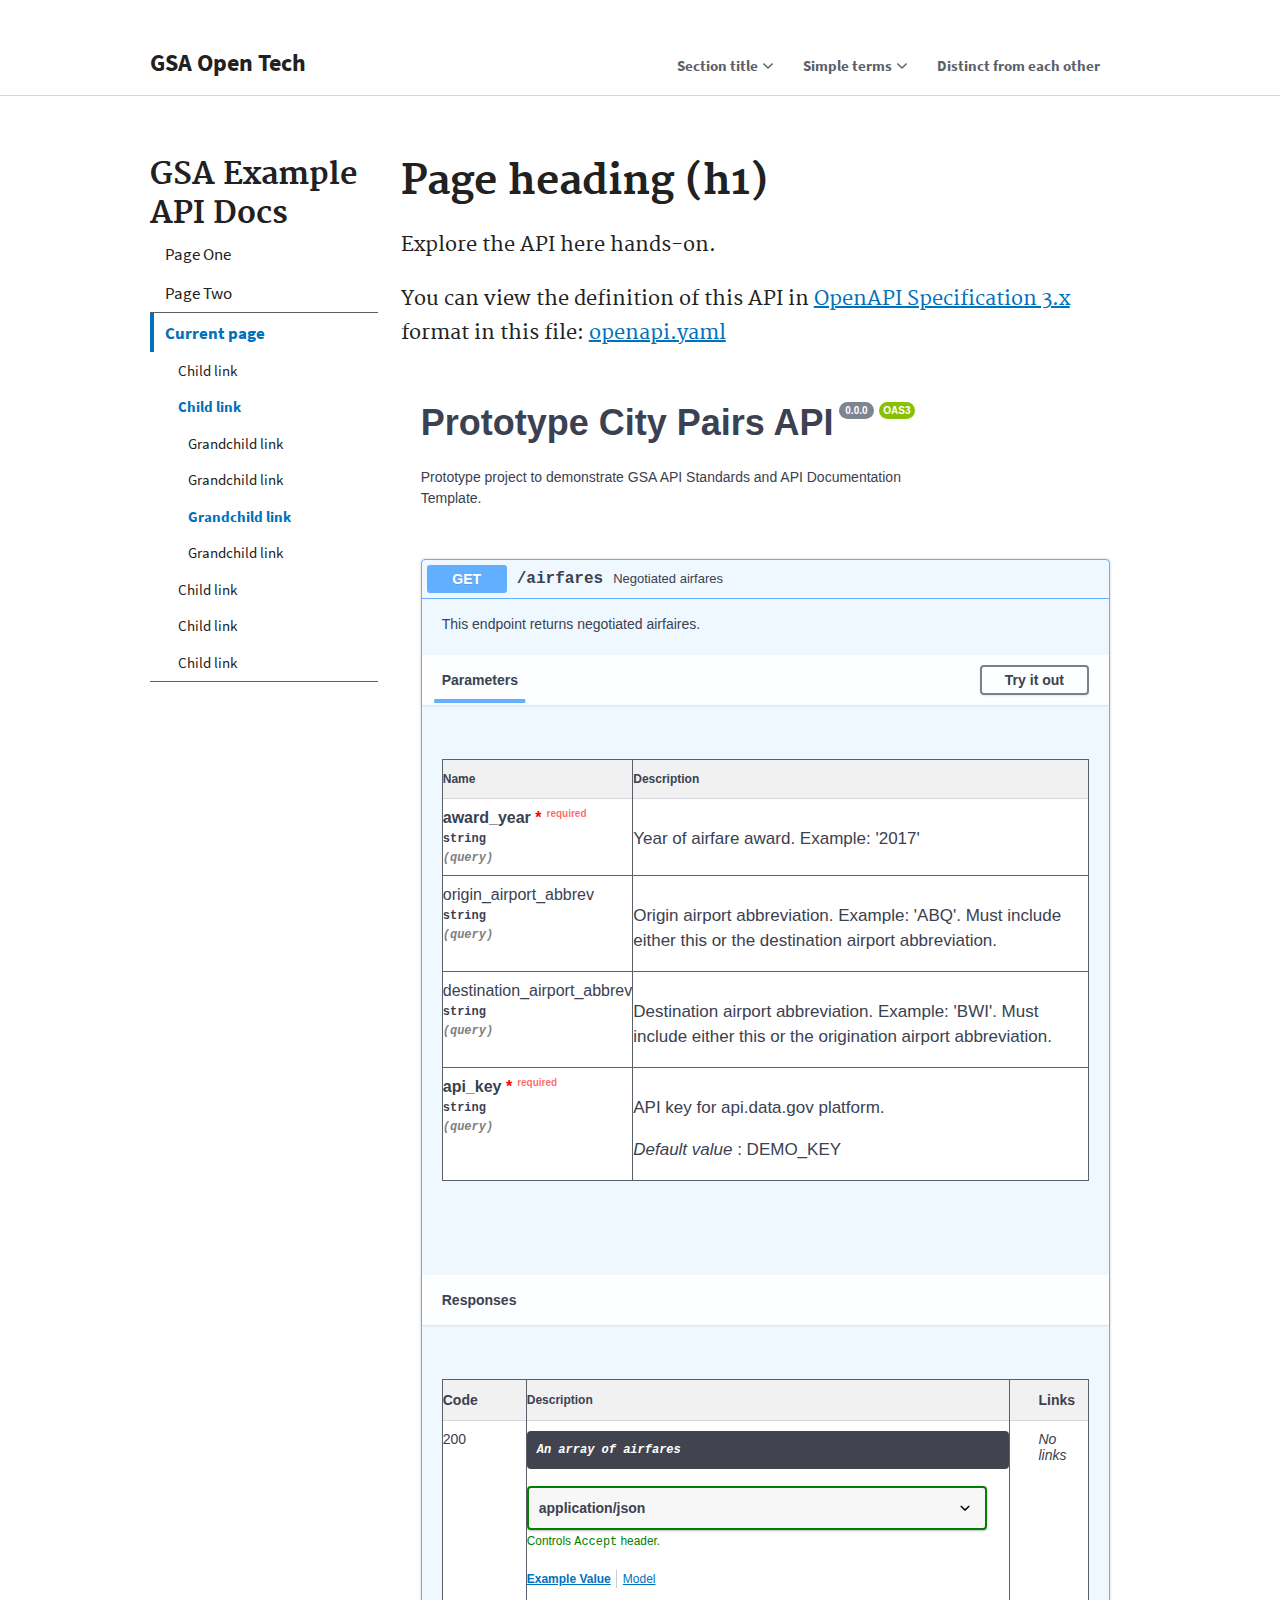
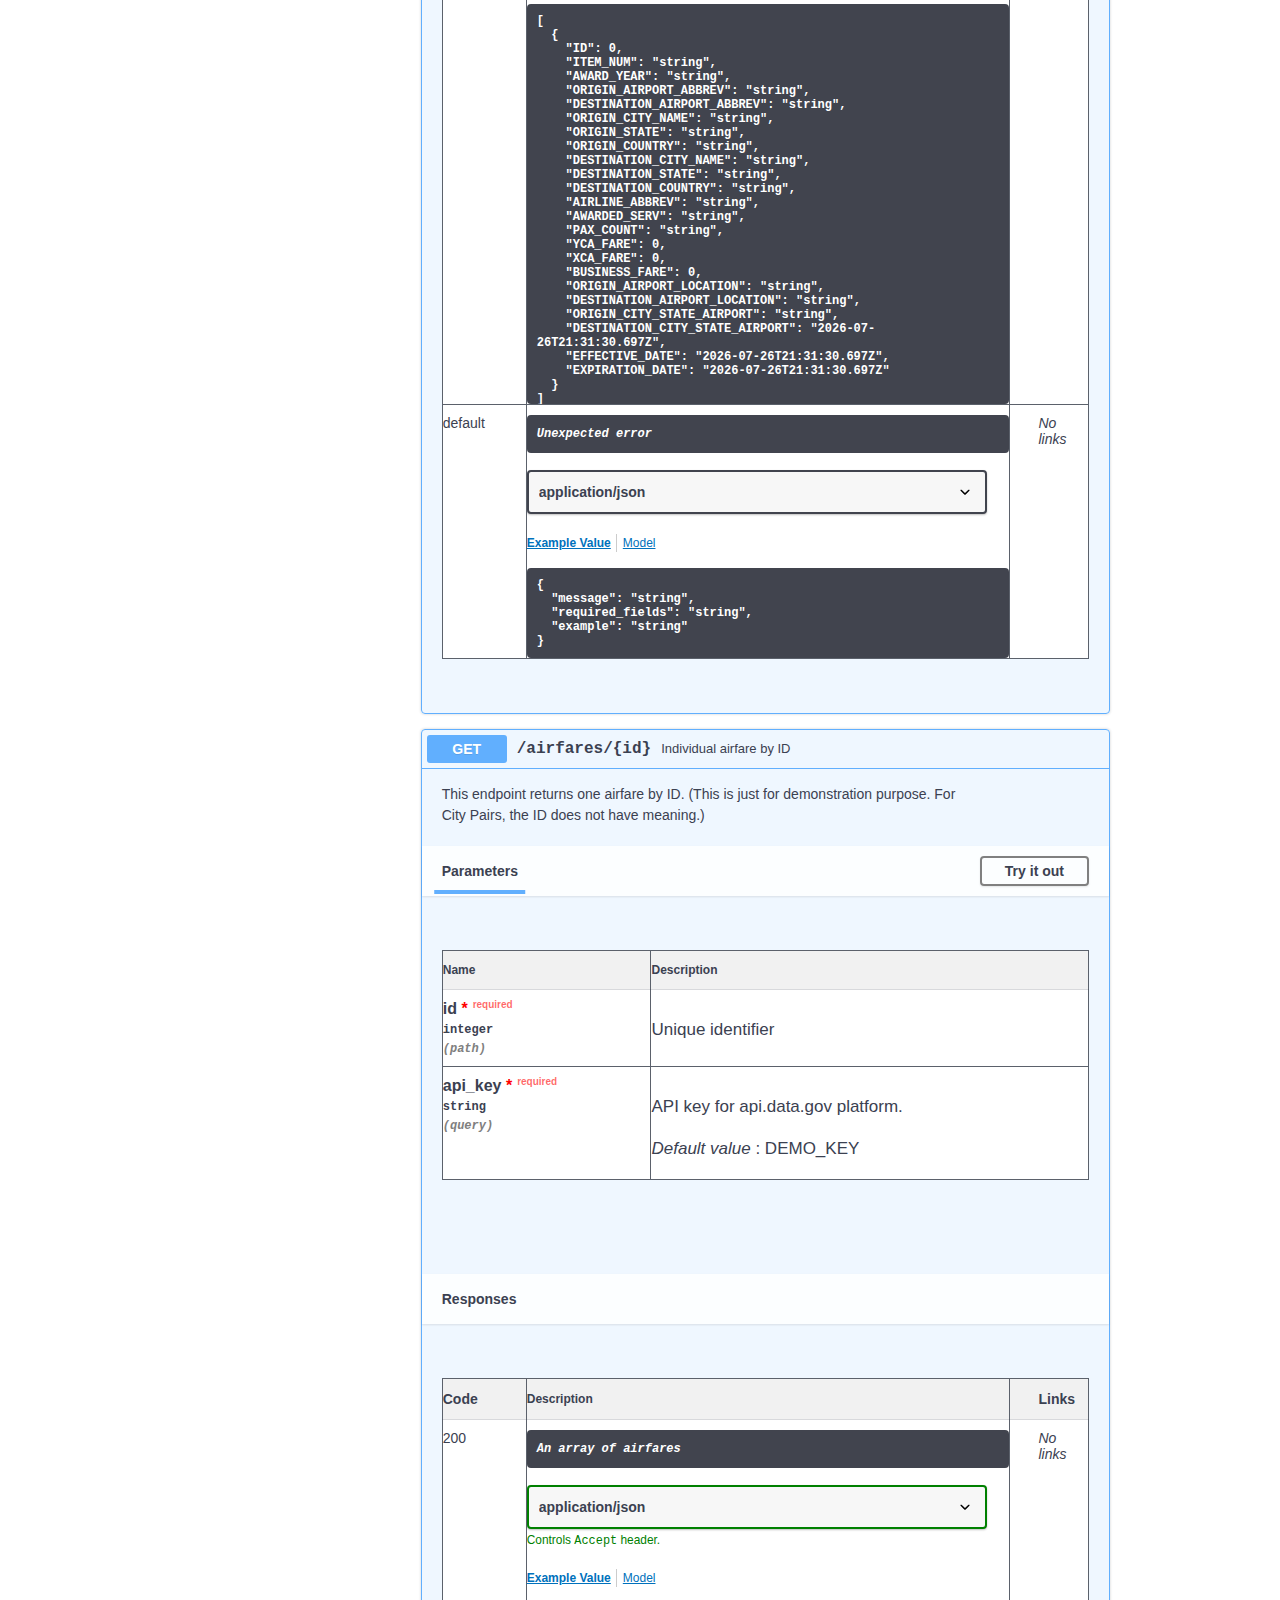
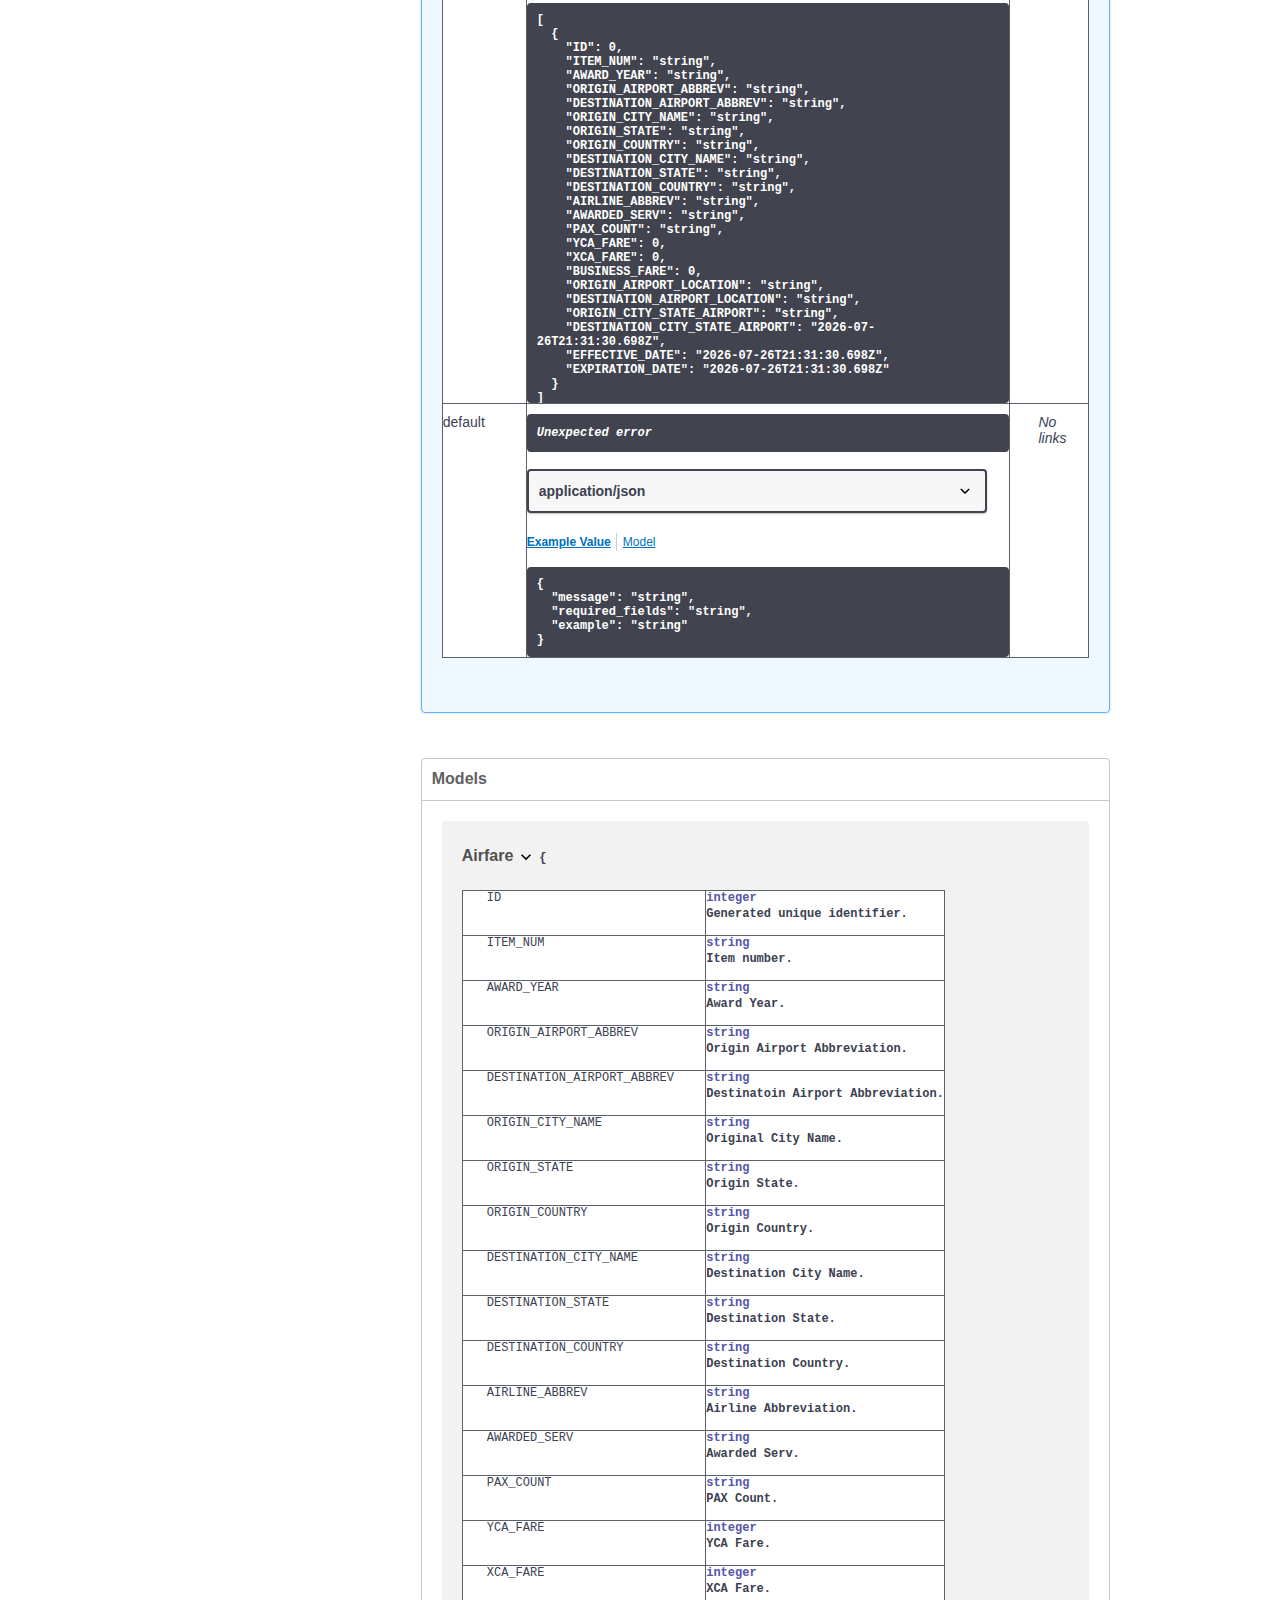
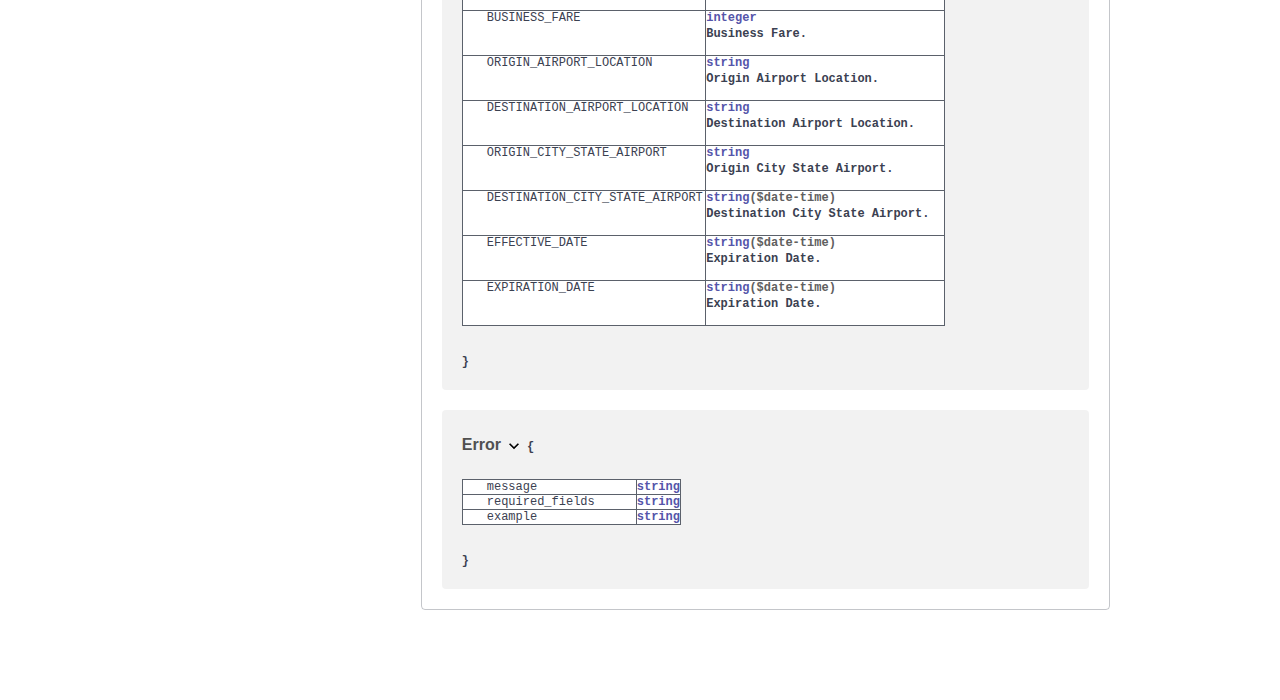
<file: page3.html>
<!DOCTYPE html>
<html lang="en">
 <head>
   <meta charset="utf-8">
   <meta http-equiv="X-UA-Compatible" content="IE=edge">
   <title>API Documentation Template</title>
   <link rel="stylesheet" href="assets/uswds/css/uswds.min.css">
   <link rel="stylesheet" href="assets/css/style.css"> 
  <link rel="stylesheet" type="text/css" href="./swagger-ui.css" >

 </head>

  <body class="page-documentation-template layout-demo ">
    <a class="usa-skipnav" href="#main-content">Skip to main content</a>
  
<header class="usa-header usa-header-basic" role="banner">
  <div class="usa-nav-container">
    <div class="usa-navbar">
  <div class="usa-logo" id="basic-logo">
    <em class="usa-logo-text">
      <a href="https://open.gsa.gov"
        title="Home"
        aria-label="Home">
        GSA Open Tech
      </a>
    </em>
  </div>
  <button class="usa-menu-btn">Menu</button>
</div>

    <nav role="navigation" class="usa-nav">
      
<ul class="usa-nav-primary usa-accordion"><li><button class="usa-accordion-button usa-nav-link" aria-expanded="false" aria-controls="basic-nav-section-one">
      <span>Section title</span>
    </button>
    <ul id="basic-nav-section-one" class="usa-nav-submenu"><li>
              <a href="#">Subsection title</a>
            </li><li>
              <a href="#">Subsection title</a>
            </li><li>
              <a href="#">Subsection title</a>
            </li></ul></li><li><button class="usa-accordion-button usa-nav-link" aria-expanded="false" aria-controls="basic-nav-section-two">
      <span>Simple terms</span>
    </button>
    <ul id="basic-nav-section-two" class="usa-nav-submenu"><li>
              <a href="#">Subsection title</a>
            </li><li>
              <a href="#">Subsection title</a>
            </li><li>
              <a href="#">Subsection title</a>
            </li></ul></li><li><a class="usa-nav-link" href="javascript:void(0)">
      <span>Distinct from each other</span>
    </a></li></ul><form class="usa-search usa-search-small ">

</form>

      
    </nav>
  </div>
</header>
<div class="usa-overlay"></div>


  

<main class="usa-grid usa-section usa-content usa-layout-docs" id="main-content">
  <aside class="usa-width-one-fourth usa-layout-docs-sidenav">
    

<nav>
  
  <h2>GSA Example API Docs</h2>
  <ul class="usa-sidenav-list">
    
  
  <li>
    <a href="index.html">
      Page One
    </a>

    <a href="page2.html">
      Page Two
    </a>
    
  </li>
  
  <li>
    <a href="" class="usa-current">
      Current page
    </a>
    
    <ul class="usa-sidenav-sub_list">
      
  
  <li>
    <a href="">
      Child link
    </a>
    
  </li>
  
  <li>
    <a href="" class="usa-current">
      Child link
    </a>
    
    <ul class="usa-sidenav-sub_list">
      
  
  <li>
    <a href="">
      Grandchild link
    </a>
    
  </li>
  
  <li>
    <a href="">
      Grandchild link
    </a>
    
  </li>
  
  <li>
    <a href="" class="usa-current">
      Grandchild link
    </a>
    
  </li>
  
  <li>
    <a href="">
      Grandchild link
    </a>
    
  </li>
  

    </ul>
    
  </li>
  
  <li>
    <a href="">
      Child link
    </a>
    
  </li>
  
  <li>
    <a href="">
      Child link
    </a>
    
  </li>
  
  <li>
    <a href="">
      Child link
    </a>
    
  </li>
  

    </ul>
    
  </li>
  
  <li>

    
  </li>
  

  </ul>
</nav>

  </aside>

  <div class="usa-width-three-fourths usa-layout-docs-main_content">
    <h1>Page heading (h1)</h1>

    <p class="usa-font-lead">Explore the API here hands-on. </p>

    <p class="usa-font-lead">You can view the definition of this API in <a href="https://github.com/OAI/OpenAPI-Specification">OpenAPI Specification 3.x</a> format in this file: <a href="openapi.yaml">openapi.yaml</a> </p>
    
   
    <!-- add swaggger section -->
<div id="message-bar" class="swagger-ui-wrap">
</div>




<div id="swagger-ui"></div>

<script src="./swagger-ui-bundle.js"> </script>
<script src="./swagger-ui-standalone-preset.js"> </script>
<script>
window.onload = function() {

  // Build a system
  const ui = SwaggerUIBundle({
    url: "openapi.yaml", 
    dom_id: '#swagger-ui',
    docExpansion: "full",
    defaultModelsExpandDepth: 2,
    deepLinking: true,
    presets: [
      SwaggerUIBundle.presets.apis,
      SwaggerUIStandalonePreset
    ],
    plugins: [
      SwaggerUIBundle.plugins.DownloadUrl
    ],
    layout: "StandaloneLayout"
  })

  window.ui = ui
}
</script>


  </div>



</main>
<script src="assets/uswds/js/uswds.min.js"></script>
</body>

</html>
</file>
<file: assets/css/style.css>
/* Swagger UI fixes here */

/* fix swagger ul */
#swagger-ui-container ul {
    margin-left: 0;
}

div .topbar, div .global-server-container, #operations-tag- {
    display: none !important;
}

th .parameters-col_name {
    background-color: black;
}

hgroup.main span.url {
    display: none !important;

}

hgroup.main a.link {
    display: none !important;
}


.swagger-ui input[type=text] {
    border: 1px solid black !important;
}

nav h1,h2,h3 {
    margin: 0!important;
}

div.swagger-ui svg {
    display:none;
}
</file>
<file: swagger-ui.css>
.swagger-ui{
  /*! normalize.css v7.0.0 | MIT License | github.com/necolas/normalize.css */font-family:sans-serif;color:#3b4151}.swagger-ui html{line-height:1.15;-ms-text-size-adjust:100%;-webkit-text-size-adjust:100%}.swagger-ui body{margin:0}.swagger-ui article,.swagger-ui aside,.swagger-ui footer,.swagger-ui header,.swagger-ui nav,.swagger-ui section{display:block}.swagger-ui h1{font-size:2em;margin:.67em 0}.swagger-ui figcaption,.swagger-ui figure,.swagger-ui main{display:block}.swagger-ui figure{margin:1em 40px}.swagger-ui hr{-webkit-box-sizing:content-box;box-sizing:content-box;height:0;overflow:visible}.swagger-ui pre{font-family:monospace,monospace;font-size:1em}.swagger-ui a{background-color:transparent;-webkit-text-decoration-skip:objects}.swagger-ui abbr[title]{border-bottom:none;text-decoration:underline;-webkit-text-decoration:underline dotted;text-decoration:underline dotted}.swagger-ui b,.swagger-ui strong{font-weight:inherit;font-weight:bolder}.swagger-ui code,.swagger-ui kbd,.swagger-ui samp{font-family:monospace,monospace;font-size:1em}.swagger-ui dfn{font-style:italic}.swagger-ui mark{background-color:#ff0;color:#000}.swagger-ui small{font-size:80%}.swagger-ui sub,.swagger-ui sup{font-size:75%;line-height:0;position:relative;vertical-align:baseline}.swagger-ui sub{bottom:-.25em}.swagger-ui sup{top:-.5em}.swagger-ui audio,.swagger-ui video{display:inline-block}.swagger-ui audio:not([controls]){display:none;height:0}.swagger-ui img{border-style:none}.swagger-ui svg:not(:root){overflow:hidden}.swagger-ui button,.swagger-ui input,.swagger-ui optgroup,.swagger-ui select,.swagger-ui textarea{font-family:sans-serif;font-size:100%;line-height:1.15;margin:0}.swagger-ui button,.swagger-ui input{overflow:visible}.swagger-ui button,.swagger-ui select{text-transform:none}.swagger-ui [type=reset],.swagger-ui [type=submit],.swagger-ui button,.swagger-ui html [type=button]{-webkit-appearance:button}.swagger-ui [type=button]::-moz-focus-inner,.swagger-ui [type=reset]::-moz-focus-inner,.swagger-ui [type=submit]::-moz-focus-inner,.swagger-ui button::-moz-focus-inner{border-style:none;padding:0}.swagger-ui [type=button]:-moz-focusring,.swagger-ui [type=reset]:-moz-focusring,.swagger-ui [type=submit]:-moz-focusring,.swagger-ui button:-moz-focusring{outline:1px dotted ButtonText}.swagger-ui fieldset{padding:.35em .75em .625em}.swagger-ui legend{-webkit-box-sizing:border-box;box-sizing:border-box;color:inherit;display:table;max-width:100%;padding:0;white-space:normal}.swagger-ui progress{display:inline-block;vertical-align:baseline}.swagger-ui textarea{overflow:auto}.swagger-ui [type=checkbox],.swagger-ui [type=radio]{-webkit-box-sizing:border-box;box-sizing:border-box;padding:0}.swagger-ui [type=number]::-webkit-inner-spin-button,.swagger-ui [type=number]::-webkit-outer-spin-button{height:auto}.swagger-ui [type=search]{-webkit-appearance:textfield;outline-offset:-2px}.swagger-ui [type=search]::-webkit-search-cancel-button,.swagger-ui [type=search]::-webkit-search-decoration{-webkit-appearance:none}.swagger-ui ::-webkit-file-upload-button{-webkit-appearance:button;font:inherit}.swagger-ui details,.swagger-ui menu{display:block}.swagger-ui summary{display:list-item}.swagger-ui canvas{display:inline-block}.swagger-ui [hidden],.swagger-ui template{display:none}.swagger-ui .debug *{outline:1px solid gold}.swagger-ui .debug-white *{outline:1px solid #fff}.swagger-ui .debug-black *{outline:1px solid #000}.swagger-ui .debug-grid{background:transparent url([data-uri]) repeat 0 0}.swagger-ui .debug-grid-16{background:transparent url([data-uri]) repeat 0 0}.swagger-ui .debug-grid-8-solid{background:#fff url([data-uri]) repeat 0 0}.swagger-ui .debug-grid-16-solid{background:#fff url([data-uri]) repeat 0 0}.swagger-ui .border-box,.swagger-ui a,.swagger-ui article,.swagger-ui body,.swagger-ui code,.swagger-ui dd,.swagger-ui div,.swagger-ui dl,.swagger-ui dt,.swagger-ui fieldset,.swagger-ui footer,.swagger-ui form,.swagger-ui h1,.swagger-ui h2,.swagger-ui h3,.swagger-ui h4,.swagger-ui h5,.swagger-ui h6,.swagger-ui header,.swagger-ui html,.swagger-ui input[type=email],.swagger-ui input[type=number],.swagger-ui input[type=password],.swagger-ui input[type=tel],.swagger-ui input[type=text],.swagger-ui input[type=url],.swagger-ui legend,.swagger-ui li,.swagger-ui main,.swagger-ui ol,.swagger-ui p,.swagger-ui pre,.swagger-ui section,.swagger-ui table,.swagger-ui td,.swagger-ui textarea,.swagger-ui th,.swagger-ui tr,.swagger-ui ul{-webkit-box-sizing:border-box;box-sizing:border-box}.swagger-ui .aspect-ratio{height:0;position:relative}.swagger-ui .aspect-ratio--16x9{padding-bottom:56.25%}.swagger-ui .aspect-ratio--9x16{padding-bottom:177.77%}.swagger-ui .aspect-ratio--4x3{padding-bottom:75%}.swagger-ui .aspect-ratio--3x4{padding-bottom:133.33%}.swagger-ui .aspect-ratio--6x4{padding-bottom:66.6%}.swagger-ui .aspect-ratio--4x6{padding-bottom:150%}.swagger-ui .aspect-ratio--8x5{padding-bottom:62.5%}.swagger-ui .aspect-ratio--5x8{padding-bottom:160%}.swagger-ui .aspect-ratio--7x5{padding-bottom:71.42%}.swagger-ui .aspect-ratio--5x7{padding-bottom:140%}.swagger-ui .aspect-ratio--1x1{padding-bottom:100%}.swagger-ui .aspect-ratio--object{position:absolute;top:0;right:0;bottom:0;left:0;width:100%;height:100%;z-index:100}@media screen and (min-width:30em){.swagger-ui .aspect-ratio-ns{height:0;position:relative}.swagger-ui .aspect-ratio--16x9-ns{padding-bottom:56.25%}.swagger-ui .aspect-ratio--9x16-ns{padding-bottom:177.77%}.swagger-ui .aspect-ratio--4x3-ns{padding-bottom:75%}.swagger-ui .aspect-ratio--3x4-ns{padding-bottom:133.33%}.swagger-ui .aspect-ratio--6x4-ns{padding-bottom:66.6%}.swagger-ui .aspect-ratio--4x6-ns{padding-bottom:150%}.swagger-ui .aspect-ratio--8x5-ns{padding-bottom:62.5%}.swagger-ui .aspect-ratio--5x8-ns{padding-bottom:160%}.swagger-ui .aspect-ratio--7x5-ns{padding-bottom:71.42%}.swagger-ui .aspect-ratio--5x7-ns{padding-bottom:140%}.swagger-ui .aspect-ratio--1x1-ns{padding-bottom:100%}.swagger-ui .aspect-ratio--object-ns{position:absolute;top:0;right:0;bottom:0;left:0;width:100%;height:100%;z-index:100}}@media screen and (min-width:30em) and (max-width:60em){.swagger-ui .aspect-ratio-m{height:0;position:relative}.swagger-ui .aspect-ratio--16x9-m{padding-bottom:56.25%}.swagger-ui .aspect-ratio--9x16-m{padding-bottom:177.77%}.swagger-ui .aspect-ratio--4x3-m{padding-bottom:75%}.swagger-ui .aspect-ratio--3x4-m{padding-bottom:133.33%}.swagger-ui .aspect-ratio--6x4-m{padding-bottom:66.6%}.swagger-ui .aspect-ratio--4x6-m{padding-bottom:150%}.swagger-ui .aspect-ratio--8x5-m{padding-bottom:62.5%}.swagger-ui .aspect-ratio--5x8-m{padding-bottom:160%}.swagger-ui .aspect-ratio--7x5-m{padding-bottom:71.42%}.swagger-ui .aspect-ratio--5x7-m{padding-bottom:140%}.swagger-ui .aspect-ratio--1x1-m{padding-bottom:100%}.swagger-ui .aspect-ratio--object-m{position:absolute;top:0;right:0;bottom:0;left:0;width:100%;height:100%;z-index:100}}@media screen and (min-width:60em){.swagger-ui .aspect-ratio-l{height:0;position:relative}.swagger-ui .aspect-ratio--16x9-l{padding-bottom:56.25%}.swagger-ui .aspect-ratio--9x16-l{padding-bottom:177.77%}.swagger-ui .aspect-ratio--4x3-l{padding-bottom:75%}.swagger-ui .aspect-ratio--3x4-l{padding-bottom:133.33%}.swagger-ui .aspect-ratio--6x4-l{padding-bottom:66.6%}.swagger-ui .aspect-ratio--4x6-l{padding-bottom:150%}.swagger-ui .aspect-ratio--8x5-l{padding-bottom:62.5%}.swagger-ui .aspect-ratio--5x8-l{padding-bottom:160%}.swagger-ui .aspect-ratio--7x5-l{padding-bottom:71.42%}.swagger-ui .aspect-ratio--5x7-l{padding-bottom:140%}.swagger-ui .aspect-ratio--1x1-l{padding-bottom:100%}.swagger-ui .aspect-ratio--object-l{position:absolute;top:0;right:0;bottom:0;left:0;width:100%;height:100%;z-index:100}}.swagger-ui img{max-width:100%}.swagger-ui .cover{background-size:cover!important}.swagger-ui .contain{background-size:contain!important}@media screen and (min-width:30em){.swagger-ui .cover-ns{background-size:cover!important}.swagger-ui .contain-ns{background-size:contain!important}}@media screen and (min-width:30em) and (max-width:60em){.swagger-ui .cover-m{background-size:cover!important}.swagger-ui .contain-m{background-size:contain!important}}@media screen and (min-width:60em){.swagger-ui .cover-l{background-size:cover!important}.swagger-ui .contain-l{background-size:contain!important}}.swagger-ui .bg-center{background-repeat:no-repeat;background-position:50%}.swagger-ui .bg-top{background-repeat:no-repeat;background-position:top}.swagger-ui .bg-right{background-repeat:no-repeat;background-position:100%}.swagger-ui .bg-bottom{background-repeat:no-repeat;background-position:bottom}.swagger-ui .bg-left{background-repeat:no-repeat;background-position:0}@media screen and (min-width:30em){.swagger-ui .bg-center-ns{background-repeat:no-repeat;background-position:50%}.swagger-ui .bg-top-ns{background-repeat:no-repeat;background-position:top}.swagger-ui .bg-right-ns{background-repeat:no-repeat;background-position:100%}.swagger-ui .bg-bottom-ns{background-repeat:no-repeat;background-position:bottom}.swagger-ui .bg-left-ns{background-repeat:no-repeat;background-position:0}}@media screen and (min-width:30em) and (max-width:60em){.swagger-ui .bg-center-m{background-repeat:no-repeat;background-position:50%}.swagger-ui .bg-top-m{background-repeat:no-repeat;background-position:top}.swagger-ui .bg-right-m{background-repeat:no-repeat;background-position:100%}.swagger-ui .bg-bottom-m{background-repeat:no-repeat;background-position:bottom}.swagger-ui .bg-left-m{background-repeat:no-repeat;background-position:0}}@media screen and (min-width:60em){.swagger-ui .bg-center-l{background-repeat:no-repeat;background-position:50%}.swagger-ui .bg-top-l{background-repeat:no-repeat;background-position:top}.swagger-ui .bg-right-l{background-repeat:no-repeat;background-position:100%}.swagger-ui .bg-bottom-l{background-repeat:no-repeat;background-position:bottom}.swagger-ui .bg-left-l{background-repeat:no-repeat;background-position:0}}.swagger-ui .outline{outline:1px solid}.swagger-ui .outline-transparent{outline:1px solid transparent}.swagger-ui .outline-0{outline:0}@media screen and (min-width:30em){.swagger-ui .outline-ns{outline:1px solid}.swagger-ui .outline-transparent-ns{outline:1px solid transparent}.swagger-ui .outline-0-ns{outline:0}}@media screen and (min-width:30em) and (max-width:60em){.swagger-ui .outline-m{outline:1px solid}.swagger-ui .outline-transparent-m{outline:1px solid transparent}.swagger-ui .outline-0-m{outline:0}}@media screen and (min-width:60em){.swagger-ui .outline-l{outline:1px solid}.swagger-ui .outline-transparent-l{outline:1px solid transparent}.swagger-ui .outline-0-l{outline:0}}.swagger-ui .ba{border-style:solid;border-width:1px}.swagger-ui .bt{border-top-style:solid;border-top-width:1px}.swagger-ui .br{border-right-style:solid;border-right-width:1px}.swagger-ui .bb{border-bottom-style:solid;border-bottom-width:1px}.swagger-ui .bl{border-left-style:solid;border-left-width:1px}.swagger-ui .bn{border-style:none;border-width:0}@media screen and (min-width:30em){.swagger-ui .ba-ns{border-style:solid;border-width:1px}.swagger-ui .bt-ns{border-top-style:solid;border-top-width:1px}.swagger-ui .br-ns{border-right-style:solid;border-right-width:1px}.swagger-ui .bb-ns{border-bottom-style:solid;border-bottom-width:1px}.swagger-ui .bl-ns{border-left-style:solid;border-left-width:1px}.swagger-ui .bn-ns{border-style:none;border-width:0}}@media screen and (min-width:30em) and (max-width:60em){.swagger-ui .ba-m{border-style:solid;border-width:1px}.swagger-ui .bt-m{border-top-style:solid;border-top-width:1px}.swagger-ui .br-m{border-right-style:solid;border-right-width:1px}.swagger-ui .bb-m{border-bottom-style:solid;border-bottom-width:1px}.swagger-ui .bl-m{border-left-style:solid;border-left-width:1px}.swagger-ui .bn-m{border-style:none;border-width:0}}@media screen and (min-width:60em){.swagger-ui .ba-l{border-style:solid;border-width:1px}.swagger-ui .bt-l{border-top-style:solid;border-top-width:1px}.swagger-ui .br-l{border-right-style:solid;border-right-width:1px}.swagger-ui .bb-l{border-bottom-style:solid;border-bottom-width:1px}.swagger-ui .bl-l{border-left-style:solid;border-left-width:1px}.swagger-ui .bn-l{border-style:none;border-width:0}}.swagger-ui .b--black{border-color:#000}.swagger-ui .b--near-black{border-color:#111}.swagger-ui .b--dark-gray{border-color:#333}.swagger-ui .b--mid-gray{border-color:#555}.swagger-ui .b--gray{border-color:#777}.swagger-ui .b--silver{border-color:#999}.swagger-ui .b--light-silver{border-color:#aaa}.swagger-ui .b--moon-gray{border-color:#ccc}.swagger-ui .b--light-gray{border-color:#eee}.swagger-ui .b--near-white{border-color:#f4f4f4}.swagger-ui .b--white{border-color:#fff}.swagger-ui .b--white-90{border-color:hsla(0,0%,100%,.9)}.swagger-ui .b--white-80{border-color:hsla(0,0%,100%,.8)}.swagger-ui .b--white-70{border-color:hsla(0,0%,100%,.7)}.swagger-ui .b--white-60{border-color:hsla(0,0%,100%,.6)}.swagger-ui .b--white-50{border-color:hsla(0,0%,100%,.5)}.swagger-ui .b--white-40{border-color:hsla(0,0%,100%,.4)}.swagger-ui .b--white-30{border-color:hsla(0,0%,100%,.3)}.swagger-ui .b--white-20{border-color:hsla(0,0%,100%,.2)}.swagger-ui .b--white-10{border-color:hsla(0,0%,100%,.1)}.swagger-ui .b--white-05{border-color:hsla(0,0%,100%,.05)}.swagger-ui .b--white-025{border-color:hsla(0,0%,100%,.025)}.swagger-ui .b--white-0125{border-color:hsla(0,0%,100%,.0125)}.swagger-ui .b--black-90{border-color:rgba(0,0,0,.9)}.swagger-ui .b--black-80{border-color:rgba(0,0,0,.8)}.swagger-ui .b--black-70{border-color:rgba(0,0,0,.7)}.swagger-ui .b--black-60{border-color:rgba(0,0,0,.6)}.swagger-ui .b--black-50{border-color:rgba(0,0,0,.5)}.swagger-ui .b--black-40{border-color:rgba(0,0,0,.4)}.swagger-ui .b--black-30{border-color:rgba(0,0,0,.3)}.swagger-ui .b--black-20{border-color:rgba(0,0,0,.2)}.swagger-ui .b--black-10{border-color:rgba(0,0,0,.1)}.swagger-ui .b--black-05{border-color:rgba(0,0,0,.05)}.swagger-ui .b--black-025{border-color:rgba(0,0,0,.025)}.swagger-ui .b--black-0125{border-color:rgba(0,0,0,.0125)}.swagger-ui .b--dark-red{border-color:#e7040f}.swagger-ui .b--red{border-color:#ff4136}.swagger-ui .b--light-red{border-color:#ff725c}.swagger-ui .b--orange{border-color:#ff6300}.swagger-ui .b--gold{border-color:#ffb700}.swagger-ui .b--yellow{border-color:gold}.swagger-ui .b--light-yellow{border-color:#fbf1a9}.swagger-ui .b--purple{border-color:#5e2ca5}.swagger-ui .b--light-purple{border-color:#a463f2}.swagger-ui .b--dark-pink{border-color:#d5008f}.swagger-ui .b--hot-pink{border-color:#ff41b4}.swagger-ui .b--pink{border-color:#ff80cc}.swagger-ui .b--light-pink{border-color:#ffa3d7}.swagger-ui .b--dark-green{border-color:#137752}.swagger-ui .b--green{border-color:#19a974}.swagger-ui .b--light-green{border-color:#9eebcf}.swagger-ui .b--navy{border-color:#001b44}.swagger-ui .b--dark-blue{border-color:#00449e}.swagger-ui .b--blue{border-color:#357edd}.swagger-ui .b--light-blue{border-color:#96ccff}.swagger-ui .b--lightest-blue{border-color:#cdecff}.swagger-ui .b--washed-blue{border-color:#f6fffe}.swagger-ui .b--washed-green{border-color:#e8fdf5}.swagger-ui .b--washed-yellow{border-color:#fffceb}.swagger-ui .b--washed-red{border-color:#ffdfdf}.swagger-ui .b--transparent{border-color:transparent}.swagger-ui .b--inherit{border-color:inherit}.swagger-ui .br0{border-radius:0}.swagger-ui .br1{border-radius:.125rem}.swagger-ui .br2{border-radius:.25rem}.swagger-ui .br3{border-radius:.5rem}.swagger-ui .br4{border-radius:1rem}.swagger-ui .br-100{border-radius:100%}.swagger-ui .br-pill{border-radius:9999px}.swagger-ui .br--bottom{border-top-left-radius:0;border-top-right-radius:0}.swagger-ui .br--top{border-bottom-left-radius:0;border-bottom-right-radius:0}.swagger-ui .br--right{border-top-left-radius:0;border-bottom-left-radius:0}.swagger-ui .br--left{border-top-right-radius:0;border-bottom-right-radius:0}@media screen and (min-width:30em){.swagger-ui .br0-ns{border-radius:0}.swagger-ui .br1-ns{border-radius:.125rem}.swagger-ui .br2-ns{border-radius:.25rem}.swagger-ui .br3-ns{border-radius:.5rem}.swagger-ui .br4-ns{border-radius:1rem}.swagger-ui .br-100-ns{border-radius:100%}.swagger-ui .br-pill-ns{border-radius:9999px}.swagger-ui .br--bottom-ns{border-top-left-radius:0;border-top-right-radius:0}.swagger-ui .br--top-ns{border-bottom-left-radius:0;border-bottom-right-radius:0}.swagger-ui .br--right-ns{border-top-left-radius:0;border-bottom-left-radius:0}.swagger-ui .br--left-ns{border-top-right-radius:0;border-bottom-right-radius:0}}@media screen and (min-width:30em) and (max-width:60em){.swagger-ui .br0-m{border-radius:0}.swagger-ui .br1-m{border-radius:.125rem}.swagger-ui .br2-m{border-radius:.25rem}.swagger-ui .br3-m{border-radius:.5rem}.swagger-ui .br4-m{border-radius:1rem}.swagger-ui .br-100-m{border-radius:100%}.swagger-ui .br-pill-m{border-radius:9999px}.swagger-ui .br--bottom-m{border-top-left-radius:0;border-top-right-radius:0}.swagger-ui .br--top-m{border-bottom-left-radius:0;border-bottom-right-radius:0}.swagger-ui .br--right-m{border-top-left-radius:0;border-bottom-left-radius:0}.swagger-ui .br--left-m{border-top-right-radius:0;border-bottom-right-radius:0}}@media screen and (min-width:60em){.swagger-ui .br0-l{border-radius:0}.swagger-ui .br1-l{border-radius:.125rem}.swagger-ui .br2-l{border-radius:.25rem}.swagger-ui .br3-l{border-radius:.5rem}.swagger-ui .br4-l{border-radius:1rem}.swagger-ui .br-100-l{border-radius:100%}.swagger-ui .br-pill-l{border-radius:9999px}.swagger-ui .br--bottom-l{border-radius-top-left:0;border-radius-top-right:0}.swagger-ui .br--top-l{border-bottom-left-radius:0;border-bottom-right-radius:0}.swagger-ui .br--right-l{border-top-left-radius:0;border-bottom-left-radius:0}.swagger-ui .br--left-l{border-top-right-radius:0;border-bottom-right-radius:0}}.swagger-ui .b--dotted{border-style:dotted}.swagger-ui .b--dashed{border-style:dashed}.swagger-ui .b--solid{border-style:solid}.swagger-ui .b--none{border-style:none}@media screen and (min-width:30em){.swagger-ui .b--dotted-ns{border-style:dotted}.swagger-ui .b--dashed-ns{border-style:dashed}.swagger-ui .b--solid-ns{border-style:solid}.swagger-ui .b--none-ns{border-style:none}}@media screen and (min-width:30em) and (max-width:60em){.swagger-ui .b--dotted-m{border-style:dotted}.swagger-ui .b--dashed-m{border-style:dashed}.swagger-ui .b--solid-m{border-style:solid}.swagger-ui .b--none-m{border-style:none}}@media screen and (min-width:60em){.swagger-ui .b--dotted-l{border-style:dotted}.swagger-ui .b--dashed-l{border-style:dashed}.swagger-ui .b--solid-l{border-style:solid}.swagger-ui .b--none-l{border-style:none}}.swagger-ui .bw0{border-width:0}.swagger-ui .bw1{border-width:.125rem}.swagger-ui .bw2{border-width:.25rem}.swagger-ui .bw3{border-width:.5rem}.swagger-ui .bw4{border-width:1rem}.swagger-ui .bw5{border-width:2rem}.swagger-ui .bt-0{border-top-width:0}.swagger-ui .br-0{border-right-width:0}.swagger-ui .bb-0{border-bottom-width:0}.swagger-ui .bl-0{border-left-width:0}@media screen and (min-width:30em){.swagger-ui .bw0-ns{border-width:0}.swagger-ui .bw1-ns{border-width:.125rem}.swagger-ui .bw2-ns{border-width:.25rem}.swagger-ui .bw3-ns{border-width:.5rem}.swagger-ui .bw4-ns{border-width:1rem}.swagger-ui .bw5-ns{border-width:2rem}.swagger-ui .bt-0-ns{border-top-width:0}.swagger-ui .br-0-ns{border-right-width:0}.swagger-ui .bb-0-ns{border-bottom-width:0}.swagger-ui .bl-0-ns{border-left-width:0}}@media screen and (min-width:30em) and (max-width:60em){.swagger-ui .bw0-m{border-width:0}.swagger-ui .bw1-m{border-width:.125rem}.swagger-ui .bw2-m{border-width:.25rem}.swagger-ui .bw3-m{border-width:.5rem}.swagger-ui .bw4-m{border-width:1rem}.swagger-ui .bw5-m{border-width:2rem}.swagger-ui .bt-0-m{border-top-width:0}.swagger-ui .br-0-m{border-right-width:0}.swagger-ui .bb-0-m{border-bottom-width:0}.swagger-ui .bl-0-m{border-left-width:0}}@media screen and (min-width:60em){.swagger-ui .bw0-l{border-width:0}.swagger-ui .bw1-l{border-width:.125rem}.swagger-ui .bw2-l{border-width:.25rem}.swagger-ui .bw3-l{border-width:.5rem}.swagger-ui .bw4-l{border-width:1rem}.swagger-ui .bw5-l{border-width:2rem}.swagger-ui .bt-0-l{border-top-width:0}.swagger-ui .br-0-l{border-right-width:0}.swagger-ui .bb-0-l{border-bottom-width:0}.swagger-ui .bl-0-l{border-left-width:0}}.swagger-ui .shadow-1{-webkit-box-shadow:0 0 4px 2px rgba(0,0,0,.2);box-shadow:0 0 4px 2px rgba(0,0,0,.2)}.swagger-ui .shadow-2{-webkit-box-shadow:0 0 8px 2px rgba(0,0,0,.2);box-shadow:0 0 8px 2px rgba(0,0,0,.2)}.swagger-ui .shadow-3{-webkit-box-shadow:2px 2px 4px 2px rgba(0,0,0,.2);box-shadow:2px 2px 4px 2px rgba(0,0,0,.2)}.swagger-ui .shadow-4{-webkit-box-shadow:2px 2px 8px 0 rgba(0,0,0,.2);box-shadow:2px 2px 8px 0 rgba(0,0,0,.2)}.swagger-ui .shadow-5{-webkit-box-shadow:4px 4px 8px 0 rgba(0,0,0,.2);box-shadow:4px 4px 8px 0 rgba(0,0,0,.2)}@media screen and (min-width:30em){.swagger-ui .shadow-1-ns{-webkit-box-shadow:0 0 4px 2px rgba(0,0,0,.2);box-shadow:0 0 4px 2px rgba(0,0,0,.2)}.swagger-ui .shadow-2-ns{-webkit-box-shadow:0 0 8px 2px rgba(0,0,0,.2);box-shadow:0 0 8px 2px rgba(0,0,0,.2)}.swagger-ui .shadow-3-ns{-webkit-box-shadow:2px 2px 4px 2px rgba(0,0,0,.2);box-shadow:2px 2px 4px 2px rgba(0,0,0,.2)}.swagger-ui .shadow-4-ns{-webkit-box-shadow:2px 2px 8px 0 rgba(0,0,0,.2);box-shadow:2px 2px 8px 0 rgba(0,0,0,.2)}.swagger-ui .shadow-5-ns{-webkit-box-shadow:4px 4px 8px 0 rgba(0,0,0,.2);box-shadow:4px 4px 8px 0 rgba(0,0,0,.2)}}@media screen and (min-width:30em) and (max-width:60em){.swagger-ui .shadow-1-m{-webkit-box-shadow:0 0 4px 2px rgba(0,0,0,.2);box-shadow:0 0 4px 2px rgba(0,0,0,.2)}.swagger-ui .shadow-2-m{-webkit-box-shadow:0 0 8px 2px rgba(0,0,0,.2);box-shadow:0 0 8px 2px rgba(0,0,0,.2)}.swagger-ui .shadow-3-m{-webkit-box-shadow:2px 2px 4px 2px rgba(0,0,0,.2);box-shadow:2px 2px 4px 2px rgba(0,0,0,.2)}.swagger-ui .shadow-4-m{-webkit-box-shadow:2px 2px 8px 0 rgba(0,0,0,.2);box-shadow:2px 2px 8px 0 rgba(0,0,0,.2)}.swagger-ui .shadow-5-m{-webkit-box-shadow:4px 4px 8px 0 rgba(0,0,0,.2);box-shadow:4px 4px 8px 0 rgba(0,0,0,.2)}}@media screen and (min-width:60em){.swagger-ui .shadow-1-l{-webkit-box-shadow:0 0 4px 2px rgba(0,0,0,.2);box-shadow:0 0 4px 2px rgba(0,0,0,.2)}.swagger-ui .shadow-2-l{-webkit-box-shadow:0 0 8px 2px rgba(0,0,0,.2);box-shadow:0 0 8px 2px rgba(0,0,0,.2)}.swagger-ui .shadow-3-l{-webkit-box-shadow:2px 2px 4px 2px rgba(0,0,0,.2);box-shadow:2px 2px 4px 2px rgba(0,0,0,.2)}.swagger-ui .shadow-4-l{-webkit-box-shadow:2px 2px 8px 0 rgba(0,0,0,.2);box-shadow:2px 2px 8px 0 rgba(0,0,0,.2)}.swagger-ui .shadow-5-l{-webkit-box-shadow:4px 4px 8px 0 rgba(0,0,0,.2);box-shadow:4px 4px 8px 0 rgba(0,0,0,.2)}}.swagger-ui .pre{overflow-x:auto;overflow-y:hidden;overflow:scroll}.swagger-ui .top-0{top:0}.swagger-ui .right-0{right:0}.swagger-ui .bottom-0{bottom:0}.swagger-ui .left-0{left:0}.swagger-ui .top-1{top:1rem}.swagger-ui .right-1{right:1rem}.swagger-ui .bottom-1{bottom:1rem}.swagger-ui .left-1{left:1rem}.swagger-ui .top-2{top:2rem}.swagger-ui .right-2{right:2rem}.swagger-ui .bottom-2{bottom:2rem}.swagger-ui .left-2{left:2rem}.swagger-ui .top--1{top:-1rem}.swagger-ui .right--1{right:-1rem}.swagger-ui .bottom--1{bottom:-1rem}.swagger-ui .left--1{left:-1rem}.swagger-ui .top--2{top:-2rem}.swagger-ui .right--2{right:-2rem}.swagger-ui .bottom--2{bottom:-2rem}.swagger-ui .left--2{left:-2rem}.swagger-ui .absolute--fill{top:0;right:0;bottom:0;left:0}@media screen and (min-width:30em){.swagger-ui .top-0-ns{top:0}.swagger-ui .left-0-ns{left:0}.swagger-ui .right-0-ns{right:0}.swagger-ui .bottom-0-ns{bottom:0}.swagger-ui .top-1-ns{top:1rem}.swagger-ui .left-1-ns{left:1rem}.swagger-ui .right-1-ns{right:1rem}.swagger-ui .bottom-1-ns{bottom:1rem}.swagger-ui .top-2-ns{top:2rem}.swagger-ui .left-2-ns{left:2rem}.swagger-ui .right-2-ns{right:2rem}.swagger-ui .bottom-2-ns{bottom:2rem}.swagger-ui .top--1-ns{top:-1rem}.swagger-ui .right--1-ns{right:-1rem}.swagger-ui .bottom--1-ns{bottom:-1rem}.swagger-ui .left--1-ns{left:-1rem}.swagger-ui .top--2-ns{top:-2rem}.swagger-ui .right--2-ns{right:-2rem}.swagger-ui .bottom--2-ns{bottom:-2rem}.swagger-ui .left--2-ns{left:-2rem}.swagger-ui .absolute--fill-ns{top:0;right:0;bottom:0;left:0}}@media screen and (min-width:30em) and (max-width:60em){.swagger-ui .top-0-m{top:0}.swagger-ui .left-0-m{left:0}.swagger-ui .right-0-m{right:0}.swagger-ui .bottom-0-m{bottom:0}.swagger-ui .top-1-m{top:1rem}.swagger-ui .left-1-m{left:1rem}.swagger-ui .right-1-m{right:1rem}.swagger-ui .bottom-1-m{bottom:1rem}.swagger-ui .top-2-m{top:2rem}.swagger-ui .left-2-m{left:2rem}.swagger-ui .right-2-m{right:2rem}.swagger-ui .bottom-2-m{bottom:2rem}.swagger-ui .top--1-m{top:-1rem}.swagger-ui .right--1-m{right:-1rem}.swagger-ui .bottom--1-m{bottom:-1rem}.swagger-ui .left--1-m{left:-1rem}.swagger-ui .top--2-m{top:-2rem}.swagger-ui .right--2-m{right:-2rem}.swagger-ui .bottom--2-m{bottom:-2rem}.swagger-ui .left--2-m{left:-2rem}.swagger-ui .absolute--fill-m{top:0;right:0;bottom:0;left:0}}@media screen and (min-width:60em){.swagger-ui .top-0-l{top:0}.swagger-ui .left-0-l{left:0}.swagger-ui .right-0-l{right:0}.swagger-ui .bottom-0-l{bottom:0}.swagger-ui .top-1-l{top:1rem}.swagger-ui .left-1-l{left:1rem}.swagger-ui .right-1-l{right:1rem}.swagger-ui .bottom-1-l{bottom:1rem}.swagger-ui .top-2-l{top:2rem}.swagger-ui .left-2-l{left:2rem}.swagger-ui .right-2-l{right:2rem}.swagger-ui .bottom-2-l{bottom:2rem}.swagger-ui .top--1-l{top:-1rem}.swagger-ui .right--1-l{right:-1rem}.swagger-ui .bottom--1-l{bottom:-1rem}.swagger-ui .left--1-l{left:-1rem}.swagger-ui .top--2-l{top:-2rem}.swagger-ui .right--2-l{right:-2rem}.swagger-ui .bottom--2-l{bottom:-2rem}.swagger-ui .left--2-l{left:-2rem}.swagger-ui .absolute--fill-l{top:0;right:0;bottom:0;left:0}}.swagger-ui .cf:after,.swagger-ui .cf:before{content:" ";display:table}.swagger-ui .cf:after{clear:both}.swagger-ui .cf{*zoom:1}.swagger-ui .cl{clear:left}.swagger-ui .cr{clear:right}.swagger-ui .cb{clear:both}.swagger-ui .cn{clear:none}@media screen and (min-width:30em){.swagger-ui .cl-ns{clear:left}.swagger-ui .cr-ns{clear:right}.swagger-ui .cb-ns{clear:both}.swagger-ui .cn-ns{clear:none}}@media screen and (min-width:30em) and (max-width:60em){.swagger-ui .cl-m{clear:left}.swagger-ui .cr-m{clear:right}.swagger-ui .cb-m{clear:both}.swagger-ui .cn-m{clear:none}}@media screen and (min-width:60em){.swagger-ui .cl-l{clear:left}.swagger-ui .cr-l{clear:right}.swagger-ui .cb-l{clear:both}.swagger-ui .cn-l{clear:none}}.swagger-ui .dn{display:none}.swagger-ui .di{display:inline}.swagger-ui .db{display:block}.swagger-ui .dib{display:inline-block}.swagger-ui .dit{display:inline-table}.swagger-ui .dt{display:table}.swagger-ui .dtc{display:table-cell}.swagger-ui .dt-row{display:table-row}.swagger-ui .dt-row-group{display:table-row-group}.swagger-ui .dt-column{display:table-column}.swagger-ui .dt-column-group{display:table-column-group}.swagger-ui .dt--fixed{table-layout:fixed;width:100%}@media screen and (min-width:30em){.swagger-ui .dn-ns{display:none}.swagger-ui .di-ns{display:inline}.swagger-ui .db-ns{display:block}.swagger-ui .dib-ns{display:inline-block}.swagger-ui .dit-ns{display:inline-table}.swagger-ui .dt-ns{display:table}.swagger-ui .dtc-ns{display:table-cell}.swagger-ui .dt-row-ns{display:table-row}.swagger-ui .dt-row-group-ns{display:table-row-group}.swagger-ui .dt-column-ns{display:table-column}.swagger-ui .dt-column-group-ns{display:table-column-group}.swagger-ui .dt--fixed-ns{table-layout:fixed;width:100%}}@media screen and (min-width:30em) and (max-width:60em){.swagger-ui .dn-m{display:none}.swagger-ui .di-m{display:inline}.swagger-ui .db-m{display:block}.swagger-ui .dib-m{display:inline-block}.swagger-ui .dit-m{display:inline-table}.swagger-ui .dt-m{display:table}.swagger-ui .dtc-m{display:table-cell}.swagger-ui .dt-row-m{display:table-row}.swagger-ui .dt-row-group-m{display:table-row-group}.swagger-ui .dt-column-m{display:table-column}.swagger-ui .dt-column-group-m{display:table-column-group}.swagger-ui .dt--fixed-m{table-layout:fixed;width:100%}}@media screen and (min-width:60em){.swagger-ui .dn-l{display:none}.swagger-ui .di-l{display:inline}.swagger-ui .db-l{display:block}.swagger-ui .dib-l{display:inline-block}.swagger-ui .dit-l{display:inline-table}.swagger-ui .dt-l{display:table}.swagger-ui .dtc-l{display:table-cell}.swagger-ui .dt-row-l{display:table-row}.swagger-ui .dt-row-group-l{display:table-row-group}.swagger-ui .dt-column-l{display:table-column}.swagger-ui .dt-column-group-l{display:table-column-group}.swagger-ui .dt--fixed-l{table-layout:fixed;width:100%}}.swagger-ui .flex{display:-webkit-box;display:-ms-flexbox;display:flex}.swagger-ui .inline-flex{display:-webkit-inline-box;display:-ms-inline-flexbox;display:inline-flex}.swagger-ui .flex-auto{-webkit-box-flex:1;-ms-flex:1 1 auto;flex:1 1 auto;min-width:0;min-height:0}.swagger-ui .flex-none{-webkit-box-flex:0;-ms-flex:none;flex:none}.swagger-ui .flex-column{-webkit-box-orient:vertical;-webkit-box-direction:normal;-ms-flex-direction:column;flex-direction:column}.swagger-ui .flex-row{-webkit-box-orient:horizontal;-webkit-box-direction:normal;-ms-flex-direction:row;flex-direction:row}.swagger-ui .flex-wrap{-ms-flex-wrap:wrap;flex-wrap:wrap}.swagger-ui .flex-nowrap{-ms-flex-wrap:nowrap;flex-wrap:nowrap}.swagger-ui .flex-wrap-reverse{-ms-flex-wrap:wrap-reverse;flex-wrap:wrap-reverse}.swagger-ui .flex-column-reverse{-webkit-box-orient:vertical;-webkit-box-direction:reverse;-ms-flex-direction:column-reverse;flex-direction:column-reverse}.swagger-ui .flex-row-reverse{-webkit-box-orient:horizontal;-webkit-box-direction:reverse;-ms-flex-direction:row-reverse;flex-direction:row-reverse}.swagger-ui .items-start{-webkit-box-align:start;-ms-flex-align:start;align-items:flex-start}.swagger-ui .items-end{-webkit-box-align:end;-ms-flex-align:end;align-items:flex-end}.swagger-ui .items-center{-webkit-box-align:center;-ms-flex-align:center;align-items:center}.swagger-ui .items-baseline{-webkit-box-align:baseline;-ms-flex-align:baseline;align-items:baseline}.swagger-ui .items-stretch{-webkit-box-align:stretch;-ms-flex-align:stretch;align-items:stretch}.swagger-ui .self-start{-ms-flex-item-align:start;align-self:flex-start}.swagger-ui .self-end{-ms-flex-item-align:end;align-self:flex-end}.swagger-ui .self-center{-ms-flex-item-align:center;align-self:center}.swagger-ui .self-baseline{-ms-flex-item-align:baseline;align-self:baseline}.swagger-ui .self-stretch{-ms-flex-item-align:stretch;align-self:stretch}.swagger-ui .justify-start{-webkit-box-pack:start;-ms-flex-pack:start;justify-content:flex-start}.swagger-ui .justify-end{-webkit-box-pack:end;-ms-flex-pack:end;justify-content:flex-end}.swagger-ui .justify-center{-webkit-box-pack:center;-ms-flex-pack:center;justify-content:center}.swagger-ui .justify-between{-webkit-box-pack:justify;-ms-flex-pack:justify;justify-content:space-between}.swagger-ui .justify-around{-ms-flex-pack:distribute;justify-content:space-around}.swagger-ui .content-start{-ms-flex-line-pack:start;align-content:flex-start}.swagger-ui .content-end{-ms-flex-line-pack:end;align-content:flex-end}.swagger-ui .content-center{-ms-flex-line-pack:center;align-content:center}.swagger-ui .content-between{-ms-flex-line-pack:justify;align-content:space-between}.swagger-ui .content-around{-ms-flex-line-pack:distribute;align-content:space-around}.swagger-ui .content-stretch{-ms-flex-line-pack:stretch;align-content:stretch}.swagger-ui .order-0{-webkit-box-ordinal-group:1;-ms-flex-order:0;order:0}.swagger-ui .order-1{-webkit-box-ordinal-group:2;-ms-flex-order:1;order:1}.swagger-ui .order-2{-webkit-box-ordinal-group:3;-ms-flex-order:2;order:2}.swagger-ui .order-3{-webkit-box-ordinal-group:4;-ms-flex-order:3;order:3}.swagger-ui .order-4{-webkit-box-ordinal-group:5;-ms-flex-order:4;order:4}.swagger-ui .order-5{-webkit-box-ordinal-group:6;-ms-flex-order:5;order:5}.swagger-ui .order-6{-webkit-box-ordinal-group:7;-ms-flex-order:6;order:6}.swagger-ui .order-7{-webkit-box-ordinal-group:8;-ms-flex-order:7;order:7}.swagger-ui .order-8{-webkit-box-ordinal-group:9;-ms-flex-order:8;order:8}.swagger-ui .order-last{-webkit-box-ordinal-group:100000;-ms-flex-order:99999;order:99999}.swagger-ui .flex-grow-0{-webkit-box-flex:0;-ms-flex-positive:0;flex-grow:0}.swagger-ui .flex-grow-1{-webkit-box-flex:1;-ms-flex-positive:1;flex-grow:1}.swagger-ui .flex-shrink-0{-ms-flex-negative:0;flex-shrink:0}.swagger-ui .flex-shrink-1{-ms-flex-negative:1;flex-shrink:1}@media screen and (min-width:30em){.swagger-ui .flex-ns{display:-webkit-box;display:-ms-flexbox;display:flex}.swagger-ui .inline-flex-ns{display:-webkit-inline-box;display:-ms-inline-flexbox;display:inline-flex}.swagger-ui .flex-auto-ns{-webkit-box-flex:1;-ms-flex:1 1 auto;flex:1 1 auto;min-width:0;min-height:0}.swagger-ui .flex-none-ns{-webkit-box-flex:0;-ms-flex:none;flex:none}.swagger-ui .flex-column-ns{-webkit-box-orient:vertical;-webkit-box-direction:normal;-ms-flex-direction:column;flex-direction:column}.swagger-ui .flex-row-ns{-webkit-box-orient:horizontal;-webkit-box-direction:normal;-ms-flex-direction:row;flex-direction:row}.swagger-ui .flex-wrap-ns{-ms-flex-wrap:wrap;flex-wrap:wrap}.swagger-ui .flex-nowrap-ns{-ms-flex-wrap:nowrap;flex-wrap:nowrap}.swagger-ui .flex-wrap-reverse-ns{-ms-flex-wrap:wrap-reverse;flex-wrap:wrap-reverse}.swagger-ui .flex-column-reverse-ns{-webkit-box-orient:vertical;-webkit-box-direction:reverse;-ms-flex-direction:column-reverse;flex-direction:column-reverse}.swagger-ui .flex-row-reverse-ns{-webkit-box-orient:horizontal;-webkit-box-direction:reverse;-ms-flex-direction:row-reverse;flex-direction:row-reverse}.swagger-ui .items-start-ns{-webkit-box-align:start;-ms-flex-align:start;align-items:flex-start}.swagger-ui .items-end-ns{-webkit-box-align:end;-ms-flex-align:end;align-items:flex-end}.swagger-ui .items-center-ns{-webkit-box-align:center;-ms-flex-align:center;align-items:center}.swagger-ui .items-baseline-ns{-webkit-box-align:baseline;-ms-flex-align:baseline;align-items:baseline}.swagger-ui .items-stretch-ns{-webkit-box-align:stretch;-ms-flex-align:stretch;align-items:stretch}.swagger-ui .self-start-ns{-ms-flex-item-align:start;align-self:flex-start}.swagger-ui .self-end-ns{-ms-flex-item-align:end;align-self:flex-end}.swagger-ui .self-center-ns{-ms-flex-item-align:center;align-self:center}.swagger-ui .self-baseline-ns{-ms-flex-item-align:baseline;align-self:baseline}.swagger-ui .self-stretch-ns{-ms-flex-item-align:stretch;align-self:stretch}.swagger-ui .justify-start-ns{-webkit-box-pack:start;-ms-flex-pack:start;justify-content:flex-start}.swagger-ui .justify-end-ns{-webkit-box-pack:end;-ms-flex-pack:end;justify-content:flex-end}.swagger-ui .justify-center-ns{-webkit-box-pack:center;-ms-flex-pack:center;justify-content:center}.swagger-ui .justify-between-ns{-webkit-box-pack:justify;-ms-flex-pack:justify;justify-content:space-between}.swagger-ui .justify-around-ns{-ms-flex-pack:distribute;justify-content:space-around}.swagger-ui .content-start-ns{-ms-flex-line-pack:start;align-content:flex-start}.swagger-ui .content-end-ns{-ms-flex-line-pack:end;align-content:flex-end}.swagger-ui .content-center-ns{-ms-flex-line-pack:center;align-content:center}.swagger-ui .content-between-ns{-ms-flex-line-pack:justify;align-content:space-between}.swagger-ui .content-around-ns{-ms-flex-line-pack:distribute;align-content:space-around}.swagger-ui .content-stretch-ns{-ms-flex-line-pack:stretch;align-content:stretch}.swagger-ui .order-0-ns{-webkit-box-ordinal-group:1;-ms-flex-order:0;order:0}.swagger-ui .order-1-ns{-webkit-box-ordinal-group:2;-ms-flex-order:1;order:1}.swagger-ui .order-2-ns{-webkit-box-ordinal-group:3;-ms-flex-order:2;order:2}.swagger-ui .order-3-ns{-webkit-box-ordinal-group:4;-ms-flex-order:3;order:3}.swagger-ui .order-4-ns{-webkit-box-ordinal-group:5;-ms-flex-order:4;order:4}.swagger-ui .order-5-ns{-webkit-box-ordinal-group:6;-ms-flex-order:5;order:5}.swagger-ui .order-6-ns{-webkit-box-ordinal-group:7;-ms-flex-order:6;order:6}.swagger-ui .order-7-ns{-webkit-box-ordinal-group:8;-ms-flex-order:7;order:7}.swagger-ui .order-8-ns{-webkit-box-ordinal-group:9;-ms-flex-order:8;order:8}.swagger-ui .order-last-ns{-webkit-box-ordinal-group:100000;-ms-flex-order:99999;order:99999}.swagger-ui .flex-grow-0-ns{-webkit-box-flex:0;-ms-flex-positive:0;flex-grow:0}.swagger-ui .flex-grow-1-ns{-webkit-box-flex:1;-ms-flex-positive:1;flex-grow:1}.swagger-ui .flex-shrink-0-ns{-ms-flex-negative:0;flex-shrink:0}.swagger-ui .flex-shrink-1-ns{-ms-flex-negative:1;flex-shrink:1}}@media screen and (min-width:30em) and (max-width:60em){.swagger-ui .flex-m{display:-webkit-box;display:-ms-flexbox;display:flex}.swagger-ui .inline-flex-m{display:-webkit-inline-box;display:-ms-inline-flexbox;display:inline-flex}.swagger-ui .flex-auto-m{-webkit-box-flex:1;-ms-flex:1 1 auto;flex:1 1 auto;min-width:0;min-height:0}.swagger-ui .flex-none-m{-webkit-box-flex:0;-ms-flex:none;flex:none}.swagger-ui .flex-column-m{-webkit-box-orient:vertical;-webkit-box-direction:normal;-ms-flex-direction:column;flex-direction:column}.swagger-ui .flex-row-m{-webkit-box-orient:horizontal;-webkit-box-direction:normal;-ms-flex-direction:row;flex-direction:row}.swagger-ui .flex-wrap-m{-ms-flex-wrap:wrap;flex-wrap:wrap}.swagger-ui .flex-nowrap-m{-ms-flex-wrap:nowrap;flex-wrap:nowrap}.swagger-ui .flex-wrap-reverse-m{-ms-flex-wrap:wrap-reverse;flex-wrap:wrap-reverse}.swagger-ui .flex-column-reverse-m{-webkit-box-orient:vertical;-webkit-box-direction:reverse;-ms-flex-direction:column-reverse;flex-direction:column-reverse}.swagger-ui .flex-row-reverse-m{-webkit-box-orient:horizontal;-webkit-box-direction:reverse;-ms-flex-direction:row-reverse;flex-direction:row-reverse}.swagger-ui .items-start-m{-webkit-box-align:start;-ms-flex-align:start;align-items:flex-start}.swagger-ui .items-end-m{-webkit-box-align:end;-ms-flex-align:end;align-items:flex-end}.swagger-ui .items-center-m{-webkit-box-align:center;-ms-flex-align:center;align-items:center}.swagger-ui .items-baseline-m{-webkit-box-align:baseline;-ms-flex-align:baseline;align-items:baseline}.swagger-ui .items-stretch-m{-webkit-box-align:stretch;-ms-flex-align:stretch;align-items:stretch}.swagger-ui .self-start-m{-ms-flex-item-align:start;align-self:flex-start}.swagger-ui .self-end-m{-ms-flex-item-align:end;align-self:flex-end}.swagger-ui .self-center-m{-ms-flex-item-align:center;align-self:center}.swagger-ui .self-baseline-m{-ms-flex-item-align:baseline;align-self:baseline}.swagger-ui .self-stretch-m{-ms-flex-item-align:stretch;align-self:stretch}.swagger-ui .justify-start-m{-webkit-box-pack:start;-ms-flex-pack:start;justify-content:flex-start}.swagger-ui .justify-end-m{-webkit-box-pack:end;-ms-flex-pack:end;justify-content:flex-end}.swagger-ui .justify-center-m{-webkit-box-pack:center;-ms-flex-pack:center;justify-content:center}.swagger-ui .justify-between-m{-webkit-box-pack:justify;-ms-flex-pack:justify;justify-content:space-between}.swagger-ui .justify-around-m{-ms-flex-pack:distribute;justify-content:space-around}.swagger-ui .content-start-m{-ms-flex-line-pack:start;align-content:flex-start}.swagger-ui .content-end-m{-ms-flex-line-pack:end;align-content:flex-end}.swagger-ui .content-center-m{-ms-flex-line-pack:center;align-content:center}.swagger-ui .content-between-m{-ms-flex-line-pack:justify;align-content:space-between}.swagger-ui .content-around-m{-ms-flex-line-pack:distribute;align-content:space-around}.swagger-ui .content-stretch-m{-ms-flex-line-pack:stretch;align-content:stretch}.swagger-ui .order-0-m{-webkit-box-ordinal-group:1;-ms-flex-order:0;order:0}.swagger-ui .order-1-m{-webkit-box-ordinal-group:2;-ms-flex-order:1;order:1}.swagger-ui .order-2-m{-webkit-box-ordinal-group:3;-ms-flex-order:2;order:2}.swagger-ui .order-3-m{-webkit-box-ordinal-group:4;-ms-flex-order:3;order:3}.swagger-ui .order-4-m{-webkit-box-ordinal-group:5;-ms-flex-order:4;order:4}.swagger-ui .order-5-m{-webkit-box-ordinal-group:6;-ms-flex-order:5;order:5}.swagger-ui .order-6-m{-webkit-box-ordinal-group:7;-ms-flex-order:6;order:6}.swagger-ui .order-7-m{-webkit-box-ordinal-group:8;-ms-flex-order:7;order:7}.swagger-ui .order-8-m{-webkit-box-ordinal-group:9;-ms-flex-order:8;order:8}.swagger-ui .order-last-m{-webkit-box-ordinal-group:100000;-ms-flex-order:99999;order:99999}.swagger-ui .flex-grow-0-m{-webkit-box-flex:0;-ms-flex-positive:0;flex-grow:0}.swagger-ui .flex-grow-1-m{-webkit-box-flex:1;-ms-flex-positive:1;flex-grow:1}.swagger-ui .flex-shrink-0-m{-ms-flex-negative:0;flex-shrink:0}.swagger-ui .flex-shrink-1-m{-ms-flex-negative:1;flex-shrink:1}}@media screen and (min-width:60em){.swagger-ui .flex-l{display:-webkit-box;display:-ms-flexbox;display:flex}.swagger-ui .inline-flex-l{display:-webkit-inline-box;display:-ms-inline-flexbox;display:inline-flex}.swagger-ui .flex-auto-l{-webkit-box-flex:1;-ms-flex:1 1 auto;flex:1 1 auto;min-width:0;min-height:0}.swagger-ui .flex-none-l{-webkit-box-flex:0;-ms-flex:none;flex:none}.swagger-ui .flex-column-l{-webkit-box-orient:vertical;-webkit-box-direction:normal;-ms-flex-direction:column;flex-direction:column}.swagger-ui .flex-row-l{-webkit-box-orient:horizontal;-webkit-box-direction:normal;-ms-flex-direction:row;flex-direction:row}.swagger-ui .flex-wrap-l{-ms-flex-wrap:wrap;flex-wrap:wrap}.swagger-ui .flex-nowrap-l{-ms-flex-wrap:nowrap;flex-wrap:nowrap}.swagger-ui .flex-wrap-reverse-l{-ms-flex-wrap:wrap-reverse;flex-wrap:wrap-reverse}.swagger-ui .flex-column-reverse-l{-webkit-box-orient:vertical;-webkit-box-direction:reverse;-ms-flex-direction:column-reverse;flex-direction:column-reverse}.swagger-ui .flex-row-reverse-l{-webkit-box-orient:horizontal;-webkit-box-direction:reverse;-ms-flex-direction:row-reverse;flex-direction:row-reverse}.swagger-ui .items-start-l{-webkit-box-align:start;-ms-flex-align:start;align-items:flex-start}.swagger-ui .items-end-l{-webkit-box-align:end;-ms-flex-align:end;align-items:flex-end}.swagger-ui .items-center-l{-webkit-box-align:center;-ms-flex-align:center;align-items:center}.swagger-ui .items-baseline-l{-webkit-box-align:baseline;-ms-flex-align:baseline;align-items:baseline}.swagger-ui .items-stretch-l{-webkit-box-align:stretch;-ms-flex-align:stretch;align-items:stretch}.swagger-ui .self-start-l{-ms-flex-item-align:start;align-self:flex-start}.swagger-ui .self-end-l{-ms-flex-item-align:end;align-self:flex-end}.swagger-ui .self-center-l{-ms-flex-item-align:center;align-self:center}.swagger-ui .self-baseline-l{-ms-flex-item-align:baseline;align-self:baseline}.swagger-ui .self-stretch-l{-ms-flex-item-align:stretch;align-self:stretch}.swagger-ui .justify-start-l{-webkit-box-pack:start;-ms-flex-pack:start;justify-content:flex-start}.swagger-ui .justify-end-l{-webkit-box-pack:end;-ms-flex-pack:end;justify-content:flex-end}.swagger-ui .justify-center-l{-webkit-box-pack:center;-ms-flex-pack:center;justify-content:center}.swagger-ui .justify-between-l{-webkit-box-pack:justify;-ms-flex-pack:justify;justify-content:space-between}.swagger-ui .justify-around-l{-ms-flex-pack:distribute;justify-content:space-around}.swagger-ui .content-start-l{-ms-flex-line-pack:start;align-content:flex-start}.swagger-ui .content-end-l{-ms-flex-line-pack:end;align-content:flex-end}.swagger-ui .content-center-l{-ms-flex-line-pack:center;align-content:center}.swagger-ui .content-between-l{-ms-flex-line-pack:justify;align-content:space-between}.swagger-ui .content-around-l{-ms-flex-line-pack:distribute;align-content:space-around}.swagger-ui .content-stretch-l{-ms-flex-line-pack:stretch;align-content:stretch}.swagger-ui .order-0-l{-webkit-box-ordinal-group:1;-ms-flex-order:0;order:0}.swagger-ui .order-1-l{-webkit-box-ordinal-group:2;-ms-flex-order:1;order:1}.swagger-ui .order-2-l{-webkit-box-ordinal-group:3;-ms-flex-order:2;order:2}.swagger-ui .order-3-l{-webkit-box-ordinal-group:4;-ms-flex-order:3;order:3}.swagger-ui .order-4-l{-webkit-box-ordinal-group:5;-ms-flex-order:4;order:4}.swagger-ui .order-5-l{-webkit-box-ordinal-group:6;-ms-flex-order:5;order:5}.swagger-ui .order-6-l{-webkit-box-ordinal-group:7;-ms-flex-order:6;order:6}.swagger-ui .order-7-l{-webkit-box-ordinal-group:8;-ms-flex-order:7;order:7}.swagger-ui .order-8-l{-webkit-box-ordinal-group:9;-ms-flex-order:8;order:8}.swagger-ui .order-last-l{-webkit-box-ordinal-group:100000;-ms-flex-order:99999;order:99999}.swagger-ui .flex-grow-0-l{-webkit-box-flex:0;-ms-flex-positive:0;flex-grow:0}.swagger-ui .flex-grow-1-l{-webkit-box-flex:1;-ms-flex-positive:1;flex-grow:1}.swagger-ui .flex-shrink-0-l{-ms-flex-negative:0;flex-shrink:0}.swagger-ui .flex-shrink-1-l{-ms-flex-negative:1;flex-shrink:1}}.swagger-ui .fl{float:left;_display:inline}.swagger-ui .fr{float:right;_display:inline}.swagger-ui .fn{float:none}@media screen and (min-width:30em){.swagger-ui .fl-ns{float:left;_display:inline}.swagger-ui .fr-ns{float:right;_display:inline}.swagger-ui .fn-ns{float:none}}@media screen and (min-width:30em) and (max-width:60em){.swagger-ui .fl-m{float:left;_display:inline}.swagger-ui .fr-m{float:right;_display:inline}.swagger-ui .fn-m{float:none}}@media screen and (min-width:60em){.swagger-ui .fl-l{float:left;_display:inline}.swagger-ui .fr-l{float:right;_display:inline}.swagger-ui .fn-l{float:none}}.swagger-ui .sans-serif{font-family:-apple-system,BlinkMacSystemFont,avenir next,avenir,helvetica,helvetica neue,ubuntu,roboto,noto,segoe ui,arial,sans-serif}.swagger-ui .serif{font-family:georgia,serif}.swagger-ui .system-sans-serif{font-family:sans-serif}.swagger-ui .system-serif{font-family:serif}.swagger-ui .code,.swagger-ui code{font-family:Consolas,monaco,monospace}.swagger-ui .courier{font-family:Courier Next,courier,monospace}.swagger-ui .helvetica{font-family:helvetica neue,helvetica,sans-serif}.swagger-ui .avenir{font-family:avenir next,avenir,sans-serif}.swagger-ui .athelas{font-family:athelas,georgia,serif}.swagger-ui .georgia{font-family:georgia,serif}.swagger-ui .times{font-family:times,serif}.swagger-ui .bodoni{font-family:Bodoni MT,serif}.swagger-ui .calisto{font-family:Calisto MT,serif}.swagger-ui .garamond{font-family:garamond,serif}.swagger-ui .baskerville{font-family:baskerville,serif}.swagger-ui .i{font-style:italic}.swagger-ui .fs-normal{font-style:normal}@media screen and (min-width:30em){.swagger-ui .i-ns{font-style:italic}.swagger-ui .fs-normal-ns{font-style:normal}}@media screen and (min-width:30em) and (max-width:60em){.swagger-ui .i-m{font-style:italic}.swagger-ui .fs-normal-m{font-style:normal}}@media screen and (min-width:60em){.swagger-ui .i-l{font-style:italic}.swagger-ui .fs-normal-l{font-style:normal}}.swagger-ui .normal{font-weight:400}.swagger-ui .b{font-weight:700}.swagger-ui .fw1{font-weight:100}.swagger-ui .fw2{font-weight:200}.swagger-ui .fw3{font-weight:300}.swagger-ui .fw4{font-weight:400}.swagger-ui .fw5{font-weight:500}.swagger-ui .fw6{font-weight:600}.swagger-ui .fw7{font-weight:700}.swagger-ui .fw8{font-weight:800}.swagger-ui .fw9{font-weight:900}@media screen and (min-width:30em){.swagger-ui .normal-ns{font-weight:400}.swagger-ui .b-ns{font-weight:700}.swagger-ui .fw1-ns{font-weight:100}.swagger-ui .fw2-ns{font-weight:200}.swagger-ui .fw3-ns{font-weight:300}.swagger-ui .fw4-ns{font-weight:400}.swagger-ui .fw5-ns{font-weight:500}.swagger-ui .fw6-ns{font-weight:600}.swagger-ui .fw7-ns{font-weight:700}.swagger-ui .fw8-ns{font-weight:800}.swagger-ui .fw9-ns{font-weight:900}}@media screen and (min-width:30em) and (max-width:60em){.swagger-ui .normal-m{font-weight:400}.swagger-ui .b-m{font-weight:700}.swagger-ui .fw1-m{font-weight:100}.swagger-ui .fw2-m{font-weight:200}.swagger-ui .fw3-m{font-weight:300}.swagger-ui .fw4-m{font-weight:400}.swagger-ui .fw5-m{font-weight:500}.swagger-ui .fw6-m{font-weight:600}.swagger-ui .fw7-m{font-weight:700}.swagger-ui .fw8-m{font-weight:800}.swagger-ui .fw9-m{font-weight:900}}@media screen and (min-width:60em){.swagger-ui .normal-l{font-weight:400}.swagger-ui .b-l{font-weight:700}.swagger-ui .fw1-l{font-weight:100}.swagger-ui .fw2-l{font-weight:200}.swagger-ui .fw3-l{font-weight:300}.swagger-ui .fw4-l{font-weight:400}.swagger-ui .fw5-l{font-weight:500}.swagger-ui .fw6-l{font-weight:600}.swagger-ui .fw7-l{font-weight:700}.swagger-ui .fw8-l{font-weight:800}.swagger-ui .fw9-l{font-weight:900}}.swagger-ui .input-reset{-webkit-appearance:none;-moz-appearance:none}.swagger-ui .button-reset::-moz-focus-inner,.swagger-ui .input-reset::-moz-focus-inner{border:0;padding:0}.swagger-ui .h1{height:1rem}.swagger-ui .h2{height:2rem}.swagger-ui .h3{height:4rem}.swagger-ui .h4{height:8rem}.swagger-ui .h5{height:16rem}.swagger-ui .h-25{height:25%}.swagger-ui .h-50{height:50%}.swagger-ui .h-75{height:75%}.swagger-ui .h-100{height:100%}.swagger-ui .min-h-100{min-height:100%}.swagger-ui .vh-25{height:25vh}.swagger-ui .vh-50{height:50vh}.swagger-ui .vh-75{height:75vh}.swagger-ui .vh-100{height:100vh}.swagger-ui .min-vh-100{min-height:100vh}.swagger-ui .h-auto{height:auto}.swagger-ui .h-inherit{height:inherit}@media screen and (min-width:30em){.swagger-ui .h1-ns{height:1rem}.swagger-ui .h2-ns{height:2rem}.swagger-ui .h3-ns{height:4rem}.swagger-ui .h4-ns{height:8rem}.swagger-ui .h5-ns{height:16rem}.swagger-ui .h-25-ns{height:25%}.swagger-ui .h-50-ns{height:50%}.swagger-ui .h-75-ns{height:75%}.swagger-ui .h-100-ns{height:100%}.swagger-ui .min-h-100-ns{min-height:100%}.swagger-ui .vh-25-ns{height:25vh}.swagger-ui .vh-50-ns{height:50vh}.swagger-ui .vh-75-ns{height:75vh}.swagger-ui .vh-100-ns{height:100vh}.swagger-ui .min-vh-100-ns{min-height:100vh}.swagger-ui .h-auto-ns{height:auto}.swagger-ui .h-inherit-ns{height:inherit}}@media screen and (min-width:30em) and (max-width:60em){.swagger-ui .h1-m{height:1rem}.swagger-ui .h2-m{height:2rem}.swagger-ui .h3-m{height:4rem}.swagger-ui .h4-m{height:8rem}.swagger-ui .h5-m{height:16rem}.swagger-ui .h-25-m{height:25%}.swagger-ui .h-50-m{height:50%}.swagger-ui .h-75-m{height:75%}.swagger-ui .h-100-m{height:100%}.swagger-ui .min-h-100-m{min-height:100%}.swagger-ui .vh-25-m{height:25vh}.swagger-ui .vh-50-m{height:50vh}.swagger-ui .vh-75-m{height:75vh}.swagger-ui .vh-100-m{height:100vh}.swagger-ui .min-vh-100-m{min-height:100vh}.swagger-ui .h-auto-m{height:auto}.swagger-ui .h-inherit-m{height:inherit}}@media screen and (min-width:60em){.swagger-ui .h1-l{height:1rem}.swagger-ui .h2-l{height:2rem}.swagger-ui .h3-l{height:4rem}.swagger-ui .h4-l{height:8rem}.swagger-ui .h5-l{height:16rem}.swagger-ui .h-25-l{height:25%}.swagger-ui .h-50-l{height:50%}.swagger-ui .h-75-l{height:75%}.swagger-ui .h-100-l{height:100%}.swagger-ui .min-h-100-l{min-height:100%}.swagger-ui .vh-25-l{height:25vh}.swagger-ui .vh-50-l{height:50vh}.swagger-ui .vh-75-l{height:75vh}.swagger-ui .vh-100-l{height:100vh}.swagger-ui .min-vh-100-l{min-height:100vh}.swagger-ui .h-auto-l{height:auto}.swagger-ui .h-inherit-l{height:inherit}}.swagger-ui .tracked{letter-spacing:.1em}.swagger-ui .tracked-tight{letter-spacing:-.05em}.swagger-ui .tracked-mega{letter-spacing:.25em}@media screen and (min-width:30em){.swagger-ui .tracked-ns{letter-spacing:.1em}.swagger-ui .tracked-tight-ns{letter-spacing:-.05em}.swagger-ui .tracked-mega-ns{letter-spacing:.25em}}@media screen and (min-width:30em) and (max-width:60em){.swagger-ui .tracked-m{letter-spacing:.1em}.swagger-ui .tracked-tight-m{letter-spacing:-.05em}.swagger-ui .tracked-mega-m{letter-spacing:.25em}}@media screen and (min-width:60em){.swagger-ui .tracked-l{letter-spacing:.1em}.swagger-ui .tracked-tight-l{letter-spacing:-.05em}.swagger-ui .tracked-mega-l{letter-spacing:.25em}}.swagger-ui .lh-solid{line-height:1}.swagger-ui .lh-title{line-height:1.25}.swagger-ui .lh-copy{line-height:1.5}@media screen and (min-width:30em){.swagger-ui .lh-solid-ns{line-height:1}.swagger-ui .lh-title-ns{line-height:1.25}.swagger-ui .lh-copy-ns{line-height:1.5}}@media screen and (min-width:30em) and (max-width:60em){.swagger-ui .lh-solid-m{line-height:1}.swagger-ui .lh-title-m{line-height:1.25}.swagger-ui .lh-copy-m{line-height:1.5}}@media screen and (min-width:60em){.swagger-ui .lh-solid-l{line-height:1}.swagger-ui .lh-title-l{line-height:1.25}.swagger-ui .lh-copy-l{line-height:1.5}}.swagger-ui .link{text-decoration:none}.swagger-ui .link,.swagger-ui .link:active,.swagger-ui .link:focus,.swagger-ui .link:hover,.swagger-ui .link:link,.swagger-ui .link:visited{-webkit-transition:color .15s ease-in;transition:color .15s ease-in}.swagger-ui .link:focus{outline:1px dotted currentColor}.swagger-ui .list{list-style-type:none}.swagger-ui .mw-100{max-width:100%}.swagger-ui .mw1{max-width:1rem}.swagger-ui .mw2{max-width:2rem}.swagger-ui .mw3{max-width:4rem}.swagger-ui .mw4{max-width:8rem}.swagger-ui .mw5{max-width:16rem}.swagger-ui .mw6{max-width:32rem}.swagger-ui .mw7{max-width:48rem}.swagger-ui .mw8{max-width:64rem}.swagger-ui .mw9{max-width:96rem}.swagger-ui .mw-none{max-width:none}@media screen and (min-width:30em){.swagger-ui .mw-100-ns{max-width:100%}.swagger-ui .mw1-ns{max-width:1rem}.swagger-ui .mw2-ns{max-width:2rem}.swagger-ui .mw3-ns{max-width:4rem}.swagger-ui .mw4-ns{max-width:8rem}.swagger-ui .mw5-ns{max-width:16rem}.swagger-ui .mw6-ns{max-width:32rem}.swagger-ui .mw7-ns{max-width:48rem}.swagger-ui .mw8-ns{max-width:64rem}.swagger-ui .mw9-ns{max-width:96rem}.swagger-ui .mw-none-ns{max-width:none}}@media screen and (min-width:30em) and (max-width:60em){.swagger-ui .mw-100-m{max-width:100%}.swagger-ui .mw1-m{max-width:1rem}.swagger-ui .mw2-m{max-width:2rem}.swagger-ui .mw3-m{max-width:4rem}.swagger-ui .mw4-m{max-width:8rem}.swagger-ui .mw5-m{max-width:16rem}.swagger-ui .mw6-m{max-width:32rem}.swagger-ui .mw7-m{max-width:48rem}.swagger-ui .mw8-m{max-width:64rem}.swagger-ui .mw9-m{max-width:96rem}.swagger-ui .mw-none-m{max-width:none}}@media screen and (min-width:60em){.swagger-ui .mw-100-l{max-width:100%}.swagger-ui .mw1-l{max-width:1rem}.swagger-ui .mw2-l{max-width:2rem}.swagger-ui .mw3-l{max-width:4rem}.swagger-ui .mw4-l{max-width:8rem}.swagger-ui .mw5-l{max-width:16rem}.swagger-ui .mw6-l{max-width:32rem}.swagger-ui .mw7-l{max-width:48rem}.swagger-ui .mw8-l{max-width:64rem}.swagger-ui .mw9-l{max-width:96rem}.swagger-ui .mw-none-l{max-width:none}}.swagger-ui .w1{width:1rem}.swagger-ui .w2{width:2rem}.swagger-ui .w3{width:4rem}.swagger-ui .w4{width:8rem}.swagger-ui .w5{width:16rem}.swagger-ui .w-10{width:10%}.swagger-ui .w-20{width:20%}.swagger-ui .w-25{width:25%}.swagger-ui .w-30{width:30%}.swagger-ui .w-33{width:33%}.swagger-ui .w-34{width:34%}.swagger-ui .w-40{width:40%}.swagger-ui .w-50{width:50%}.swagger-ui .w-60{width:60%}.swagger-ui .w-70{width:70%}.swagger-ui .w-75{width:75%}.swagger-ui .w-80{width:80%}.swagger-ui .w-90{width:90%}.swagger-ui .w-100{width:100%}.swagger-ui .w-third{width:33.33333%}.swagger-ui .w-two-thirds{width:66.66667%}.swagger-ui .w-auto{width:auto}@media screen and (min-width:30em){.swagger-ui .w1-ns{width:1rem}.swagger-ui .w2-ns{width:2rem}.swagger-ui .w3-ns{width:4rem}.swagger-ui .w4-ns{width:8rem}.swagger-ui .w5-ns{width:16rem}.swagger-ui .w-10-ns{width:10%}.swagger-ui .w-20-ns{width:20%}.swagger-ui .w-25-ns{width:25%}.swagger-ui .w-30-ns{width:30%}.swagger-ui .w-33-ns{width:33%}.swagger-ui .w-34-ns{width:34%}.swagger-ui .w-40-ns{width:40%}.swagger-ui .w-50-ns{width:50%}.swagger-ui .w-60-ns{width:60%}.swagger-ui .w-70-ns{width:70%}.swagger-ui .w-75-ns{width:75%}.swagger-ui .w-80-ns{width:80%}.swagger-ui .w-90-ns{width:90%}.swagger-ui .w-100-ns{width:100%}.swagger-ui .w-third-ns{width:33.33333%}.swagger-ui .w-two-thirds-ns{width:66.66667%}.swagger-ui .w-auto-ns{width:auto}}@media screen and (min-width:30em) and (max-width:60em){.swagger-ui .w1-m{width:1rem}.swagger-ui .w2-m{width:2rem}.swagger-ui .w3-m{width:4rem}.swagger-ui .w4-m{width:8rem}.swagger-ui .w5-m{width:16rem}.swagger-ui .w-10-m{width:10%}.swagger-ui .w-20-m{width:20%}.swagger-ui .w-25-m{width:25%}.swagger-ui .w-30-m{width:30%}.swagger-ui .w-33-m{width:33%}.swagger-ui .w-34-m{width:34%}.swagger-ui .w-40-m{width:40%}.swagger-ui .w-50-m{width:50%}.swagger-ui .w-60-m{width:60%}.swagger-ui .w-70-m{width:70%}.swagger-ui .w-75-m{width:75%}.swagger-ui .w-80-m{width:80%}.swagger-ui .w-90-m{width:90%}.swagger-ui .w-100-m{width:100%}.swagger-ui .w-third-m{width:33.33333%}.swagger-ui .w-two-thirds-m{width:66.66667%}.swagger-ui .w-auto-m{width:auto}}@media screen and (min-width:60em){.swagger-ui .w1-l{width:1rem}.swagger-ui .w2-l{width:2rem}.swagger-ui .w3-l{width:4rem}.swagger-ui .w4-l{width:8rem}.swagger-ui .w5-l{width:16rem}.swagger-ui .w-10-l{width:10%}.swagger-ui .w-20-l{width:20%}.swagger-ui .w-25-l{width:25%}.swagger-ui .w-30-l{width:30%}.swagger-ui .w-33-l{width:33%}.swagger-ui .w-34-l{width:34%}.swagger-ui .w-40-l{width:40%}.swagger-ui .w-50-l{width:50%}.swagger-ui .w-60-l{width:60%}.swagger-ui .w-70-l{width:70%}.swagger-ui .w-75-l{width:75%}.swagger-ui .w-80-l{width:80%}.swagger-ui .w-90-l{width:90%}.swagger-ui .w-100-l{width:100%}.swagger-ui .w-third-l{width:33.33333%}.swagger-ui .w-two-thirds-l{width:66.66667%}.swagger-ui .w-auto-l{width:auto}}.swagger-ui .overflow-visible{overflow:visible}.swagger-ui .overflow-hidden{overflow:hidden}.swagger-ui .overflow-scroll{overflow:scroll}.swagger-ui .overflow-auto{overflow:auto}.swagger-ui .overflow-x-visible{overflow-x:visible}.swagger-ui .overflow-x-hidden{overflow-x:hidden}.swagger-ui .overflow-x-scroll{overflow-x:scroll}.swagger-ui .overflow-x-auto{overflow-x:auto}.swagger-ui .overflow-y-visible{overflow-y:visible}.swagger-ui .overflow-y-hidden{overflow-y:hidden}.swagger-ui .overflow-y-scroll{overflow-y:scroll}.swagger-ui .overflow-y-auto{overflow-y:auto}@media screen and (min-width:30em){.swagger-ui .overflow-visible-ns{overflow:visible}.swagger-ui .overflow-hidden-ns{overflow:hidden}.swagger-ui .overflow-scroll-ns{overflow:scroll}.swagger-ui .overflow-auto-ns{overflow:auto}.swagger-ui .overflow-x-visible-ns{overflow-x:visible}.swagger-ui .overflow-x-hidden-ns{overflow-x:hidden}.swagger-ui .overflow-x-scroll-ns{overflow-x:scroll}.swagger-ui .overflow-x-auto-ns{overflow-x:auto}.swagger-ui .overflow-y-visible-ns{overflow-y:visible}.swagger-ui .overflow-y-hidden-ns{overflow-y:hidden}.swagger-ui .overflow-y-scroll-ns{overflow-y:scroll}.swagger-ui .overflow-y-auto-ns{overflow-y:auto}}@media screen and (min-width:30em) and (max-width:60em){.swagger-ui .overflow-visible-m{overflow:visible}.swagger-ui .overflow-hidden-m{overflow:hidden}.swagger-ui .overflow-scroll-m{overflow:scroll}.swagger-ui .overflow-auto-m{overflow:auto}.swagger-ui .overflow-x-visible-m{overflow-x:visible}.swagger-ui .overflow-x-hidden-m{overflow-x:hidden}.swagger-ui .overflow-x-scroll-m{overflow-x:scroll}.swagger-ui .overflow-x-auto-m{overflow-x:auto}.swagger-ui .overflow-y-visible-m{overflow-y:visible}.swagger-ui .overflow-y-hidden-m{overflow-y:hidden}.swagger-ui .overflow-y-scroll-m{overflow-y:scroll}.swagger-ui .overflow-y-auto-m{overflow-y:auto}}@media screen and (min-width:60em){.swagger-ui .overflow-visible-l{overflow:visible}.swagger-ui .overflow-hidden-l{overflow:hidden}.swagger-ui .overflow-scroll-l{overflow:scroll}.swagger-ui .overflow-auto-l{overflow:auto}.swagger-ui .overflow-x-visible-l{overflow-x:visible}.swagger-ui .overflow-x-hidden-l{overflow-x:hidden}.swagger-ui .overflow-x-scroll-l{overflow-x:scroll}.swagger-ui .overflow-x-auto-l{overflow-x:auto}.swagger-ui .overflow-y-visible-l{overflow-y:visible}.swagger-ui .overflow-y-hidden-l{overflow-y:hidden}.swagger-ui .overflow-y-scroll-l{overflow-y:scroll}.swagger-ui .overflow-y-auto-l{overflow-y:auto}}.swagger-ui .static{position:static}.swagger-ui .relative{position:relative}.swagger-ui .absolute{position:absolute}.swagger-ui .fixed{position:fixed}@media screen and (min-width:30em){.swagger-ui .static-ns{position:static}.swagger-ui .relative-ns{position:relative}.swagger-ui .absolute-ns{position:absolute}.swagger-ui .fixed-ns{position:fixed}}@media screen and (min-width:30em) and (max-width:60em){.swagger-ui .static-m{position:static}.swagger-ui .relative-m{position:relative}.swagger-ui .absolute-m{position:absolute}.swagger-ui .fixed-m{position:fixed}}@media screen and (min-width:60em){.swagger-ui .static-l{position:static}.swagger-ui .relative-l{position:relative}.swagger-ui .absolute-l{position:absolute}.swagger-ui .fixed-l{position:fixed}}.swagger-ui .o-100{opacity:1}.swagger-ui .o-90{opacity:.9}.swagger-ui .o-80{opacity:.8}.swagger-ui .o-70{opacity:.7}.swagger-ui .o-60{opacity:.6}.swagger-ui .o-50{opacity:.5}.swagger-ui .o-40{opacity:.4}.swagger-ui .o-30{opacity:.3}.swagger-ui .o-20{opacity:.2}.swagger-ui .o-10{opacity:.1}.swagger-ui .o-05{opacity:.05}.swagger-ui .o-025{opacity:.025}.swagger-ui .o-0{opacity:0}.swagger-ui .rotate-45{-webkit-transform:rotate(45deg);transform:rotate(45deg)}.swagger-ui .rotate-90{-webkit-transform:rotate(90deg);transform:rotate(90deg)}.swagger-ui .rotate-135{-webkit-transform:rotate(135deg);transform:rotate(135deg)}.swagger-ui .rotate-180{-webkit-transform:rotate(180deg);transform:rotate(180deg)}.swagger-ui .rotate-225{-webkit-transform:rotate(225deg);transform:rotate(225deg)}.swagger-ui .rotate-270{-webkit-transform:rotate(270deg);transform:rotate(270deg)}.swagger-ui .rotate-315{-webkit-transform:rotate(315deg);transform:rotate(315deg)}@media screen and (min-width:30em){.swagger-ui .rotate-45-ns{-webkit-transform:rotate(45deg);transform:rotate(45deg)}.swagger-ui .rotate-90-ns{-webkit-transform:rotate(90deg);transform:rotate(90deg)}.swagger-ui .rotate-135-ns{-webkit-transform:rotate(135deg);transform:rotate(135deg)}.swagger-ui .rotate-180-ns{-webkit-transform:rotate(180deg);transform:rotate(180deg)}.swagger-ui .rotate-225-ns{-webkit-transform:rotate(225deg);transform:rotate(225deg)}.swagger-ui .rotate-270-ns{-webkit-transform:rotate(270deg);transform:rotate(270deg)}.swagger-ui .rotate-315-ns{-webkit-transform:rotate(315deg);transform:rotate(315deg)}}@media screen and (min-width:30em) and (max-width:60em){.swagger-ui .rotate-45-m{-webkit-transform:rotate(45deg);transform:rotate(45deg)}.swagger-ui .rotate-90-m{-webkit-transform:rotate(90deg);transform:rotate(90deg)}.swagger-ui .rotate-135-m{-webkit-transform:rotate(135deg);transform:rotate(135deg)}.swagger-ui .rotate-180-m{-webkit-transform:rotate(180deg);transform:rotate(180deg)}.swagger-ui .rotate-225-m{-webkit-transform:rotate(225deg);transform:rotate(225deg)}.swagger-ui .rotate-270-m{-webkit-transform:rotate(270deg);transform:rotate(270deg)}.swagger-ui .rotate-315-m{-webkit-transform:rotate(315deg);transform:rotate(315deg)}}@media screen and (min-width:60em){.swagger-ui .rotate-45-l{-webkit-transform:rotate(45deg);transform:rotate(45deg)}.swagger-ui .rotate-90-l{-webkit-transform:rotate(90deg);transform:rotate(90deg)}.swagger-ui .rotate-135-l{-webkit-transform:rotate(135deg);transform:rotate(135deg)}.swagger-ui .rotate-180-l{-webkit-transform:rotate(180deg);transform:rotate(180deg)}.swagger-ui .rotate-225-l{-webkit-transform:rotate(225deg);transform:rotate(225deg)}.swagger-ui .rotate-270-l{-webkit-transform:rotate(270deg);transform:rotate(270deg)}.swagger-ui .rotate-315-l{-webkit-transform:rotate(315deg);transform:rotate(315deg)}}.swagger-ui .black-90{color:rgba(0,0,0,.9)}.swagger-ui .black-80{color:rgba(0,0,0,.8)}.swagger-ui .black-70{color:rgba(0,0,0,.7)}.swagger-ui .black-60{color:rgba(0,0,0,.6)}.swagger-ui .black-50{color:rgba(0,0,0,.5)}.swagger-ui .black-40{color:rgba(0,0,0,.4)}.swagger-ui .black-30{color:rgba(0,0,0,.3)}.swagger-ui .black-20{color:rgba(0,0,0,.2)}.swagger-ui .black-10{color:rgba(0,0,0,.1)}.swagger-ui .black-05{color:rgba(0,0,0,.05)}.swagger-ui .white-90{color:hsla(0,0%,100%,.9)}.swagger-ui .white-80{color:hsla(0,0%,100%,.8)}.swagger-ui .white-70{color:hsla(0,0%,100%,.7)}.swagger-ui .white-60{color:hsla(0,0%,100%,.6)}.swagger-ui .white-50{color:hsla(0,0%,100%,.5)}.swagger-ui .white-40{color:hsla(0,0%,100%,.4)}.swagger-ui .white-30{color:hsla(0,0%,100%,.3)}.swagger-ui .white-20{color:hsla(0,0%,100%,.2)}.swagger-ui .white-10{color:hsla(0,0%,100%,.1)}.swagger-ui .black{color:#000}.swagger-ui .near-black{color:#111}.swagger-ui .dark-gray{color:#333}.swagger-ui .mid-gray{color:#555}.swagger-ui .gray{color:#777}.swagger-ui .silver{color:#999}.swagger-ui .light-silver{color:#aaa}.swagger-ui .moon-gray{color:#ccc}.swagger-ui .light-gray{color:#eee}.swagger-ui .near-white{color:#f4f4f4}.swagger-ui .white{color:#fff}.swagger-ui .dark-red{color:#e7040f}.swagger-ui .red{color:#ff4136}.swagger-ui .light-red{color:#ff725c}.swagger-ui .orange{color:#ff6300}.swagger-ui .gold{color:#ffb700}.swagger-ui .yellow{color:gold}.swagger-ui .light-yellow{color:#fbf1a9}.swagger-ui .purple{color:#5e2ca5}.swagger-ui .light-purple{color:#a463f2}.swagger-ui .dark-pink{color:#d5008f}.swagger-ui .hot-pink{color:#ff41b4}.swagger-ui .pink{color:#ff80cc}.swagger-ui .light-pink{color:#ffa3d7}.swagger-ui .dark-green{color:#137752}.swagger-ui .green{color:#19a974}.swagger-ui .light-green{color:#9eebcf}.swagger-ui .navy{color:#001b44}.swagger-ui .dark-blue{color:#00449e}.swagger-ui .blue{color:#357edd}.swagger-ui .light-blue{color:#96ccff}.swagger-ui .lightest-blue{color:#cdecff}.swagger-ui .washed-blue{color:#f6fffe}.swagger-ui .washed-green{color:#e8fdf5}.swagger-ui .washed-yellow{color:#fffceb}.swagger-ui .washed-red{color:#ffdfdf}.swagger-ui .color-inherit{color:inherit}.swagger-ui .bg-black-90{background-color:rgba(0,0,0,.9)}.swagger-ui .bg-black-80{background-color:rgba(0,0,0,.8)}.swagger-ui .bg-black-70{background-color:rgba(0,0,0,.7)}.swagger-ui .bg-black-60{background-color:rgba(0,0,0,.6)}.swagger-ui .bg-black-50{background-color:rgba(0,0,0,.5)}.swagger-ui .bg-black-40{background-color:rgba(0,0,0,.4)}.swagger-ui .bg-black-30{background-color:rgba(0,0,0,.3)}.swagger-ui .bg-black-20{background-color:rgba(0,0,0,.2)}.swagger-ui .bg-black-10{background-color:rgba(0,0,0,.1)}.swagger-ui .bg-black-05{background-color:rgba(0,0,0,.05)}.swagger-ui .bg-white-90{background-color:hsla(0,0%,100%,.9)}.swagger-ui .bg-white-80{background-color:hsla(0,0%,100%,.8)}.swagger-ui .bg-white-70{background-color:hsla(0,0%,100%,.7)}.swagger-ui .bg-white-60{background-color:hsla(0,0%,100%,.6)}.swagger-ui .bg-white-50{background-color:hsla(0,0%,100%,.5)}.swagger-ui .bg-white-40{background-color:hsla(0,0%,100%,.4)}.swagger-ui .bg-white-30{background-color:hsla(0,0%,100%,.3)}.swagger-ui .bg-white-20{background-color:hsla(0,0%,100%,.2)}.swagger-ui .bg-white-10{background-color:hsla(0,0%,100%,.1)}.swagger-ui .bg-black{background-color:#000}.swagger-ui .bg-near-black{background-color:#111}.swagger-ui .bg-dark-gray{background-color:#333}.swagger-ui .bg-mid-gray{background-color:#555}.swagger-ui .bg-gray{background-color:#777}.swagger-ui .bg-silver{background-color:#999}.swagger-ui .bg-light-silver{background-color:#aaa}.swagger-ui .bg-moon-gray{background-color:#ccc}.swagger-ui .bg-light-gray{background-color:#eee}.swagger-ui .bg-near-white{background-color:#f4f4f4}.swagger-ui .bg-white{background-color:#fff}.swagger-ui .bg-transparent{background-color:transparent}.swagger-ui .bg-dark-red{background-color:#e7040f}.swagger-ui .bg-red{background-color:#ff4136}.swagger-ui .bg-light-red{background-color:#ff725c}.swagger-ui .bg-orange{background-color:#ff6300}.swagger-ui .bg-gold{background-color:#ffb700}.swagger-ui .bg-yellow{background-color:gold}.swagger-ui .bg-light-yellow{background-color:#fbf1a9}.swagger-ui .bg-purple{background-color:#5e2ca5}.swagger-ui .bg-light-purple{background-color:#a463f2}.swagger-ui .bg-dark-pink{background-color:#d5008f}.swagger-ui .bg-hot-pink{background-color:#ff41b4}.swagger-ui .bg-pink{background-color:#ff80cc}.swagger-ui .bg-light-pink{background-color:#ffa3d7}.swagger-ui .bg-dark-green{background-color:#137752}.swagger-ui .bg-green{background-color:#19a974}.swagger-ui .bg-light-green{background-color:#9eebcf}.swagger-ui .bg-navy{background-color:#001b44}.swagger-ui .bg-dark-blue{background-color:#00449e}.swagger-ui .bg-blue{background-color:#357edd}.swagger-ui .bg-light-blue{background-color:#96ccff}.swagger-ui .bg-lightest-blue{background-color:#cdecff}.swagger-ui .bg-washed-blue{background-color:#f6fffe}.swagger-ui .bg-washed-green{background-color:#e8fdf5}.swagger-ui .bg-washed-yellow{background-color:#fffceb}.swagger-ui .bg-washed-red{background-color:#ffdfdf}.swagger-ui .bg-inherit{background-color:inherit}.swagger-ui .hover-black:focus,.swagger-ui .hover-black:hover{color:#000}.swagger-ui .hover-near-black:focus,.swagger-ui .hover-near-black:hover{color:#111}.swagger-ui .hover-dark-gray:focus,.swagger-ui .hover-dark-gray:hover{color:#333}.swagger-ui .hover-mid-gray:focus,.swagger-ui .hover-mid-gray:hover{color:#555}.swagger-ui .hover-gray:focus,.swagger-ui .hover-gray:hover{color:#777}.swagger-ui .hover-silver:focus,.swagger-ui .hover-silver:hover{color:#999}.swagger-ui .hover-light-silver:focus,.swagger-ui .hover-light-silver:hover{color:#aaa}.swagger-ui .hover-moon-gray:focus,.swagger-ui .hover-moon-gray:hover{color:#ccc}.swagger-ui .hover-light-gray:focus,.swagger-ui .hover-light-gray:hover{color:#eee}.swagger-ui .hover-near-white:focus,.swagger-ui .hover-near-white:hover{color:#f4f4f4}.swagger-ui .hover-white:focus,.swagger-ui .hover-white:hover{color:#fff}.swagger-ui .hover-black-90:focus,.swagger-ui .hover-black-90:hover{color:rgba(0,0,0,.9)}.swagger-ui .hover-black-80:focus,.swagger-ui .hover-black-80:hover{color:rgba(0,0,0,.8)}.swagger-ui .hover-black-70:focus,.swagger-ui .hover-black-70:hover{color:rgba(0,0,0,.7)}.swagger-ui .hover-black-60:focus,.swagger-ui .hover-black-60:hover{color:rgba(0,0,0,.6)}.swagger-ui .hover-black-50:focus,.swagger-ui .hover-black-50:hover{color:rgba(0,0,0,.5)}.swagger-ui .hover-black-40:focus,.swagger-ui .hover-black-40:hover{color:rgba(0,0,0,.4)}.swagger-ui .hover-black-30:focus,.swagger-ui .hover-black-30:hover{color:rgba(0,0,0,.3)}.swagger-ui .hover-black-20:focus,.swagger-ui .hover-black-20:hover{color:rgba(0,0,0,.2)}.swagger-ui .hover-black-10:focus,.swagger-ui .hover-black-10:hover{color:rgba(0,0,0,.1)}.swagger-ui .hover-white-90:focus,.swagger-ui .hover-white-90:hover{color:hsla(0,0%,100%,.9)}.swagger-ui .hover-white-80:focus,.swagger-ui .hover-white-80:hover{color:hsla(0,0%,100%,.8)}.swagger-ui .hover-white-70:focus,.swagger-ui .hover-white-70:hover{color:hsla(0,0%,100%,.7)}.swagger-ui .hover-white-60:focus,.swagger-ui .hover-white-60:hover{color:hsla(0,0%,100%,.6)}.swagger-ui .hover-white-50:focus,.swagger-ui .hover-white-50:hover{color:hsla(0,0%,100%,.5)}.swagger-ui .hover-white-40:focus,.swagger-ui .hover-white-40:hover{color:hsla(0,0%,100%,.4)}.swagger-ui .hover-white-30:focus,.swagger-ui .hover-white-30:hover{color:hsla(0,0%,100%,.3)}.swagger-ui .hover-white-20:focus,.swagger-ui .hover-white-20:hover{color:hsla(0,0%,100%,.2)}.swagger-ui .hover-white-10:focus,.swagger-ui .hover-white-10:hover{color:hsla(0,0%,100%,.1)}.swagger-ui .hover-inherit:focus,.swagger-ui .hover-inherit:hover{color:inherit}.swagger-ui .hover-bg-black:focus,.swagger-ui .hover-bg-black:hover{background-color:#000}.swagger-ui .hover-bg-near-black:focus,.swagger-ui .hover-bg-near-black:hover{background-color:#111}.swagger-ui .hover-bg-dark-gray:focus,.swagger-ui .hover-bg-dark-gray:hover{background-color:#333}.swagger-ui .hover-bg-mid-gray:focus,.swagger-ui .hover-bg-mid-gray:hover{background-color:#555}.swagger-ui .hover-bg-gray:focus,.swagger-ui .hover-bg-gray:hover{background-color:#777}.swagger-ui .hover-bg-silver:focus,.swagger-ui .hover-bg-silver:hover{background-color:#999}.swagger-ui .hover-bg-light-silver:focus,.swagger-ui .hover-bg-light-silver:hover{background-color:#aaa}.swagger-ui .hover-bg-moon-gray:focus,.swagger-ui .hover-bg-moon-gray:hover{background-color:#ccc}.swagger-ui .hover-bg-light-gray:focus,.swagger-ui .hover-bg-light-gray:hover{background-color:#eee}.swagger-ui .hover-bg-near-white:focus,.swagger-ui .hover-bg-near-white:hover{background-color:#f4f4f4}.swagger-ui .hover-bg-white:focus,.swagger-ui .hover-bg-white:hover{background-color:#fff}.swagger-ui .hover-bg-transparent:focus,.swagger-ui .hover-bg-transparent:hover{background-color:transparent}.swagger-ui .hover-bg-black-90:focus,.swagger-ui .hover-bg-black-90:hover{background-color:rgba(0,0,0,.9)}.swagger-ui .hover-bg-black-80:focus,.swagger-ui .hover-bg-black-80:hover{background-color:rgba(0,0,0,.8)}.swagger-ui .hover-bg-black-70:focus,.swagger-ui .hover-bg-black-70:hover{background-color:rgba(0,0,0,.7)}.swagger-ui .hover-bg-black-60:focus,.swagger-ui .hover-bg-black-60:hover{background-color:rgba(0,0,0,.6)}.swagger-ui .hover-bg-black-50:focus,.swagger-ui .hover-bg-black-50:hover{background-color:rgba(0,0,0,.5)}.swagger-ui .hover-bg-black-40:focus,.swagger-ui .hover-bg-black-40:hover{background-color:rgba(0,0,0,.4)}.swagger-ui .hover-bg-black-30:focus,.swagger-ui .hover-bg-black-30:hover{background-color:rgba(0,0,0,.3)}.swagger-ui .hover-bg-black-20:focus,.swagger-ui .hover-bg-black-20:hover{background-color:rgba(0,0,0,.2)}.swagger-ui .hover-bg-black-10:focus,.swagger-ui .hover-bg-black-10:hover{background-color:rgba(0,0,0,.1)}.swagger-ui .hover-bg-white-90:focus,.swagger-ui .hover-bg-white-90:hover{background-color:hsla(0,0%,100%,.9)}.swagger-ui .hover-bg-white-80:focus,.swagger-ui .hover-bg-white-80:hover{background-color:hsla(0,0%,100%,.8)}.swagger-ui .hover-bg-white-70:focus,.swagger-ui .hover-bg-white-70:hover{background-color:hsla(0,0%,100%,.7)}.swagger-ui .hover-bg-white-60:focus,.swagger-ui .hover-bg-white-60:hover{background-color:hsla(0,0%,100%,.6)}.swagger-ui .hover-bg-white-50:focus,.swagger-ui .hover-bg-white-50:hover{background-color:hsla(0,0%,100%,.5)}.swagger-ui .hover-bg-white-40:focus,.swagger-ui .hover-bg-white-40:hover{background-color:hsla(0,0%,100%,.4)}.swagger-ui .hover-bg-white-30:focus,.swagger-ui .hover-bg-white-30:hover{background-color:hsla(0,0%,100%,.3)}.swagger-ui .hover-bg-white-20:focus,.swagger-ui .hover-bg-white-20:hover{background-color:hsla(0,0%,100%,.2)}.swagger-ui .hover-bg-white-10:focus,.swagger-ui .hover-bg-white-10:hover{background-color:hsla(0,0%,100%,.1)}.swagger-ui .hover-dark-red:focus,.swagger-ui .hover-dark-red:hover{color:#e7040f}.swagger-ui .hover-red:focus,.swagger-ui .hover-red:hover{color:#ff4136}.swagger-ui .hover-light-red:focus,.swagger-ui .hover-light-red:hover{color:#ff725c}.swagger-ui .hover-orange:focus,.swagger-ui .hover-orange:hover{color:#ff6300}.swagger-ui .hover-gold:focus,.swagger-ui .hover-gold:hover{color:#ffb700}.swagger-ui .hover-yellow:focus,.swagger-ui .hover-yellow:hover{color:gold}.swagger-ui .hover-light-yellow:focus,.swagger-ui .hover-light-yellow:hover{color:#fbf1a9}.swagger-ui .hover-purple:focus,.swagger-ui .hover-purple:hover{color:#5e2ca5}.swagger-ui .hover-light-purple:focus,.swagger-ui .hover-light-purple:hover{color:#a463f2}.swagger-ui .hover-dark-pink:focus,.swagger-ui .hover-dark-pink:hover{color:#d5008f}.swagger-ui .hover-hot-pink:focus,.swagger-ui .hover-hot-pink:hover{color:#ff41b4}.swagger-ui .hover-pink:focus,.swagger-ui .hover-pink:hover{color:#ff80cc}.swagger-ui .hover-light-pink:focus,.swagger-ui .hover-light-pink:hover{color:#ffa3d7}.swagger-ui .hover-dark-green:focus,.swagger-ui .hover-dark-green:hover{color:#137752}.swagger-ui .hover-green:focus,.swagger-ui .hover-green:hover{color:#19a974}.swagger-ui .hover-light-green:focus,.swagger-ui .hover-light-green:hover{color:#9eebcf}.swagger-ui .hover-navy:focus,.swagger-ui .hover-navy:hover{color:#001b44}.swagger-ui .hover-dark-blue:focus,.swagger-ui .hover-dark-blue:hover{color:#00449e}.swagger-ui .hover-blue:focus,.swagger-ui .hover-blue:hover{color:#357edd}.swagger-ui .hover-light-blue:focus,.swagger-ui .hover-light-blue:hover{color:#96ccff}.swagger-ui .hover-lightest-blue:focus,.swagger-ui .hover-lightest-blue:hover{color:#cdecff}.swagger-ui .hover-washed-blue:focus,.swagger-ui .hover-washed-blue:hover{color:#f6fffe}.swagger-ui .hover-washed-green:focus,.swagger-ui .hover-washed-green:hover{color:#e8fdf5}.swagger-ui .hover-washed-yellow:focus,.swagger-ui .hover-washed-yellow:hover{color:#fffceb}.swagger-ui .hover-washed-red:focus,.swagger-ui .hover-washed-red:hover{color:#ffdfdf}.swagger-ui .hover-bg-dark-red:focus,.swagger-ui .hover-bg-dark-red:hover{background-color:#e7040f}.swagger-ui .hover-bg-red:focus,.swagger-ui .hover-bg-red:hover{background-color:#ff4136}.swagger-ui .hover-bg-light-red:focus,.swagger-ui .hover-bg-light-red:hover{background-color:#ff725c}.swagger-ui .hover-bg-orange:focus,.swagger-ui .hover-bg-orange:hover{background-color:#ff6300}.swagger-ui .hover-bg-gold:focus,.swagger-ui .hover-bg-gold:hover{background-color:#ffb700}.swagger-ui .hover-bg-yellow:focus,.swagger-ui .hover-bg-yellow:hover{background-color:gold}.swagger-ui .hover-bg-light-yellow:focus,.swagger-ui .hover-bg-light-yellow:hover{background-color:#fbf1a9}.swagger-ui .hover-bg-purple:focus,.swagger-ui .hover-bg-purple:hover{background-color:#5e2ca5}.swagger-ui .hover-bg-light-purple:focus,.swagger-ui .hover-bg-light-purple:hover{background-color:#a463f2}.swagger-ui .hover-bg-dark-pink:focus,.swagger-ui .hover-bg-dark-pink:hover{background-color:#d5008f}.swagger-ui .hover-bg-hot-pink:focus,.swagger-ui .hover-bg-hot-pink:hover{background-color:#ff41b4}.swagger-ui .hover-bg-pink:focus,.swagger-ui .hover-bg-pink:hover{background-color:#ff80cc}.swagger-ui .hover-bg-light-pink:focus,.swagger-ui .hover-bg-light-pink:hover{background-color:#ffa3d7}.swagger-ui .hover-bg-dark-green:focus,.swagger-ui .hover-bg-dark-green:hover{background-color:#137752}.swagger-ui .hover-bg-green:focus,.swagger-ui .hover-bg-green:hover{background-color:#19a974}.swagger-ui .hover-bg-light-green:focus,.swagger-ui .hover-bg-light-green:hover{background-color:#9eebcf}.swagger-ui .hover-bg-navy:focus,.swagger-ui .hover-bg-navy:hover{background-color:#001b44}.swagger-ui .hover-bg-dark-blue:focus,.swagger-ui .hover-bg-dark-blue:hover{background-color:#00449e}.swagger-ui .hover-bg-blue:focus,.swagger-ui .hover-bg-blue:hover{background-color:#357edd}.swagger-ui .hover-bg-light-blue:focus,.swagger-ui .hover-bg-light-blue:hover{background-color:#96ccff}.swagger-ui .hover-bg-lightest-blue:focus,.swagger-ui .hover-bg-lightest-blue:hover{background-color:#cdecff}.swagger-ui .hover-bg-washed-blue:focus,.swagger-ui .hover-bg-washed-blue:hover{background-color:#f6fffe}.swagger-ui .hover-bg-washed-green:focus,.swagger-ui .hover-bg-washed-green:hover{background-color:#e8fdf5}.swagger-ui .hover-bg-washed-yellow:focus,.swagger-ui .hover-bg-washed-yellow:hover{background-color:#fffceb}.swagger-ui .hover-bg-washed-red:focus,.swagger-ui .hover-bg-washed-red:hover{background-color:#ffdfdf}.swagger-ui .hover-bg-inherit:focus,.swagger-ui .hover-bg-inherit:hover{background-color:inherit}.swagger-ui .pa0{padding:0}.swagger-ui .pa1{padding:.25rem}.swagger-ui .pa2{padding:.5rem}.swagger-ui .pa3{padding:1rem}.swagger-ui .pa4{padding:2rem}.swagger-ui .pa5{padding:4rem}.swagger-ui .pa6{padding:8rem}.swagger-ui .pa7{padding:16rem}.swagger-ui .pl0{padding-left:0}.swagger-ui .pl1{padding-left:.25rem}.swagger-ui .pl2{padding-left:.5rem}.swagger-ui .pl3{padding-left:1rem}.swagger-ui .pl4{padding-left:2rem}.swagger-ui .pl5{padding-left:4rem}.swagger-ui .pl6{padding-left:8rem}.swagger-ui .pl7{padding-left:16rem}.swagger-ui .pr0{padding-right:0}.swagger-ui .pr1{padding-right:.25rem}.swagger-ui .pr2{padding-right:.5rem}.swagger-ui .pr3{padding-right:1rem}.swagger-ui .pr4{padding-right:2rem}.swagger-ui .pr5{padding-right:4rem}.swagger-ui .pr6{padding-right:8rem}.swagger-ui .pr7{padding-right:16rem}.swagger-ui .pb0{padding-bottom:0}.swagger-ui .pb1{padding-bottom:.25rem}.swagger-ui .pb2{padding-bottom:.5rem}.swagger-ui .pb3{padding-bottom:1rem}.swagger-ui .pb4{padding-bottom:2rem}.swagger-ui .pb5{padding-bottom:4rem}.swagger-ui .pb6{padding-bottom:8rem}.swagger-ui .pb7{padding-bottom:16rem}.swagger-ui .pt0{padding-top:0}.swagger-ui .pt1{padding-top:.25rem}.swagger-ui .pt2{padding-top:.5rem}.swagger-ui .pt3{padding-top:1rem}.swagger-ui .pt4{padding-top:2rem}.swagger-ui .pt5{padding-top:4rem}.swagger-ui .pt6{padding-top:8rem}.swagger-ui .pt7{padding-top:16rem}.swagger-ui .pv0{padding-top:0;padding-bottom:0}.swagger-ui .pv1{padding-top:.25rem;padding-bottom:.25rem}.swagger-ui .pv2{padding-top:.5rem;padding-bottom:.5rem}.swagger-ui .pv3{padding-top:1rem;padding-bottom:1rem}.swagger-ui .pv4{padding-top:2rem;padding-bottom:2rem}.swagger-ui .pv5{padding-top:4rem;padding-bottom:4rem}.swagger-ui .pv6{padding-top:8rem;padding-bottom:8rem}.swagger-ui .pv7{padding-top:16rem;padding-bottom:16rem}.swagger-ui .ph0{padding-left:0;padding-right:0}.swagger-ui .ph1{padding-left:.25rem;padding-right:.25rem}.swagger-ui .ph2{padding-left:.5rem;padding-right:.5rem}.swagger-ui .ph3{padding-left:1rem;padding-right:1rem}.swagger-ui .ph4{padding-left:2rem;padding-right:2rem}.swagger-ui .ph5{padding-left:4rem;padding-right:4rem}.swagger-ui .ph6{padding-left:8rem;padding-right:8rem}.swagger-ui .ph7{padding-left:16rem;padding-right:16rem}.swagger-ui .ma0{margin:0}.swagger-ui .ma1{margin:.25rem}.swagger-ui .ma2{margin:.5rem}.swagger-ui .ma3{margin:1rem}.swagger-ui .ma4{margin:2rem}.swagger-ui .ma5{margin:4rem}.swagger-ui .ma6{margin:8rem}.swagger-ui .ma7{margin:16rem}.swagger-ui .ml0{margin-left:0}.swagger-ui .ml1{margin-left:.25rem}.swagger-ui .ml2{margin-left:.5rem}.swagger-ui .ml3{margin-left:1rem}.swagger-ui .ml4{margin-left:2rem}.swagger-ui .ml5{margin-left:4rem}.swagger-ui .ml6{margin-left:8rem}.swagger-ui .ml7{margin-left:16rem}.swagger-ui .mr0{margin-right:0}.swagger-ui .mr1{margin-right:.25rem}.swagger-ui .mr2{margin-right:.5rem}.swagger-ui .mr3{margin-right:1rem}.swagger-ui .mr4{margin-right:2rem}.swagger-ui .mr5{margin-right:4rem}.swagger-ui .mr6{margin-right:8rem}.swagger-ui .mr7{margin-right:16rem}.swagger-ui .mb0{margin-bottom:0}.swagger-ui .mb1{margin-bottom:.25rem}.swagger-ui .mb2{margin-bottom:.5rem}.swagger-ui .mb3{margin-bottom:1rem}.swagger-ui .mb4{margin-bottom:2rem}.swagger-ui .mb5{margin-bottom:4rem}.swagger-ui .mb6{margin-bottom:8rem}.swagger-ui .mb7{margin-bottom:16rem}.swagger-ui .mt0{margin-top:0}.swagger-ui .mt1{margin-top:.25rem}.swagger-ui .mt2{margin-top:.5rem}.swagger-ui .mt3{margin-top:1rem}.swagger-ui .mt4{margin-top:2rem}.swagger-ui .mt5{margin-top:4rem}.swagger-ui .mt6{margin-top:8rem}.swagger-ui .mt7{margin-top:16rem}.swagger-ui .mv0{margin-top:0;margin-bottom:0}.swagger-ui .mv1{margin-top:.25rem;margin-bottom:.25rem}.swagger-ui .mv2{margin-top:.5rem;margin-bottom:.5rem}.swagger-ui .mv3{margin-top:1rem;margin-bottom:1rem}.swagger-ui .mv4{margin-top:2rem;margin-bottom:2rem}.swagger-ui .mv5{margin-top:4rem;margin-bottom:4rem}.swagger-ui .mv6{margin-top:8rem;margin-bottom:8rem}.swagger-ui .mv7{margin-top:16rem;margin-bottom:16rem}.swagger-ui .mh0{margin-left:0;margin-right:0}.swagger-ui .mh1{margin-left:.25rem;margin-right:.25rem}.swagger-ui .mh2{margin-left:.5rem;margin-right:.5rem}.swagger-ui .mh3{margin-left:1rem;margin-right:1rem}.swagger-ui .mh4{margin-left:2rem;margin-right:2rem}.swagger-ui .mh5{margin-left:4rem;margin-right:4rem}.swagger-ui .mh6{margin-left:8rem;margin-right:8rem}.swagger-ui .mh7{margin-left:16rem;margin-right:16rem}@media screen and (min-width:30em){.swagger-ui .pa0-ns{padding:0}.swagger-ui .pa1-ns{padding:.25rem}.swagger-ui .pa2-ns{padding:.5rem}.swagger-ui .pa3-ns{padding:1rem}.swagger-ui .pa4-ns{padding:2rem}.swagger-ui .pa5-ns{padding:4rem}.swagger-ui .pa6-ns{padding:8rem}.swagger-ui .pa7-ns{padding:16rem}.swagger-ui .pl0-ns{padding-left:0}.swagger-ui .pl1-ns{padding-left:.25rem}.swagger-ui .pl2-ns{padding-left:.5rem}.swagger-ui .pl3-ns{padding-left:1rem}.swagger-ui .pl4-ns{padding-left:2rem}.swagger-ui .pl5-ns{padding-left:4rem}.swagger-ui .pl6-ns{padding-left:8rem}.swagger-ui .pl7-ns{padding-left:16rem}.swagger-ui .pr0-ns{padding-right:0}.swagger-ui .pr1-ns{padding-right:.25rem}.swagger-ui .pr2-ns{padding-right:.5rem}.swagger-ui .pr3-ns{padding-right:1rem}.swagger-ui .pr4-ns{padding-right:2rem}.swagger-ui .pr5-ns{padding-right:4rem}.swagger-ui .pr6-ns{padding-right:8rem}.swagger-ui .pr7-ns{padding-right:16rem}.swagger-ui .pb0-ns{padding-bottom:0}.swagger-ui .pb1-ns{padding-bottom:.25rem}.swagger-ui .pb2-ns{padding-bottom:.5rem}.swagger-ui .pb3-ns{padding-bottom:1rem}.swagger-ui .pb4-ns{padding-bottom:2rem}.swagger-ui .pb5-ns{padding-bottom:4rem}.swagger-ui .pb6-ns{padding-bottom:8rem}.swagger-ui .pb7-ns{padding-bottom:16rem}.swagger-ui .pt0-ns{padding-top:0}.swagger-ui .pt1-ns{padding-top:.25rem}.swagger-ui .pt2-ns{padding-top:.5rem}.swagger-ui .pt3-ns{padding-top:1rem}.swagger-ui .pt4-ns{padding-top:2rem}.swagger-ui .pt5-ns{padding-top:4rem}.swagger-ui .pt6-ns{padding-top:8rem}.swagger-ui .pt7-ns{padding-top:16rem}.swagger-ui .pv0-ns{padding-top:0;padding-bottom:0}.swagger-ui .pv1-ns{padding-top:.25rem;padding-bottom:.25rem}.swagger-ui .pv2-ns{padding-top:.5rem;padding-bottom:.5rem}.swagger-ui .pv3-ns{padding-top:1rem;padding-bottom:1rem}.swagger-ui .pv4-ns{padding-top:2rem;padding-bottom:2rem}.swagger-ui .pv5-ns{padding-top:4rem;padding-bottom:4rem}.swagger-ui .pv6-ns{padding-top:8rem;padding-bottom:8rem}.swagger-ui .pv7-ns{padding-top:16rem;padding-bottom:16rem}.swagger-ui .ph0-ns{padding-left:0;padding-right:0}.swagger-ui .ph1-ns{padding-left:.25rem;padding-right:.25rem}.swagger-ui .ph2-ns{padding-left:.5rem;padding-right:.5rem}.swagger-ui .ph3-ns{padding-left:1rem;padding-right:1rem}.swagger-ui .ph4-ns{padding-left:2rem;padding-right:2rem}.swagger-ui .ph5-ns{padding-left:4rem;padding-right:4rem}.swagger-ui .ph6-ns{padding-left:8rem;padding-right:8rem}.swagger-ui .ph7-ns{padding-left:16rem;padding-right:16rem}.swagger-ui .ma0-ns{margin:0}.swagger-ui .ma1-ns{margin:.25rem}.swagger-ui .ma2-ns{margin:.5rem}.swagger-ui .ma3-ns{margin:1rem}.swagger-ui .ma4-ns{margin:2rem}.swagger-ui .ma5-ns{margin:4rem}.swagger-ui .ma6-ns{margin:8rem}.swagger-ui .ma7-ns{margin:16rem}.swagger-ui .ml0-ns{margin-left:0}.swagger-ui .ml1-ns{margin-left:.25rem}.swagger-ui .ml2-ns{margin-left:.5rem}.swagger-ui .ml3-ns{margin-left:1rem}.swagger-ui .ml4-ns{margin-left:2rem}.swagger-ui .ml5-ns{margin-left:4rem}.swagger-ui .ml6-ns{margin-left:8rem}.swagger-ui .ml7-ns{margin-left:16rem}.swagger-ui .mr0-ns{margin-right:0}.swagger-ui .mr1-ns{margin-right:.25rem}.swagger-ui .mr2-ns{margin-right:.5rem}.swagger-ui .mr3-ns{margin-right:1rem}.swagger-ui .mr4-ns{margin-right:2rem}.swagger-ui .mr5-ns{margin-right:4rem}.swagger-ui .mr6-ns{margin-right:8rem}.swagger-ui .mr7-ns{margin-right:16rem}.swagger-ui .mb0-ns{margin-bottom:0}.swagger-ui .mb1-ns{margin-bottom:.25rem}.swagger-ui .mb2-ns{margin-bottom:.5rem}.swagger-ui .mb3-ns{margin-bottom:1rem}.swagger-ui .mb4-ns{margin-bottom:2rem}.swagger-ui .mb5-ns{margin-bottom:4rem}.swagger-ui .mb6-ns{margin-bottom:8rem}.swagger-ui .mb7-ns{margin-bottom:16rem}.swagger-ui .mt0-ns{margin-top:0}.swagger-ui .mt1-ns{margin-top:.25rem}.swagger-ui .mt2-ns{margin-top:.5rem}.swagger-ui .mt3-ns{margin-top:1rem}.swagger-ui .mt4-ns{margin-top:2rem}.swagger-ui .mt5-ns{margin-top:4rem}.swagger-ui .mt6-ns{margin-top:8rem}.swagger-ui .mt7-ns{margin-top:16rem}.swagger-ui .mv0-ns{margin-top:0;margin-bottom:0}.swagger-ui .mv1-ns{margin-top:.25rem;margin-bottom:.25rem}.swagger-ui .mv2-ns{margin-top:.5rem;margin-bottom:.5rem}.swagger-ui .mv3-ns{margin-top:1rem;margin-bottom:1rem}.swagger-ui .mv4-ns{margin-top:2rem;margin-bottom:2rem}.swagger-ui .mv5-ns{margin-top:4rem;margin-bottom:4rem}.swagger-ui .mv6-ns{margin-top:8rem;margin-bottom:8rem}.swagger-ui .mv7-ns{margin-top:16rem;margin-bottom:16rem}.swagger-ui .mh0-ns{margin-left:0;margin-right:0}.swagger-ui .mh1-ns{margin-left:.25rem;margin-right:.25rem}.swagger-ui .mh2-ns{margin-left:.5rem;margin-right:.5rem}.swagger-ui .mh3-ns{margin-left:1rem;margin-right:1rem}.swagger-ui .mh4-ns{margin-left:2rem;margin-right:2rem}.swagger-ui .mh5-ns{margin-left:4rem;margin-right:4rem}.swagger-ui .mh6-ns{margin-left:8rem;margin-right:8rem}.swagger-ui .mh7-ns{margin-left:16rem;margin-right:16rem}}@media screen and (min-width:30em) and (max-width:60em){.swagger-ui .pa0-m{padding:0}.swagger-ui .pa1-m{padding:.25rem}.swagger-ui .pa2-m{padding:.5rem}.swagger-ui .pa3-m{padding:1rem}.swagger-ui .pa4-m{padding:2rem}.swagger-ui .pa5-m{padding:4rem}.swagger-ui .pa6-m{padding:8rem}.swagger-ui .pa7-m{padding:16rem}.swagger-ui .pl0-m{padding-left:0}.swagger-ui .pl1-m{padding-left:.25rem}.swagger-ui .pl2-m{padding-left:.5rem}.swagger-ui .pl3-m{padding-left:1rem}.swagger-ui .pl4-m{padding-left:2rem}.swagger-ui .pl5-m{padding-left:4rem}.swagger-ui .pl6-m{padding-left:8rem}.swagger-ui .pl7-m{padding-left:16rem}.swagger-ui .pr0-m{padding-right:0}.swagger-ui .pr1-m{padding-right:.25rem}.swagger-ui .pr2-m{padding-right:.5rem}.swagger-ui .pr3-m{padding-right:1rem}.swagger-ui .pr4-m{padding-right:2rem}.swagger-ui .pr5-m{padding-right:4rem}.swagger-ui .pr6-m{padding-right:8rem}.swagger-ui .pr7-m{padding-right:16rem}.swagger-ui .pb0-m{padding-bottom:0}.swagger-ui .pb1-m{padding-bottom:.25rem}.swagger-ui .pb2-m{padding-bottom:.5rem}.swagger-ui .pb3-m{padding-bottom:1rem}.swagger-ui .pb4-m{padding-bottom:2rem}.swagger-ui .pb5-m{padding-bottom:4rem}.swagger-ui .pb6-m{padding-bottom:8rem}.swagger-ui .pb7-m{padding-bottom:16rem}.swagger-ui .pt0-m{padding-top:0}.swagger-ui .pt1-m{padding-top:.25rem}.swagger-ui .pt2-m{padding-top:.5rem}.swagger-ui .pt3-m{padding-top:1rem}.swagger-ui .pt4-m{padding-top:2rem}.swagger-ui .pt5-m{padding-top:4rem}.swagger-ui .pt6-m{padding-top:8rem}.swagger-ui .pt7-m{padding-top:16rem}.swagger-ui .pv0-m{padding-top:0;padding-bottom:0}.swagger-ui .pv1-m{padding-top:.25rem;padding-bottom:.25rem}.swagger-ui .pv2-m{padding-top:.5rem;padding-bottom:.5rem}.swagger-ui .pv3-m{padding-top:1rem;padding-bottom:1rem}.swagger-ui .pv4-m{padding-top:2rem;padding-bottom:2rem}.swagger-ui .pv5-m{padding-top:4rem;padding-bottom:4rem}.swagger-ui .pv6-m{padding-top:8rem;padding-bottom:8rem}.swagger-ui .pv7-m{padding-top:16rem;padding-bottom:16rem}.swagger-ui .ph0-m{padding-left:0;padding-right:0}.swagger-ui .ph1-m{padding-left:.25rem;padding-right:.25rem}.swagger-ui .ph2-m{padding-left:.5rem;padding-right:.5rem}.swagger-ui .ph3-m{padding-left:1rem;padding-right:1rem}.swagger-ui .ph4-m{padding-left:2rem;padding-right:2rem}.swagger-ui .ph5-m{padding-left:4rem;padding-right:4rem}.swagger-ui .ph6-m{padding-left:8rem;padding-right:8rem}.swagger-ui .ph7-m{padding-left:16rem;padding-right:16rem}.swagger-ui .ma0-m{margin:0}.swagger-ui .ma1-m{margin:.25rem}.swagger-ui .ma2-m{margin:.5rem}.swagger-ui .ma3-m{margin:1rem}.swagger-ui .ma4-m{margin:2rem}.swagger-ui .ma5-m{margin:4rem}.swagger-ui .ma6-m{margin:8rem}.swagger-ui .ma7-m{margin:16rem}.swagger-ui .ml0-m{margin-left:0}.swagger-ui .ml1-m{margin-left:.25rem}.swagger-ui .ml2-m{margin-left:.5rem}.swagger-ui .ml3-m{margin-left:1rem}.swagger-ui .ml4-m{margin-left:2rem}.swagger-ui .ml5-m{margin-left:4rem}.swagger-ui .ml6-m{margin-left:8rem}.swagger-ui .ml7-m{margin-left:16rem}.swagger-ui .mr0-m{margin-right:0}.swagger-ui .mr1-m{margin-right:.25rem}.swagger-ui .mr2-m{margin-right:.5rem}.swagger-ui .mr3-m{margin-right:1rem}.swagger-ui .mr4-m{margin-right:2rem}.swagger-ui .mr5-m{margin-right:4rem}.swagger-ui .mr6-m{margin-right:8rem}.swagger-ui .mr7-m{margin-right:16rem}.swagger-ui .mb0-m{margin-bottom:0}.swagger-ui .mb1-m{margin-bottom:.25rem}.swagger-ui .mb2-m{margin-bottom:.5rem}.swagger-ui .mb3-m{margin-bottom:1rem}.swagger-ui .mb4-m{margin-bottom:2rem}.swagger-ui .mb5-m{margin-bottom:4rem}.swagger-ui .mb6-m{margin-bottom:8rem}.swagger-ui .mb7-m{margin-bottom:16rem}.swagger-ui .mt0-m{margin-top:0}.swagger-ui .mt1-m{margin-top:.25rem}.swagger-ui .mt2-m{margin-top:.5rem}.swagger-ui .mt3-m{margin-top:1rem}.swagger-ui .mt4-m{margin-top:2rem}.swagger-ui .mt5-m{margin-top:4rem}.swagger-ui .mt6-m{margin-top:8rem}.swagger-ui .mt7-m{margin-top:16rem}.swagger-ui .mv0-m{margin-top:0;margin-bottom:0}.swagger-ui .mv1-m{margin-top:.25rem;margin-bottom:.25rem}.swagger-ui .mv2-m{margin-top:.5rem;margin-bottom:.5rem}.swagger-ui .mv3-m{margin-top:1rem;margin-bottom:1rem}.swagger-ui .mv4-m{margin-top:2rem;margin-bottom:2rem}.swagger-ui .mv5-m{margin-top:4rem;margin-bottom:4rem}.swagger-ui .mv6-m{margin-top:8rem;margin-bottom:8rem}.swagger-ui .mv7-m{margin-top:16rem;margin-bottom:16rem}.swagger-ui .mh0-m{margin-left:0;margin-right:0}.swagger-ui .mh1-m{margin-left:.25rem;margin-right:.25rem}.swagger-ui .mh2-m{margin-left:.5rem;margin-right:.5rem}.swagger-ui .mh3-m{margin-left:1rem;margin-right:1rem}.swagger-ui .mh4-m{margin-left:2rem;margin-right:2rem}.swagger-ui .mh5-m{margin-left:4rem;margin-right:4rem}.swagger-ui .mh6-m{margin-left:8rem;margin-right:8rem}.swagger-ui .mh7-m{margin-left:16rem;margin-right:16rem}}@media screen and (min-width:60em){.swagger-ui .pa0-l{padding:0}.swagger-ui .pa1-l{padding:.25rem}.swagger-ui .pa2-l{padding:.5rem}.swagger-ui .pa3-l{padding:1rem}.swagger-ui .pa4-l{padding:2rem}.swagger-ui .pa5-l{padding:4rem}.swagger-ui .pa6-l{padding:8rem}.swagger-ui .pa7-l{padding:16rem}.swagger-ui .pl0-l{padding-left:0}.swagger-ui .pl1-l{padding-left:.25rem}.swagger-ui .pl2-l{padding-left:.5rem}.swagger-ui .pl3-l{padding-left:1rem}.swagger-ui .pl4-l{padding-left:2rem}.swagger-ui .pl5-l{padding-left:4rem}.swagger-ui .pl6-l{padding-left:8rem}.swagger-ui .pl7-l{padding-left:16rem}.swagger-ui .pr0-l{padding-right:0}.swagger-ui .pr1-l{padding-right:.25rem}.swagger-ui .pr2-l{padding-right:.5rem}.swagger-ui .pr3-l{padding-right:1rem}.swagger-ui .pr4-l{padding-right:2rem}.swagger-ui .pr5-l{padding-right:4rem}.swagger-ui .pr6-l{padding-right:8rem}.swagger-ui .pr7-l{padding-right:16rem}.swagger-ui .pb0-l{padding-bottom:0}.swagger-ui .pb1-l{padding-bottom:.25rem}.swagger-ui .pb2-l{padding-bottom:.5rem}.swagger-ui .pb3-l{padding-bottom:1rem}.swagger-ui .pb4-l{padding-bottom:2rem}.swagger-ui .pb5-l{padding-bottom:4rem}.swagger-ui .pb6-l{padding-bottom:8rem}.swagger-ui .pb7-l{padding-bottom:16rem}.swagger-ui .pt0-l{padding-top:0}.swagger-ui .pt1-l{padding-top:.25rem}.swagger-ui .pt2-l{padding-top:.5rem}.swagger-ui .pt3-l{padding-top:1rem}.swagger-ui .pt4-l{padding-top:2rem}.swagger-ui .pt5-l{padding-top:4rem}.swagger-ui .pt6-l{padding-top:8rem}.swagger-ui .pt7-l{padding-top:16rem}.swagger-ui .pv0-l{padding-top:0;padding-bottom:0}.swagger-ui .pv1-l{padding-top:.25rem;padding-bottom:.25rem}.swagger-ui .pv2-l{padding-top:.5rem;padding-bottom:.5rem}.swagger-ui .pv3-l{padding-top:1rem;padding-bottom:1rem}.swagger-ui .pv4-l{padding-top:2rem;padding-bottom:2rem}.swagger-ui .pv5-l{padding-top:4rem;padding-bottom:4rem}.swagger-ui .pv6-l{padding-top:8rem;padding-bottom:8rem}.swagger-ui .pv7-l{padding-top:16rem;padding-bottom:16rem}.swagger-ui .ph0-l{padding-left:0;padding-right:0}.swagger-ui .ph1-l{padding-left:.25rem;padding-right:.25rem}.swagger-ui .ph2-l{padding-left:.5rem;padding-right:.5rem}.swagger-ui .ph3-l{padding-left:1rem;padding-right:1rem}.swagger-ui .ph4-l{padding-left:2rem;padding-right:2rem}.swagger-ui .ph5-l{padding-left:4rem;padding-right:4rem}.swagger-ui .ph6-l{padding-left:8rem;padding-right:8rem}.swagger-ui .ph7-l{padding-left:16rem;padding-right:16rem}.swagger-ui .ma0-l{margin:0}.swagger-ui .ma1-l{margin:.25rem}.swagger-ui .ma2-l{margin:.5rem}.swagger-ui .ma3-l{margin:1rem}.swagger-ui .ma4-l{margin:2rem}.swagger-ui .ma5-l{margin:4rem}.swagger-ui .ma6-l{margin:8rem}.swagger-ui .ma7-l{margin:16rem}.swagger-ui .ml0-l{margin-left:0}.swagger-ui .ml1-l{margin-left:.25rem}.swagger-ui .ml2-l{margin-left:.5rem}.swagger-ui .ml3-l{margin-left:1rem}.swagger-ui .ml4-l{margin-left:2rem}.swagger-ui .ml5-l{margin-left:4rem}.swagger-ui .ml6-l{margin-left:8rem}.swagger-ui .ml7-l{margin-left:16rem}.swagger-ui .mr0-l{margin-right:0}.swagger-ui .mr1-l{margin-right:.25rem}.swagger-ui .mr2-l{margin-right:.5rem}.swagger-ui .mr3-l{margin-right:1rem}.swagger-ui .mr4-l{margin-right:2rem}.swagger-ui .mr5-l{margin-right:4rem}.swagger-ui .mr6-l{margin-right:8rem}.swagger-ui .mr7-l{margin-right:16rem}.swagger-ui .mb0-l{margin-bottom:0}.swagger-ui .mb1-l{margin-bottom:.25rem}.swagger-ui .mb2-l{margin-bottom:.5rem}.swagger-ui .mb3-l{margin-bottom:1rem}.swagger-ui .mb4-l{margin-bottom:2rem}.swagger-ui .mb5-l{margin-bottom:4rem}.swagger-ui .mb6-l{margin-bottom:8rem}.swagger-ui .mb7-l{margin-bottom:16rem}.swagger-ui .mt0-l{margin-top:0}.swagger-ui .mt1-l{margin-top:.25rem}.swagger-ui .mt2-l{margin-top:.5rem}.swagger-ui .mt3-l{margin-top:1rem}.swagger-ui .mt4-l{margin-top:2rem}.swagger-ui .mt5-l{margin-top:4rem}.swagger-ui .mt6-l{margin-top:8rem}.swagger-ui .mt7-l{margin-top:16rem}.swagger-ui .mv0-l{margin-top:0;margin-bottom:0}.swagger-ui .mv1-l{margin-top:.25rem;margin-bottom:.25rem}.swagger-ui .mv2-l{margin-top:.5rem;margin-bottom:.5rem}.swagger-ui .mv3-l{margin-top:1rem;margin-bottom:1rem}.swagger-ui .mv4-l{margin-top:2rem;margin-bottom:2rem}.swagger-ui .mv5-l{margin-top:4rem;margin-bottom:4rem}.swagger-ui .mv6-l{margin-top:8rem;margin-bottom:8rem}.swagger-ui .mv7-l{margin-top:16rem;margin-bottom:16rem}.swagger-ui .mh0-l{margin-left:0;margin-right:0}.swagger-ui .mh1-l{margin-left:.25rem;margin-right:.25rem}.swagger-ui .mh2-l{margin-left:.5rem;margin-right:.5rem}.swagger-ui .mh3-l{margin-left:1rem;margin-right:1rem}.swagger-ui .mh4-l{margin-left:2rem;margin-right:2rem}.swagger-ui .mh5-l{margin-left:4rem;margin-right:4rem}.swagger-ui .mh6-l{margin-left:8rem;margin-right:8rem}.swagger-ui .mh7-l{margin-left:16rem;margin-right:16rem}}.swagger-ui .na1{margin:-.25rem}.swagger-ui .na2{margin:-.5rem}.swagger-ui .na3{margin:-1rem}.swagger-ui .na4{margin:-2rem}.swagger-ui .na5{margin:-4rem}.swagger-ui .na6{margin:-8rem}.swagger-ui .na7{margin:-16rem}.swagger-ui .nl1{margin-left:-.25rem}.swagger-ui .nl2{margin-left:-.5rem}.swagger-ui .nl3{margin-left:-1rem}.swagger-ui .nl4{margin-left:-2rem}.swagger-ui .nl5{margin-left:-4rem}.swagger-ui .nl6{margin-left:-8rem}.swagger-ui .nl7{margin-left:-16rem}.swagger-ui .nr1{margin-right:-.25rem}.swagger-ui .nr2{margin-right:-.5rem}.swagger-ui .nr3{margin-right:-1rem}.swagger-ui .nr4{margin-right:-2rem}.swagger-ui .nr5{margin-right:-4rem}.swagger-ui .nr6{margin-right:-8rem}.swagger-ui .nr7{margin-right:-16rem}.swagger-ui .nb1{margin-bottom:-.25rem}.swagger-ui .nb2{margin-bottom:-.5rem}.swagger-ui .nb3{margin-bottom:-1rem}.swagger-ui .nb4{margin-bottom:-2rem}.swagger-ui .nb5{margin-bottom:-4rem}.swagger-ui .nb6{margin-bottom:-8rem}.swagger-ui .nb7{margin-bottom:-16rem}.swagger-ui .nt1{margin-top:-.25rem}.swagger-ui .nt2{margin-top:-.5rem}.swagger-ui .nt3{margin-top:-1rem}.swagger-ui .nt4{margin-top:-2rem}.swagger-ui .nt5{margin-top:-4rem}.swagger-ui .nt6{margin-top:-8rem}.swagger-ui .nt7{margin-top:-16rem}@media screen and (min-width:30em){.swagger-ui .na1-ns{margin:-.25rem}.swagger-ui .na2-ns{margin:-.5rem}.swagger-ui .na3-ns{margin:-1rem}.swagger-ui .na4-ns{margin:-2rem}.swagger-ui .na5-ns{margin:-4rem}.swagger-ui .na6-ns{margin:-8rem}.swagger-ui .na7-ns{margin:-16rem}.swagger-ui .nl1-ns{margin-left:-.25rem}.swagger-ui .nl2-ns{margin-left:-.5rem}.swagger-ui .nl3-ns{margin-left:-1rem}.swagger-ui .nl4-ns{margin-left:-2rem}.swagger-ui .nl5-ns{margin-left:-4rem}.swagger-ui .nl6-ns{margin-left:-8rem}.swagger-ui .nl7-ns{margin-left:-16rem}.swagger-ui .nr1-ns{margin-right:-.25rem}.swagger-ui .nr2-ns{margin-right:-.5rem}.swagger-ui .nr3-ns{margin-right:-1rem}.swagger-ui .nr4-ns{margin-right:-2rem}.swagger-ui .nr5-ns{margin-right:-4rem}.swagger-ui .nr6-ns{margin-right:-8rem}.swagger-ui .nr7-ns{margin-right:-16rem}.swagger-ui .nb1-ns{margin-bottom:-.25rem}.swagger-ui .nb2-ns{margin-bottom:-.5rem}.swagger-ui .nb3-ns{margin-bottom:-1rem}.swagger-ui .nb4-ns{margin-bottom:-2rem}.swagger-ui .nb5-ns{margin-bottom:-4rem}.swagger-ui .nb6-ns{margin-bottom:-8rem}.swagger-ui .nb7-ns{margin-bottom:-16rem}.swagger-ui .nt1-ns{margin-top:-.25rem}.swagger-ui .nt2-ns{margin-top:-.5rem}.swagger-ui .nt3-ns{margin-top:-1rem}.swagger-ui .nt4-ns{margin-top:-2rem}.swagger-ui .nt5-ns{margin-top:-4rem}.swagger-ui .nt6-ns{margin-top:-8rem}.swagger-ui .nt7-ns{margin-top:-16rem}}@media screen and (min-width:30em) and (max-width:60em){.swagger-ui .na1-m{margin:-.25rem}.swagger-ui .na2-m{margin:-.5rem}.swagger-ui .na3-m{margin:-1rem}.swagger-ui .na4-m{margin:-2rem}.swagger-ui .na5-m{margin:-4rem}.swagger-ui .na6-m{margin:-8rem}.swagger-ui .na7-m{margin:-16rem}.swagger-ui .nl1-m{margin-left:-.25rem}.swagger-ui .nl2-m{margin-left:-.5rem}.swagger-ui .nl3-m{margin-left:-1rem}.swagger-ui .nl4-m{margin-left:-2rem}.swagger-ui .nl5-m{margin-left:-4rem}.swagger-ui .nl6-m{margin-left:-8rem}.swagger-ui .nl7-m{margin-left:-16rem}.swagger-ui .nr1-m{margin-right:-.25rem}.swagger-ui .nr2-m{margin-right:-.5rem}.swagger-ui .nr3-m{margin-right:-1rem}.swagger-ui .nr4-m{margin-right:-2rem}.swagger-ui .nr5-m{margin-right:-4rem}.swagger-ui .nr6-m{margin-right:-8rem}.swagger-ui .nr7-m{margin-right:-16rem}.swagger-ui .nb1-m{margin-bottom:-.25rem}.swagger-ui .nb2-m{margin-bottom:-.5rem}.swagger-ui .nb3-m{margin-bottom:-1rem}.swagger-ui .nb4-m{margin-bottom:-2rem}.swagger-ui .nb5-m{margin-bottom:-4rem}.swagger-ui .nb6-m{margin-bottom:-8rem}.swagger-ui .nb7-m{margin-bottom:-16rem}.swagger-ui .nt1-m{margin-top:-.25rem}.swagger-ui .nt2-m{margin-top:-.5rem}.swagger-ui .nt3-m{margin-top:-1rem}.swagger-ui .nt4-m{margin-top:-2rem}.swagger-ui .nt5-m{margin-top:-4rem}.swagger-ui .nt6-m{margin-top:-8rem}.swagger-ui .nt7-m{margin-top:-16rem}}@media screen and (min-width:60em){.swagger-ui .na1-l{margin:-.25rem}.swagger-ui .na2-l{margin:-.5rem}.swagger-ui .na3-l{margin:-1rem}.swagger-ui .na4-l{margin:-2rem}.swagger-ui .na5-l{margin:-4rem}.swagger-ui .na6-l{margin:-8rem}.swagger-ui .na7-l{margin:-16rem}.swagger-ui .nl1-l{margin-left:-.25rem}.swagger-ui .nl2-l{margin-left:-.5rem}.swagger-ui .nl3-l{margin-left:-1rem}.swagger-ui .nl4-l{margin-left:-2rem}.swagger-ui .nl5-l{margin-left:-4rem}.swagger-ui .nl6-l{margin-left:-8rem}.swagger-ui .nl7-l{margin-left:-16rem}.swagger-ui .nr1-l{margin-right:-.25rem}.swagger-ui .nr2-l{margin-right:-.5rem}.swagger-ui .nr3-l{margin-right:-1rem}.swagger-ui .nr4-l{margin-right:-2rem}.swagger-ui .nr5-l{margin-right:-4rem}.swagger-ui .nr6-l{margin-right:-8rem}.swagger-ui .nr7-l{margin-right:-16rem}.swagger-ui .nb1-l{margin-bottom:-.25rem}.swagger-ui .nb2-l{margin-bottom:-.5rem}.swagger-ui .nb3-l{margin-bottom:-1rem}.swagger-ui .nb4-l{margin-bottom:-2rem}.swagger-ui .nb5-l{margin-bottom:-4rem}.swagger-ui .nb6-l{margin-bottom:-8rem}.swagger-ui .nb7-l{margin-bottom:-16rem}.swagger-ui .nt1-l{margin-top:-.25rem}.swagger-ui .nt2-l{margin-top:-.5rem}.swagger-ui .nt3-l{margin-top:-1rem}.swagger-ui .nt4-l{margin-top:-2rem}.swagger-ui .nt5-l{margin-top:-4rem}.swagger-ui .nt6-l{margin-top:-8rem}.swagger-ui .nt7-l{margin-top:-16rem}}.swagger-ui .collapse{border-collapse:collapse;border-spacing:0}.swagger-ui .striped--light-silver:nth-child(odd){background-color:#aaa}.swagger-ui .striped--moon-gray:nth-child(odd){background-color:#ccc}.swagger-ui .striped--light-gray:nth-child(odd){background-color:#eee}.swagger-ui .striped--near-white:nth-child(odd){background-color:#f4f4f4}.swagger-ui .stripe-light:nth-child(odd){background-color:hsla(0,0%,100%,.1)}.swagger-ui .stripe-dark:nth-child(odd){background-color:rgba(0,0,0,.1)}.swagger-ui .strike{text-decoration:line-through}.swagger-ui .underline{text-decoration:underline}.swagger-ui .no-underline{text-decoration:none}@media screen and (min-width:30em){.swagger-ui .strike-ns{text-decoration:line-through}.swagger-ui .underline-ns{text-decoration:underline}.swagger-ui .no-underline-ns{text-decoration:none}}@media screen and (min-width:30em) and (max-width:60em){.swagger-ui .strike-m{text-decoration:line-through}.swagger-ui .underline-m{text-decoration:underline}.swagger-ui .no-underline-m{text-decoration:none}}@media screen and (min-width:60em){.swagger-ui .strike-l{text-decoration:line-through}.swagger-ui .underline-l{text-decoration:underline}.swagger-ui .no-underline-l{text-decoration:none}}.swagger-ui .tl{text-align:left}.swagger-ui .tr{text-align:right}.swagger-ui .tc{text-align:center}@media screen and (min-width:30em){.swagger-ui .tl-ns{text-align:left}.swagger-ui .tr-ns{text-align:right}.swagger-ui .tc-ns{text-align:center}}@media screen and (min-width:30em) and (max-width:60em){.swagger-ui .tl-m{text-align:left}.swagger-ui .tr-m{text-align:right}.swagger-ui .tc-m{text-align:center}}@media screen and (min-width:60em){.swagger-ui .tl-l{text-align:left}.swagger-ui .tr-l{text-align:right}.swagger-ui .tc-l{text-align:center}}.swagger-ui .ttc{text-transform:capitalize}.swagger-ui .ttl{text-transform:lowercase}.swagger-ui .ttu{text-transform:uppercase}.swagger-ui .ttn{text-transform:none}@media screen and (min-width:30em){.swagger-ui .ttc-ns{text-transform:capitalize}.swagger-ui .ttl-ns{text-transform:lowercase}.swagger-ui .ttu-ns{text-transform:uppercase}.swagger-ui .ttn-ns{text-transform:none}}@media screen and (min-width:30em) and (max-width:60em){.swagger-ui .ttc-m{text-transform:capitalize}.swagger-ui .ttl-m{text-transform:lowercase}.swagger-ui .ttu-m{text-transform:uppercase}.swagger-ui .ttn-m{text-transform:none}}@media screen and (min-width:60em){.swagger-ui .ttc-l{text-transform:capitalize}.swagger-ui .ttl-l{text-transform:lowercase}.swagger-ui .ttu-l{text-transform:uppercase}.swagger-ui .ttn-l{text-transform:none}}.swagger-ui .f-6,.swagger-ui .f-headline{font-size:6rem}.swagger-ui .f-5,.swagger-ui .f-subheadline{font-size:5rem}.swagger-ui .f1{font-size:3rem}.swagger-ui .f2{font-size:2.25rem}.swagger-ui .f3{font-size:1.5rem}.swagger-ui .f4{font-size:1.25rem}.swagger-ui .f5{font-size:1rem}.swagger-ui .f6{font-size:.875rem}.swagger-ui .f7{font-size:.75rem}@media screen and (min-width:30em){.swagger-ui .f-6-ns,.swagger-ui .f-headline-ns{font-size:6rem}.swagger-ui .f-5-ns,.swagger-ui .f-subheadline-ns{font-size:5rem}.swagger-ui .f1-ns{font-size:3rem}.swagger-ui .f2-ns{font-size:2.25rem}.swagger-ui .f3-ns{font-size:1.5rem}.swagger-ui .f4-ns{font-size:1.25rem}.swagger-ui .f5-ns{font-size:1rem}.swagger-ui .f6-ns{font-size:.875rem}.swagger-ui .f7-ns{font-size:.75rem}}@media screen and (min-width:30em) and (max-width:60em){.swagger-ui .f-6-m,.swagger-ui .f-headline-m{font-size:6rem}.swagger-ui .f-5-m,.swagger-ui .f-subheadline-m{font-size:5rem}.swagger-ui .f1-m{font-size:3rem}.swagger-ui .f2-m{font-size:2.25rem}.swagger-ui .f3-m{font-size:1.5rem}.swagger-ui .f4-m{font-size:1.25rem}.swagger-ui .f5-m{font-size:1rem}.swagger-ui .f6-m{font-size:.875rem}.swagger-ui .f7-m{font-size:.75rem}}@media screen and (min-width:60em){.swagger-ui .f-6-l,.swagger-ui .f-headline-l{font-size:6rem}.swagger-ui .f-5-l,.swagger-ui .f-subheadline-l{font-size:5rem}.swagger-ui .f1-l{font-size:3rem}.swagger-ui .f2-l{font-size:2.25rem}.swagger-ui .f3-l{font-size:1.5rem}.swagger-ui .f4-l{font-size:1.25rem}.swagger-ui .f5-l{font-size:1rem}.swagger-ui .f6-l{font-size:.875rem}.swagger-ui .f7-l{font-size:.75rem}}.swagger-ui .measure{max-width:30em}.swagger-ui .measure-wide{max-width:34em}.swagger-ui .measure-narrow{max-width:20em}.swagger-ui .indent{text-indent:1em;margin-top:0;margin-bottom:0}.swagger-ui .small-caps{font-variant:small-caps}.swagger-ui .truncate{white-space:nowrap;overflow:hidden;text-overflow:ellipsis}@media screen and (min-width:30em){.swagger-ui .measure-ns{max-width:30em}.swagger-ui .measure-wide-ns{max-width:34em}.swagger-ui .measure-narrow-ns{max-width:20em}.swagger-ui .indent-ns{text-indent:1em;margin-top:0;margin-bottom:0}.swagger-ui .small-caps-ns{font-variant:small-caps}.swagger-ui .truncate-ns{white-space:nowrap;overflow:hidden;text-overflow:ellipsis}}@media screen and (min-width:30em) and (max-width:60em){.swagger-ui .measure-m{max-width:30em}.swagger-ui .measure-wide-m{max-width:34em}.swagger-ui .measure-narrow-m{max-width:20em}.swagger-ui .indent-m{text-indent:1em;margin-top:0;margin-bottom:0}.swagger-ui .small-caps-m{font-variant:small-caps}.swagger-ui .truncate-m{white-space:nowrap;overflow:hidden;text-overflow:ellipsis}}@media screen and (min-width:60em){.swagger-ui .measure-l{max-width:30em}.swagger-ui .measure-wide-l{max-width:34em}.swagger-ui .measure-narrow-l{max-width:20em}.swagger-ui .indent-l{text-indent:1em;margin-top:0;margin-bottom:0}.swagger-ui .small-caps-l{font-variant:small-caps}.swagger-ui .truncate-l{white-space:nowrap;overflow:hidden;text-overflow:ellipsis}}.swagger-ui .overflow-container{overflow-y:scroll}.swagger-ui .center{margin-right:auto;margin-left:auto}.swagger-ui .mr-auto{margin-right:auto}.swagger-ui .ml-auto{margin-left:auto}@media screen and (min-width:30em){.swagger-ui .center-ns{margin-right:auto;margin-left:auto}.swagger-ui .mr-auto-ns{margin-right:auto}.swagger-ui .ml-auto-ns{margin-left:auto}}@media screen and (min-width:30em) and (max-width:60em){.swagger-ui .center-m{margin-right:auto;margin-left:auto}.swagger-ui .mr-auto-m{margin-right:auto}.swagger-ui .ml-auto-m{margin-left:auto}}@media screen and (min-width:60em){.swagger-ui .center-l{margin-right:auto;margin-left:auto}.swagger-ui .mr-auto-l{margin-right:auto}.swagger-ui .ml-auto-l{margin-left:auto}}.swagger-ui .clip{position:fixed!important;_position:absolute!important;clip:rect(1px 1px 1px 1px);clip:rect(1px,1px,1px,1px)}@media screen and (min-width:30em){.swagger-ui .clip-ns{position:fixed!important;_position:absolute!important;clip:rect(1px 1px 1px 1px);clip:rect(1px,1px,1px,1px)}}@media screen and (min-width:30em) and (max-width:60em){.swagger-ui .clip-m{position:fixed!important;_position:absolute!important;clip:rect(1px 1px 1px 1px);clip:rect(1px,1px,1px,1px)}}@media screen and (min-width:60em){.swagger-ui .clip-l{position:fixed!important;_position:absolute!important;clip:rect(1px 1px 1px 1px);clip:rect(1px,1px,1px,1px)}}.swagger-ui .ws-normal{white-space:normal}.swagger-ui .nowrap{white-space:nowrap}.swagger-ui .pre{white-space:pre}@media screen and (min-width:30em){.swagger-ui .ws-normal-ns{white-space:normal}.swagger-ui .nowrap-ns{white-space:nowrap}.swagger-ui .pre-ns{white-space:pre}}@media screen and (min-width:30em) and (max-width:60em){.swagger-ui .ws-normal-m{white-space:normal}.swagger-ui .nowrap-m{white-space:nowrap}.swagger-ui .pre-m{white-space:pre}}@media screen and (min-width:60em){.swagger-ui .ws-normal-l{white-space:normal}.swagger-ui .nowrap-l{white-space:nowrap}.swagger-ui .pre-l{white-space:pre}}.swagger-ui .v-base{vertical-align:baseline}.swagger-ui .v-mid{vertical-align:middle}.swagger-ui .v-top{vertical-align:top}.swagger-ui .v-btm{vertical-align:bottom}@media screen and (min-width:30em){.swagger-ui .v-base-ns{vertical-align:baseline}.swagger-ui .v-mid-ns{vertical-align:middle}.swagger-ui .v-top-ns{vertical-align:top}.swagger-ui .v-btm-ns{vertical-align:bottom}}@media screen and (min-width:30em) and (max-width:60em){.swagger-ui .v-base-m{vertical-align:baseline}.swagger-ui .v-mid-m{vertical-align:middle}.swagger-ui .v-top-m{vertical-align:top}.swagger-ui .v-btm-m{vertical-align:bottom}}@media screen and (min-width:60em){.swagger-ui .v-base-l{vertical-align:baseline}.swagger-ui .v-mid-l{vertical-align:middle}.swagger-ui .v-top-l{vertical-align:top}.swagger-ui .v-btm-l{vertical-align:bottom}}.swagger-ui .dim{opacity:1}.swagger-ui .dim,.swagger-ui .dim:focus,.swagger-ui .dim:hover{-webkit-transition:opacity .15s ease-in;transition:opacity .15s ease-in}.swagger-ui .dim:focus,.swagger-ui .dim:hover{opacity:.5}.swagger-ui .dim:active{opacity:.8;-webkit-transition:opacity .15s ease-out;transition:opacity .15s ease-out}.swagger-ui .glow,.swagger-ui .glow:focus,.swagger-ui .glow:hover{-webkit-transition:opacity .15s ease-in;transition:opacity .15s ease-in}.swagger-ui .glow:focus,.swagger-ui .glow:hover{opacity:1}.swagger-ui .hide-child .child{opacity:0;-webkit-transition:opacity .15s ease-in;transition:opacity .15s ease-in}.swagger-ui .hide-child:active .child,.swagger-ui .hide-child:focus .child,.swagger-ui .hide-child:hover .child{opacity:1;-webkit-transition:opacity .15s ease-in;transition:opacity .15s ease-in}.swagger-ui .underline-hover:focus,.swagger-ui .underline-hover:hover{text-decoration:underline}.swagger-ui .grow{-moz-osx-font-smoothing:grayscale;-webkit-backface-visibility:hidden;backface-visibility:hidden;-webkit-transform:translateZ(0);transform:translateZ(0);-webkit-transition:-webkit-transform .25s ease-out;transition:-webkit-transform .25s ease-out;transition:transform .25s ease-out;transition:transform .25s ease-out,-webkit-transform .25s ease-out}.swagger-ui .grow:focus,.swagger-ui .grow:hover{-webkit-transform:scale(1.05);transform:scale(1.05)}.swagger-ui .grow:active{-webkit-transform:scale(.9);transform:scale(.9)}.swagger-ui .grow-large{-moz-osx-font-smoothing:grayscale;-webkit-backface-visibility:hidden;backface-visibility:hidden;-webkit-transform:translateZ(0);transform:translateZ(0);-webkit-transition:-webkit-transform .25s ease-in-out;transition:-webkit-transform .25s ease-in-out;transition:transform .25s ease-in-out;transition:transform .25s ease-in-out,-webkit-transform .25s ease-in-out}.swagger-ui .grow-large:focus,.swagger-ui .grow-large:hover{-webkit-transform:scale(1.2);transform:scale(1.2)}.swagger-ui .grow-large:active{-webkit-transform:scale(.95);transform:scale(.95)}.swagger-ui .pointer:hover{cursor:pointer}.swagger-ui .shadow-hover{cursor:pointer;position:relative;-webkit-transition:all .5s cubic-bezier(.165,.84,.44,1);transition:all .5s cubic-bezier(.165,.84,.44,1)}.swagger-ui .shadow-hover:after{content:"";-webkit-box-shadow:0 0 16px 2px rgba(0,0,0,.2);box-shadow:0 0 16px 2px rgba(0,0,0,.2);border-radius:inherit;opacity:0;position:absolute;top:0;left:0;width:100%;height:100%;z-index:-1;-webkit-transition:opacity .5s cubic-bezier(.165,.84,.44,1);transition:opacity .5s cubic-bezier(.165,.84,.44,1)}.swagger-ui .shadow-hover:focus:after,.swagger-ui .shadow-hover:hover:after{opacity:1}.swagger-ui .bg-animate,.swagger-ui .bg-animate:focus,.swagger-ui .bg-animate:hover{-webkit-transition:background-color .15s ease-in-out;transition:background-color .15s ease-in-out}.swagger-ui .z-0{z-index:0}.swagger-ui .z-1{z-index:1}.swagger-ui .z-2{z-index:2}.swagger-ui .z-3{z-index:3}.swagger-ui .z-4{z-index:4}.swagger-ui .z-5{z-index:5}.swagger-ui .z-999{z-index:999}.swagger-ui .z-9999{z-index:9999}.swagger-ui .z-max{z-index:2147483647}.swagger-ui .z-inherit{z-index:inherit}.swagger-ui .z-initial{z-index:auto}.swagger-ui .z-unset{z-index:unset}.swagger-ui .nested-copy-line-height ol,.swagger-ui .nested-copy-line-height p,.swagger-ui .nested-copy-line-height ul{line-height:1.5}.swagger-ui .nested-headline-line-height h1,.swagger-ui .nested-headline-line-height h2,.swagger-ui .nested-headline-line-height h3,.swagger-ui .nested-headline-line-height h4,.swagger-ui .nested-headline-line-height h5,.swagger-ui .nested-headline-line-height h6{line-height:1.25rem}.swagger-ui .nested-list-reset ol,.swagger-ui .nested-list-reset ul{padding-left:0;margin-left:0;list-style-type:none}.swagger-ui .nested-copy-indent p+p{text-indent:.1em;margin-top:0;margin-bottom:0}.swagger-ui .nested-copy-seperator p+p{margin-top:1.5em}.swagger-ui .nested-img img{width:100%;max-width:100%;display:block}.swagger-ui .nested-links a{color:#357edd;-webkit-transition:color .15s ease-in;transition:color .15s ease-in}.swagger-ui .nested-links a:focus,.swagger-ui .nested-links a:hover{color:#96ccff;-webkit-transition:color .15s ease-in;transition:color .15s ease-in}.swagger-ui .wrapper{width:100%;max-width:1460px;margin:0 auto;padding:0 20px;-webkit-box-sizing:border-box;box-sizing:border-box}.swagger-ui .opblock-tag-section{display:-webkit-box;display:-ms-flexbox;display:flex;-webkit-box-orient:vertical;-webkit-box-direction:normal;-ms-flex-direction:column;flex-direction:column}.swagger-ui .opblock-tag{display:-webkit-box;display:-ms-flexbox;display:flex;-webkit-box-align:center;-ms-flex-align:center;align-items:center;padding:10px 20px 10px 10px;cursor:pointer;-webkit-transition:all .2s;transition:all .2s;border-bottom:1px solid rgba(59,65,81,.3)}.swagger-ui .opblock-tag:hover{background:rgba(0,0,0,.02)}.swagger-ui .opblock-tag{font-size:24px;margin:0 0 5px;font-family:sans-serif;color:#3b4151}.swagger-ui .opblock-tag.no-desc span{-webkit-box-flex:1;-ms-flex:1;flex:1}.swagger-ui .opblock-tag svg{-webkit-transition:all .4s;transition:all .4s}.swagger-ui .opblock-tag small{font-size:14px;font-weight:400;-webkit-box-flex:1;-ms-flex:1;flex:1;padding:0 10px;font-family:sans-serif;color:#3b4151}.swagger-ui .parameter__type{font-size:12px;padding:5px 0;font-family:monospace;font-weight:600;color:#3b4151}.swagger-ui .view-line-link{position:relative;top:3px;width:20px;margin:0 5px;cursor:pointer;-webkit-transition:all .5s;transition:all .5s}.swagger-ui .opblock{margin:0 0 15px;border:1px solid #000;border-radius:4px;-webkit-box-shadow:0 0 3px rgba(0,0,0,.19);box-shadow:0 0 3px rgba(0,0,0,.19)}.swagger-ui .opblock .tab-header{display:-webkit-box;display:-ms-flexbox;display:flex;-webkit-box-flex:1;-ms-flex:1;flex:1}.swagger-ui .opblock .tab-header .tab-item{padding:0 40px;cursor:pointer}.swagger-ui .opblock .tab-header .tab-item:first-of-type{padding:0 40px 0 0}.swagger-ui .opblock .tab-header .tab-item.active h4 span{position:relative}.swagger-ui .opblock .tab-header .tab-item.active h4 span:after{position:absolute;bottom:-15px;left:50%;width:120%;height:4px;content:"";-webkit-transform:translateX(-50%);transform:translateX(-50%);background:gray}.swagger-ui .opblock.is-open .opblock-summary{border-bottom:1px solid #000}.swagger-ui .opblock .opblock-section-header{padding:8px 20px;min-height:50px;background:hsla(0,0%,100%,.8);-webkit-box-shadow:0 1px 2px rgba(0,0,0,.1);box-shadow:0 1px 2px rgba(0,0,0,.1)}.swagger-ui .opblock .opblock-section-header,.swagger-ui .opblock .opblock-section-header label{display:-webkit-box;display:-ms-flexbox;display:flex;-webkit-box-align:center;-ms-flex-align:center;align-items:center}.swagger-ui .opblock .opblock-section-header label{font-size:12px;font-weight:700;margin:0;margin-left:auto;font-family:sans-serif;color:#3b4151}.swagger-ui .opblock .opblock-section-header label span{padding:0 10px 0 0}.swagger-ui .opblock .opblock-section-header h4{font-size:14px;-webkit-box-flex:1;-ms-flex:1;flex:1;margin:0;font-family:sans-serif;color:#3b4151}.swagger-ui .opblock .opblock-summary-method{font-size:14px;font-weight:700;min-width:80px;padding:6px 15px;text-align:center;border-radius:3px;background:#000;text-shadow:0 1px 0 rgba(0,0,0,.1);font-family:sans-serif;color:#fff}.swagger-ui .opblock .opblock-summary-operation-id,.swagger-ui .opblock .opblock-summary-path,.swagger-ui .opblock .opblock-summary-path__deprecated{font-size:16px;display:-webkit-box;display:-ms-flexbox;display:flex;-webkit-box-flex:0;-ms-flex:0 3 auto;flex:0 3 auto;-webkit-box-align:center;-ms-flex-align:center;align-items:center;word-break:break-all;padding:0 10px;font-family:monospace;font-weight:600;color:#3b4151}@media (max-width:768px){.swagger-ui .opblock .opblock-summary-operation-id,.swagger-ui .opblock .opblock-summary-path,.swagger-ui .opblock .opblock-summary-path__deprecated{font-size:12px}}.swagger-ui .opblock .opblock-summary-path__deprecated{text-decoration:line-through}.swagger-ui .opblock .opblock-summary-operation-id{font-size:14px}.swagger-ui .opblock .opblock-summary-description{font-size:13px;-webkit-box-flex:1;-ms-flex:1;flex:1;font-family:sans-serif;color:#3b4151}.swagger-ui .opblock .opblock-summary{display:-webkit-box;display:-ms-flexbox;display:flex;-webkit-box-align:center;-ms-flex-align:center;align-items:center;padding:5px;cursor:pointer}.swagger-ui .opblock .opblock-summary .view-line-link{position:relative;top:2px;width:0;margin:0;cursor:pointer;-webkit-transition:all .5s;transition:all .5s}.swagger-ui .opblock .opblock-summary:hover .view-line-link{width:18px;margin:0 5px}.swagger-ui .opblock.opblock-post{border-color:#49cc90;background:rgba(73,204,144,.1)}.swagger-ui .opblock.opblock-post .opblock-summary-method{background:#49cc90}.swagger-ui .opblock.opblock-post .opblock-summary{border-color:#49cc90}.swagger-ui .opblock.opblock-post .tab-header .tab-item.active h4 span:after{background:#49cc90}.swagger-ui .opblock.opblock-put{border-color:#fca130;background:rgba(252,161,48,.1)}.swagger-ui .opblock.opblock-put .opblock-summary-method{background:#fca130}.swagger-ui .opblock.opblock-put .opblock-summary{border-color:#fca130}.swagger-ui .opblock.opblock-put .tab-header .tab-item.active h4 span:after{background:#fca130}.swagger-ui .opblock.opblock-delete{border-color:#f93e3e;background:rgba(249,62,62,.1)}.swagger-ui .opblock.opblock-delete .opblock-summary-method{background:#f93e3e}.swagger-ui .opblock.opblock-delete .opblock-summary{border-color:#f93e3e}.swagger-ui .opblock.opblock-delete .tab-header .tab-item.active h4 span:after{background:#f93e3e}.swagger-ui .opblock.opblock-get{border-color:#61affe;background:rgba(97,175,254,.1)}.swagger-ui .opblock.opblock-get .opblock-summary-method{background:#61affe}.swagger-ui .opblock.opblock-get .opblock-summary{border-color:#61affe}.swagger-ui .opblock.opblock-get .tab-header .tab-item.active h4 span:after{background:#61affe}.swagger-ui .opblock.opblock-patch{border-color:#50e3c2;background:rgba(80,227,194,.1)}.swagger-ui .opblock.opblock-patch .opblock-summary-method{background:#50e3c2}.swagger-ui .opblock.opblock-patch .opblock-summary{border-color:#50e3c2}.swagger-ui .opblock.opblock-patch .tab-header .tab-item.active h4 span:after{background:#50e3c2}.swagger-ui .opblock.opblock-head{border-color:#9012fe;background:rgba(144,18,254,.1)}.swagger-ui .opblock.opblock-head .opblock-summary-method{background:#9012fe}.swagger-ui .opblock.opblock-head .opblock-summary{border-color:#9012fe}.swagger-ui .opblock.opblock-head .tab-header .tab-item.active h4 span:after{background:#9012fe}.swagger-ui .opblock.opblock-options{border-color:#0d5aa7;background:rgba(13,90,167,.1)}.swagger-ui .opblock.opblock-options .opblock-summary-method{background:#0d5aa7}.swagger-ui .opblock.opblock-options .opblock-summary{border-color:#0d5aa7}.swagger-ui .opblock.opblock-options .tab-header .tab-item.active h4 span:after{background:#0d5aa7}.swagger-ui .opblock.opblock-deprecated{opacity:.6;border-color:#ebebeb;background:hsla(0,0%,92%,.1)}.swagger-ui .opblock.opblock-deprecated .opblock-summary-method{background:#ebebeb}.swagger-ui .opblock.opblock-deprecated .opblock-summary{border-color:#ebebeb}.swagger-ui .opblock.opblock-deprecated .tab-header .tab-item.active h4 span:after{background:#ebebeb}.swagger-ui .opblock .opblock-schemes{padding:8px 20px}.swagger-ui .opblock .opblock-schemes .schemes-title{padding:0 10px 0 0}.swagger-ui .filter .operation-filter-input{width:100%;margin:20px 0;padding:10px;border:2px solid #d8dde7}.swagger-ui .tab{display:-webkit-box;display:-ms-flexbox;display:flex;margin:20px 0 10px;padding:0;list-style:none}.swagger-ui .tab li{font-size:12px;min-width:60px;padding:0;cursor:pointer;font-family:sans-serif;color:#3b4151}.swagger-ui .tab li:first-of-type{position:relative;padding-left:0;padding-right:12px}.swagger-ui .tab li:first-of-type:after{position:absolute;top:0;right:6px;width:1px;height:100%;content:"";background:rgba(0,0,0,.2)}.swagger-ui .tab li.active{font-weight:700}.swagger-ui .opblock-description-wrapper,.swagger-ui .opblock-external-docs-wrapper,.swagger-ui .opblock-title_normal{font-size:12px;margin:0 0 5px;padding:15px 20px;font-family:sans-serif;color:#3b4151}.swagger-ui .opblock-description-wrapper h4,.swagger-ui .opblock-external-docs-wrapper h4,.swagger-ui .opblock-title_normal h4{font-size:12px;margin:0 0 5px;font-family:sans-serif;color:#3b4151}.swagger-ui .opblock-description-wrapper p,.swagger-ui .opblock-external-docs-wrapper p,.swagger-ui .opblock-title_normal p{font-size:14px;margin:0;font-family:sans-serif;color:#3b4151}.swagger-ui .opblock-external-docs-wrapper h4{padding-left:0}.swagger-ui .execute-wrapper{padding:20px;text-align:right}.swagger-ui .execute-wrapper .btn{width:100%;padding:8px 40px}.swagger-ui .body-param-options{display:-webkit-box;display:-ms-flexbox;display:flex;-webkit-box-orient:vertical;-webkit-box-direction:normal;-ms-flex-direction:column;flex-direction:column}.swagger-ui .body-param-options .body-param-edit{padding:10px 0}.swagger-ui .body-param-options label{padding:8px 0}.swagger-ui .body-param-options label select{margin:3px 0 0}.swagger-ui .responses-inner{padding:20px}.swagger-ui .responses-inner h4,.swagger-ui .responses-inner h5{font-size:12px;margin:10px 0 5px;font-family:sans-serif;color:#3b4151}.swagger-ui .response-col_status{font-size:14px;font-family:sans-serif;color:#3b4151}.swagger-ui .response-col_status .response-undocumented{font-size:11px;font-family:monospace;font-weight:600;color:#909090}.swagger-ui .response-col_links{padding-left:2em;max-width:40em;font-size:14px;font-family:sans-serif;color:#3b4151}.swagger-ui .response-col_links .response-undocumented{font-size:11px;font-family:monospace;font-weight:600;color:#909090}.swagger-ui .response-col_description__inner div.markdown,.swagger-ui .response-col_description__inner div.renderedMarkdown{font-size:12px;font-style:italic;display:block;margin:0;padding:10px;border-radius:4px;background:#41444e;font-family:monospace;font-weight:600;color:#fff}.swagger-ui .response-col_description__inner div.markdown p,.swagger-ui .response-col_description__inner div.renderedMarkdown p{margin:0;font-family:monospace;font-weight:600;color:#fff}.swagger-ui .response-col_description__inner div.markdown a,.swagger-ui .response-col_description__inner div.renderedMarkdown a{font-family:monospace;font-weight:600;color:#89bf04;text-decoration:underline}.swagger-ui .response-col_description__inner div.markdown a:hover,.swagger-ui .response-col_description__inner div.renderedMarkdown a:hover{color:#81b10c}.swagger-ui .response-col_description__inner div.markdown th,.swagger-ui .response-col_description__inner div.renderedMarkdown th{font-family:monospace;font-weight:600;color:#fff;border-bottom:1px solid #fff}.swagger-ui .opblock-body .opblock-loading-animation{display:block;margin:3em;margin-left:auto;margin-right:auto}.swagger-ui .opblock-body pre{font-size:12px;margin:0;padding:10px;white-space:pre-wrap;word-wrap:break-word;word-break:break-all;word-break:break-word;-webkit-hyphens:auto;-ms-hyphens:auto;hyphens:auto;border-radius:4px;background:#41444e;overflow-wrap:break-word;font-family:monospace;font-weight:600;color:#fff}.swagger-ui .opblock-body pre span{color:#fff!important}.swagger-ui .opblock-body pre .headerline{display:block}.swagger-ui .highlight-code{position:relative}.swagger-ui .highlight-code>.microlight{overflow-y:auto;max-height:400px;min-height:6em}.swagger-ui .download-contents{position:absolute;bottom:10px;right:10px;cursor:pointer;background:#7d8293;text-align:center;padding:5px;border-radius:4px;font-family:sans-serif;font-weight:600;color:#fff;font-size:14px;height:30px;width:75px}.swagger-ui .scheme-container{margin:0 0 20px;padding:30px 0;background:#fff;-webkit-box-shadow:0 1px 2px 0 rgba(0,0,0,.15);box-shadow:0 1px 2px 0 rgba(0,0,0,.15)}.swagger-ui .scheme-container .schemes{display:-webkit-box;display:-ms-flexbox;display:flex;-webkit-box-align:center;-ms-flex-align:center;align-items:center}.swagger-ui .scheme-container .schemes>label{font-size:12px;font-weight:700;display:-webkit-box;display:-ms-flexbox;display:flex;-webkit-box-orient:vertical;-webkit-box-direction:normal;-ms-flex-direction:column;flex-direction:column;margin:-20px 15px 0 0;font-family:sans-serif;color:#3b4151}.swagger-ui .scheme-container .schemes>label select{min-width:130px;text-transform:uppercase}.swagger-ui .loading-container{padding:40px 0 60px;margin-top:1em;min-height:1px;display:-webkit-box;display:-ms-flexbox;display:flex;-webkit-box-pack:center;-ms-flex-pack:center;justify-content:center;-webkit-box-align:center;-ms-flex-align:center;align-items:center;-webkit-box-orient:vertical;-webkit-box-direction:normal;-ms-flex-direction:column;flex-direction:column}.swagger-ui .loading-container .loading{position:relative}.swagger-ui .loading-container .loading:after{font-size:10px;font-weight:700;position:absolute;top:50%;left:50%;content:"loading";-webkit-transform:translate(-50%,-50%);transform:translate(-50%,-50%);text-transform:uppercase;font-family:sans-serif;color:#3b4151}.swagger-ui .loading-container .loading:before{position:absolute;top:50%;left:50%;display:block;width:60px;height:60px;margin:-30px;content:"";-webkit-animation:rotation 1s infinite linear,opacity .5s;animation:rotation 1s infinite linear,opacity .5s;opacity:1;border:2px solid rgba(85,85,85,.1);border-top-color:rgba(0,0,0,.6);border-radius:100%;-webkit-backface-visibility:hidden;backface-visibility:hidden}@-webkit-keyframes rotation{to{-webkit-transform:rotate(1turn);transform:rotate(1turn)}}@keyframes rotation{to{-webkit-transform:rotate(1turn);transform:rotate(1turn)}}.swagger-ui .response-content-type{padding-top:1em}.swagger-ui .response-content-type.controls-accept-header select{border-color:green}.swagger-ui .response-content-type.controls-accept-header small{color:green;font-size:.7em}@-webkit-keyframes blinker{50%{opacity:0}}@keyframes blinker{50%{opacity:0}}.swagger-ui section h3{font-family:sans-serif;color:#3b4151}.swagger-ui a.nostyle{display:inline}.swagger-ui a.nostyle,.swagger-ui a.nostyle:visited{text-decoration:inherit;color:inherit;cursor:pointer}.swagger-ui .version-pragma{height:100%;padding:5em 0}.swagger-ui .version-pragma__message{display:-webkit-box;display:-ms-flexbox;display:flex;-webkit-box-pack:center;-ms-flex-pack:center;justify-content:center;height:100%;font-size:1.2em;text-align:center;line-height:1.5em;padding:0 .6em}.swagger-ui .version-pragma__message>div{max-width:55ch;-webkit-box-flex:1;-ms-flex:1;flex:1}.swagger-ui .version-pragma__message code{background-color:#dedede;padding:4px 4px 2px;white-space:pre}.swagger-ui .btn{font-size:14px;font-weight:700;padding:5px 23px;-webkit-transition:all .3s;transition:all .3s;border:2px solid gray;border-radius:4px;background:transparent;-webkit-box-shadow:0 1px 2px rgba(0,0,0,.1);box-shadow:0 1px 2px rgba(0,0,0,.1);font-family:sans-serif;color:#3b4151}.swagger-ui .btn.btn-sm{font-size:12px;padding:4px 23px}.swagger-ui .btn[disabled]{cursor:not-allowed;opacity:.3}.swagger-ui .btn:hover{-webkit-box-shadow:0 0 5px rgba(0,0,0,.3);box-shadow:0 0 5px rgba(0,0,0,.3)}.swagger-ui .btn.cancel{border-color:#ff6060;background-color:transparent;font-family:sans-serif;color:#ff6060}.swagger-ui .btn.authorize{line-height:1;display:inline;color:#49cc90;border-color:#49cc90;background-color:transparent}.swagger-ui .btn.authorize span{float:left;padding:4px 20px 0 0}.swagger-ui .btn.authorize svg{fill:#49cc90}.swagger-ui .btn.execute{background-color:#4990e2;color:#fff;border-color:#4990e2}.swagger-ui .btn-group{display:-webkit-box;display:-ms-flexbox;display:flex;padding:30px}.swagger-ui .btn-group .btn{-webkit-box-flex:1;-ms-flex:1;flex:1}.swagger-ui .btn-group .btn:first-child{border-radius:4px 0 0 4px}.swagger-ui .btn-group .btn:last-child{border-radius:0 4px 4px 0}.swagger-ui .authorization__btn{padding:0 10px;border:none;background:none}.swagger-ui .authorization__btn.locked{opacity:1}.swagger-ui .authorization__btn.unlocked{opacity:.4}.swagger-ui .expand-methods,.swagger-ui .expand-operation{border:none;background:none}.swagger-ui .expand-methods svg,.swagger-ui .expand-operation svg{width:20px;height:20px}.swagger-ui .expand-methods{padding:0 10px}.swagger-ui .expand-methods:hover svg{fill:#404040}.swagger-ui .expand-methods svg{-webkit-transition:all .3s;transition:all .3s;fill:#707070}.swagger-ui button{cursor:pointer;outline:none}.swagger-ui button.invalid{-webkit-animation:shake .4s 1;animation:shake .4s 1;border-color:#f93e3e;background:#feebeb}.swagger-ui select{font-size:14px;font-weight:700;padding:5px 40px 5px 10px;border:2px solid #41444e;border-radius:4px;background:#f7f7f7 url([data-uri]) right 10px center no-repeat;background-size:20px;-webkit-box-shadow:0 1px 2px 0 rgba(0,0,0,.25);box-shadow:0 1px 2px 0 rgba(0,0,0,.25);font-family:sans-serif;color:#3b4151;-webkit-appearance:none;-moz-appearance:none;appearance:none}.swagger-ui select[multiple]{margin:5px 0;padding:5px;background:#f7f7f7}.swagger-ui select.invalid{-webkit-animation:shake .4s 1;animation:shake .4s 1;border-color:#f93e3e;background:#feebeb}.swagger-ui .opblock-body select{min-width:230px}@media (max-width:768px){.swagger-ui .opblock-body select{min-width:180px}}.swagger-ui label{font-size:12px;font-weight:700;margin:0 0 5px;font-family:sans-serif;color:#3b4151}.swagger-ui input[type=email],.swagger-ui input[type=file],.swagger-ui input[type=password],.swagger-ui input[type=search],.swagger-ui input[type=text],.swagger-ui textarea{min-width:100px;margin:5px 0;padding:8px 10px;border:1px solid #d9d9d9;border-radius:4px;background:#fff}@media (max-width:768px){.swagger-ui input[type=email],.swagger-ui input[type=file],.swagger-ui input[type=password],.swagger-ui input[type=search],.swagger-ui input[type=text],.swagger-ui textarea{max-width:175px}}.swagger-ui input[type=email].invalid,.swagger-ui input[type=file].invalid,.swagger-ui input[type=password].invalid,.swagger-ui input[type=search].invalid,.swagger-ui input[type=text].invalid,.swagger-ui textarea.invalid{-webkit-animation:shake .4s 1;animation:shake .4s 1;border-color:#f93e3e;background:#feebeb}@-webkit-keyframes shake{10%,90%{-webkit-transform:translate3d(-1px,0,0);transform:translate3d(-1px,0,0)}20%,80%{-webkit-transform:translate3d(2px,0,0);transform:translate3d(2px,0,0)}30%,50%,70%{-webkit-transform:translate3d(-4px,0,0);transform:translate3d(-4px,0,0)}40%,60%{-webkit-transform:translate3d(4px,0,0);transform:translate3d(4px,0,0)}}@keyframes shake{10%,90%{-webkit-transform:translate3d(-1px,0,0);transform:translate3d(-1px,0,0)}20%,80%{-webkit-transform:translate3d(2px,0,0);transform:translate3d(2px,0,0)}30%,50%,70%{-webkit-transform:translate3d(-4px,0,0);transform:translate3d(-4px,0,0)}40%,60%{-webkit-transform:translate3d(4px,0,0);transform:translate3d(4px,0,0)}}.swagger-ui textarea{font-size:12px;width:100%;min-height:280px;padding:10px;border:none;border-radius:4px;outline:none;background:hsla(0,0%,100%,.8);font-family:monospace;font-weight:600;color:#3b4151}.swagger-ui textarea:focus{border:2px solid #61affe}.swagger-ui textarea.curl{font-size:12px;min-height:100px;margin:0;padding:10px;resize:none;border-radius:4px;background:#41444e;font-family:monospace;font-weight:600;color:#fff}.swagger-ui .checkbox{padding:5px 0 10px;-webkit-transition:opacity .5s;transition:opacity .5s;color:#303030}.swagger-ui .checkbox label{display:-webkit-box;display:-ms-flexbox;display:flex}.swagger-ui .checkbox p{font-weight:400!important;font-style:italic;margin:0!important;font-family:monospace;font-weight:600;color:#3b4151}.swagger-ui .checkbox input[type=checkbox]{display:none}.swagger-ui .checkbox input[type=checkbox]+label>.item{position:relative;top:3px;display:inline-block;width:16px;height:16px;margin:0 8px 0 0;padding:5px;cursor:pointer;border-radius:1px;background:#e8e8e8;-webkit-box-shadow:0 0 0 2px #e8e8e8;box-shadow:0 0 0 2px #e8e8e8;-webkit-box-flex:0;-ms-flex:none;flex:none}.swagger-ui .checkbox input[type=checkbox]+label>.item:active{-webkit-transform:scale(.9);transform:scale(.9)}.swagger-ui .checkbox input[type=checkbox]:checked+label>.item{background:#e8e8e8 url("data:image/svg+xml;charset=utf-8,%3Csvg width='10' height='8' viewBox='3 7 10 8' xmlns='http://www.w3.org/2000/svg'%3E%3Cpath fill='%2341474E' fill-rule='evenodd' d='M6.333 15L3 11.667l1.333-1.334 2 2L11.667 7 13 8.333z'/%3E%3C/svg%3E") 50% no-repeat}.swagger-ui .dialog-ux{position:fixed;z-index:9999;top:0;right:0;bottom:0;left:0}.swagger-ui .dialog-ux .backdrop-ux{position:fixed;top:0;right:0;bottom:0;left:0;background:rgba(0,0,0,.8)}.swagger-ui .dialog-ux .modal-ux{position:absolute;z-index:9999;top:50%;left:50%;width:100%;min-width:300px;max-width:650px;-webkit-transform:translate(-50%,-50%);transform:translate(-50%,-50%);border:1px solid #ebebeb;border-radius:4px;background:#fff;-webkit-box-shadow:0 10px 30px 0 rgba(0,0,0,.2);box-shadow:0 10px 30px 0 rgba(0,0,0,.2)}.swagger-ui .dialog-ux .modal-ux-content{overflow-y:auto;max-height:540px;padding:20px}.swagger-ui .dialog-ux .modal-ux-content p{font-size:12px;margin:0 0 5px;color:#41444e;font-family:sans-serif;color:#3b4151}.swagger-ui .dialog-ux .modal-ux-content h4{font-size:18px;font-weight:600;margin:15px 0 0;font-family:sans-serif;color:#3b4151}.swagger-ui .dialog-ux .modal-ux-header{display:-webkit-box;display:-ms-flexbox;display:flex;padding:12px 0;border-bottom:1px solid #ebebeb;-webkit-box-align:center;-ms-flex-align:center;align-items:center}.swagger-ui .dialog-ux .modal-ux-header .close-modal{padding:0 10px;border:none;background:none;-webkit-appearance:none;-moz-appearance:none;appearance:none}.swagger-ui .dialog-ux .modal-ux-header h3{font-size:20px;font-weight:600;margin:0;padding:0 20px;-webkit-box-flex:1;-ms-flex:1;flex:1;font-family:sans-serif;color:#3b4151}.swagger-ui .model{font-size:12px;font-weight:300;font-family:monospace;font-weight:600;color:#3b4151}.swagger-ui .model .deprecated span,.swagger-ui .model .deprecated td{color:#a0a0a0!important}.swagger-ui .model .deprecated>td:first-of-type{text-decoration:line-through}.swagger-ui .model-toggle{font-size:10px;position:relative;top:6px;display:inline-block;margin:auto .3em;cursor:pointer;-webkit-transition:-webkit-transform .15s ease-in;transition:-webkit-transform .15s ease-in;transition:transform .15s ease-in;transition:transform .15s ease-in,-webkit-transform .15s ease-in;-webkit-transform:rotate(90deg);transform:rotate(90deg);-webkit-transform-origin:50% 50%;transform-origin:50% 50%}.swagger-ui .model-toggle.collapsed{-webkit-transform:rotate(0deg);transform:rotate(0deg)}.swagger-ui .model-toggle:after{display:block;width:20px;height:20px;content:"";background:url("data:image/svg+xml;charset=utf-8,%3Csvg xmlns='http://www.w3.org/2000/svg' width='24' height='24' viewBox='0 0 24 24'%3E%3Cpath d='M10 6L8.59 7.41 13.17 12l-4.58 4.59L10 18l6-6z'/%3E%3C/svg%3E") 50% no-repeat;background-size:100%}.swagger-ui .model-jump-to-path{position:relative;cursor:pointer}.swagger-ui .model-jump-to-path .view-line-link{position:absolute;top:-.4em;cursor:pointer}.swagger-ui .model-title{position:relative}.swagger-ui .model-title:hover .model-hint{visibility:visible}.swagger-ui .model-hint{position:absolute;top:-1.8em;visibility:hidden;padding:.1em .5em;white-space:nowrap;color:#ebebeb;border-radius:4px;background:rgba(0,0,0,.7)}.swagger-ui .model p{margin:0 0 1em}.swagger-ui section.models{margin:30px 0;border:1px solid rgba(59,65,81,.3);border-radius:4px}.swagger-ui section.models.is-open{padding:0 0 20px}.swagger-ui section.models.is-open h4{margin:0 0 5px;border-bottom:1px solid rgba(59,65,81,.3)}.swagger-ui section.models h4{font-size:16px;display:-webkit-box;display:-ms-flexbox;display:flex;-webkit-box-align:center;-ms-flex-align:center;align-items:center;margin:0;padding:10px 20px 10px 10px;cursor:pointer;-webkit-transition:all .2s;transition:all .2s;font-family:sans-serif;color:#606060}.swagger-ui section.models h4 svg{-webkit-transition:all .4s;transition:all .4s}.swagger-ui section.models h4 span{-webkit-box-flex:1;-ms-flex:1;flex:1}.swagger-ui section.models h4:hover{background:rgba(0,0,0,.02)}.swagger-ui section.models h5{font-size:16px;margin:0 0 10px;font-family:sans-serif;color:#707070}.swagger-ui section.models .model-jump-to-path{position:relative;top:5px}.swagger-ui section.models .model-container{margin:0 20px 15px;position:relative;-webkit-transition:all .5s;transition:all .5s;border-radius:4px;background:rgba(0,0,0,.05)}.swagger-ui section.models .model-container:hover{background:rgba(0,0,0,.07)}.swagger-ui section.models .model-container:first-of-type{margin:20px}.swagger-ui section.models .model-container:last-of-type{margin:0 20px}.swagger-ui section.models .model-container .models-jump-to-path{position:absolute;top:8px;right:5px;opacity:.65}.swagger-ui section.models .model-box{background:none}.swagger-ui .model-box{padding:10px;display:inline-block;border-radius:4px;background:rgba(0,0,0,.1)}.swagger-ui .model-box .model-jump-to-path{position:relative;top:4px}.swagger-ui .model-box.deprecated{opacity:.5}.swagger-ui .model-title{font-size:16px;font-family:sans-serif;color:#505050}.swagger-ui .model-deprecated-warning{font-size:16px;font-weight:600;margin-right:1em;font-family:sans-serif;color:#f93e3e}.swagger-ui span>span.model .brace-close{padding:0 0 0 10px}.swagger-ui .prop-name{display:inline-block;margin-right:1em}.swagger-ui .prop-type{color:#55a}.swagger-ui .prop-enum{display:block}.swagger-ui .prop-format{color:#606060}.swagger-ui .servers>label{font-size:12px;margin:-20px 15px 0 0;font-family:sans-serif;color:#3b4151}.swagger-ui .servers>label select{min-width:130px;max-width:100%}.swagger-ui .servers h4.message{padding-bottom:2em}.swagger-ui .servers table tr{width:30em}.swagger-ui .servers table td{display:inline-block;max-width:15em;vertical-align:middle;padding-top:10px;padding-bottom:10px}.swagger-ui .servers table td:first-of-type{padding-right:2em}.swagger-ui .servers table td input{width:100%;height:100%}.swagger-ui .servers .computed-url{margin:2em 0}.swagger-ui .servers .computed-url code{display:inline-block;padding:4px;font-size:16px;margin:0 1em}.swagger-ui .global-server-container{margin:0 0 20px;padding:30px 0;background:#fff;-webkit-box-shadow:0 1px 2px 0 rgba(0,0,0,.15);box-shadow:0 1px 2px 0 rgba(0,0,0,.15)}.swagger-ui .global-server-container .servers-title{line-height:2em;font-weight:700}.swagger-ui .operation-servers h4.message{margin-bottom:2em}.swagger-ui table{width:100%;padding:0 10px;border-collapse:collapse}.swagger-ui table.model tbody tr td{padding:0;vertical-align:top}.swagger-ui table.model tbody tr td:first-of-type{width:174px;padding:0 0 0 2em}.swagger-ui table.headers td{font-size:12px;font-weight:300;vertical-align:middle;font-family:monospace;font-weight:600;color:#3b4151}.swagger-ui table tbody tr td{padding:10px 0 0;vertical-align:top}.swagger-ui table tbody tr td:first-of-type{max-width:20%;min-width:6em;padding:10px 0}.swagger-ui table thead tr td,.swagger-ui table thead tr th{font-size:12px;font-weight:700;padding:12px 0;text-align:left;border-bottom:1px solid rgba(59,65,81,.2);font-family:sans-serif;color:#3b4151}.swagger-ui .parameters-col_description input[type=text]{width:100%;max-width:340px}.swagger-ui .parameters-col_description select{border-width:1px}.swagger-ui .parameter__name{font-size:16px;font-weight:400;font-family:sans-serif;color:#3b4151}.swagger-ui .parameter__name.required{font-weight:700}.swagger-ui .parameter__name.required:after{font-size:10px;position:relative;top:-6px;padding:5px;content:"required";color:rgba(255,0,0,.6)}.swagger-ui .parameter__extension,.swagger-ui .parameter__in{font-size:12px;font-style:italic;font-family:monospace;font-weight:600;color:gray}.swagger-ui .parameter__deprecated{font-size:12px;font-style:italic;font-family:monospace;font-weight:600;color:red}.swagger-ui .parameter__empty_value_toggle{font-size:13px;padding-top:5px;padding-bottom:12px}.swagger-ui .parameter__empty_value_toggle input{margin-right:7px}.swagger-ui .parameter__empty_value_toggle.disabled{opacity:.7}.swagger-ui .table-container{padding:20px}.swagger-ui .topbar{padding:8px 0;background-color:#89bf04}.swagger-ui .topbar .topbar-wrapper,.swagger-ui .topbar a{display:-webkit-box;display:-ms-flexbox;display:flex;-webkit-box-align:center;-ms-flex-align:center;align-items:center}.swagger-ui .topbar a{font-size:1.5em;font-weight:700;-webkit-box-flex:1;-ms-flex:1;flex:1;max-width:300px;text-decoration:none;font-family:sans-serif;color:#fff}.swagger-ui .topbar a span{margin:0;padding:0 10px}.swagger-ui .topbar .download-url-wrapper{display:-webkit-box;display:-ms-flexbox;display:flex;-webkit-box-flex:3;-ms-flex:3;flex:3;-webkit-box-pack:end;-ms-flex-pack:end;justify-content:flex-end}.swagger-ui .topbar .download-url-wrapper input[type=text]{width:100%;margin:0;border:2px solid #547f00;border-radius:4px 0 0 4px;outline:none}.swagger-ui .topbar .download-url-wrapper .select-label{display:-webkit-box;display:-ms-flexbox;display:flex;-webkit-box-align:center;-ms-flex-align:center;align-items:center;width:100%;max-width:600px;margin:0}.swagger-ui .topbar .download-url-wrapper .select-label span{font-size:16px;-webkit-box-flex:1;-ms-flex:1;flex:1;padding:0 10px 0 0;text-align:right}.swagger-ui .topbar .download-url-wrapper .select-label select{-webkit-box-flex:2;-ms-flex:2;flex:2;width:100%;border:2px solid #547f00;outline:none;-webkit-box-shadow:none;box-shadow:none}.swagger-ui .topbar .download-url-wrapper .download-url-button{font-size:16px;font-weight:700;padding:4px 30px;border:none;border-radius:0 4px 4px 0;background:#547f00;font-family:sans-serif;color:#fff}.swagger-ui .info{margin:50px 0}.swagger-ui .info hgroup.main{margin:0 0 20px}.swagger-ui .info hgroup.main a{font-size:12px}.swagger-ui .info li,.swagger-ui .info p,.swagger-ui .info table{font-size:14px;font-family:sans-serif;color:#3b4151}.swagger-ui .info h1,.swagger-ui .info h2,.swagger-ui .info h3,.swagger-ui .info h4,.swagger-ui .info h5{font-family:sans-serif;color:#3b4151}.swagger-ui .info code{padding:3px 5px;border-radius:4px;background:rgba(0,0,0,.05);font-family:monospace;font-weight:600;color:#9012fe}.swagger-ui .info a{font-size:14px;-webkit-transition:all .4s;transition:all .4s;font-family:sans-serif;color:#4990e2}.swagger-ui .info a:hover{color:#1f69c0}.swagger-ui .info>div{margin:0 0 5px}.swagger-ui .info .base-url{font-size:12px;font-weight:300!important;margin:0;font-family:monospace;font-weight:600;color:#3b4151}.swagger-ui .info .title{font-size:36px;margin:0;font-family:sans-serif;color:#3b4151}.swagger-ui .info .title small{font-size:10px;position:relative;top:-5px;display:inline-block;margin:0 0 0 5px;padding:2px 4px;vertical-align:super;border-radius:57px;background:#7d8492}.swagger-ui .info .title small pre{margin:0;font-family:sans-serif;color:#fff}.swagger-ui .auth-btn-wrapper{display:-webkit-box;display:-ms-flexbox;display:flex;padding:10px 0;-webkit-box-pack:center;-ms-flex-pack:center;justify-content:center}.swagger-ui .auth-btn-wrapper .btn-done{margin-right:1em}.swagger-ui .auth-wrapper{display:-webkit-box;display:-ms-flexbox;display:flex;-webkit-box-flex:1;-ms-flex:1;flex:1;-webkit-box-pack:end;-ms-flex-pack:end;justify-content:flex-end}.swagger-ui .auth-wrapper .authorize{padding-right:20px;margin-right:10px}.swagger-ui .auth-container{margin:0 0 10px;padding:10px 20px;border-bottom:1px solid #ebebeb}.swagger-ui .auth-container:last-of-type{margin:0;padding:10px 20px;border:0}.swagger-ui .auth-container h4{margin:5px 0 15px!important}.swagger-ui .auth-container .wrapper{margin:0;padding:0}.swagger-ui .auth-container input[type=password],.swagger-ui .auth-container input[type=text]{min-width:230px}.swagger-ui .auth-container .errors{font-size:12px;padding:10px;border-radius:4px;font-family:monospace;font-weight:600;color:#3b4151}.swagger-ui .scopes h2{font-size:14px;font-family:sans-serif;color:#3b4151}.swagger-ui .scope-def{padding:0 0 20px}.swagger-ui .errors-wrapper{margin:20px;padding:10px 20px;-webkit-animation:scaleUp .5s;animation:scaleUp .5s;border:2px solid #f93e3e;border-radius:4px;background:rgba(249,62,62,.1)}.swagger-ui .errors-wrapper .error-wrapper{margin:0 0 10px}.swagger-ui .errors-wrapper .errors h4{font-size:14px;margin:0;font-family:monospace;font-weight:600;color:#3b4151}.swagger-ui .errors-wrapper .errors small{color:#606060}.swagger-ui .errors-wrapper hgroup{display:-webkit-box;display:-ms-flexbox;display:flex;-webkit-box-align:center;-ms-flex-align:center;align-items:center}.swagger-ui .errors-wrapper hgroup h4{font-size:20px;margin:0;-webkit-box-flex:1;-ms-flex:1;flex:1;font-family:sans-serif;color:#3b4151}@-webkit-keyframes scaleUp{0%{-webkit-transform:scale(.8);transform:scale(.8);opacity:0}to{-webkit-transform:scale(1);transform:scale(1);opacity:1}}@keyframes scaleUp{0%{-webkit-transform:scale(.8);transform:scale(.8);opacity:0}to{-webkit-transform:scale(1);transform:scale(1);opacity:1}}.swagger-ui .Resizer.vertical.disabled{display:none}
/*# sourceMappingURL=swagger-ui.css.map*/
</file>
